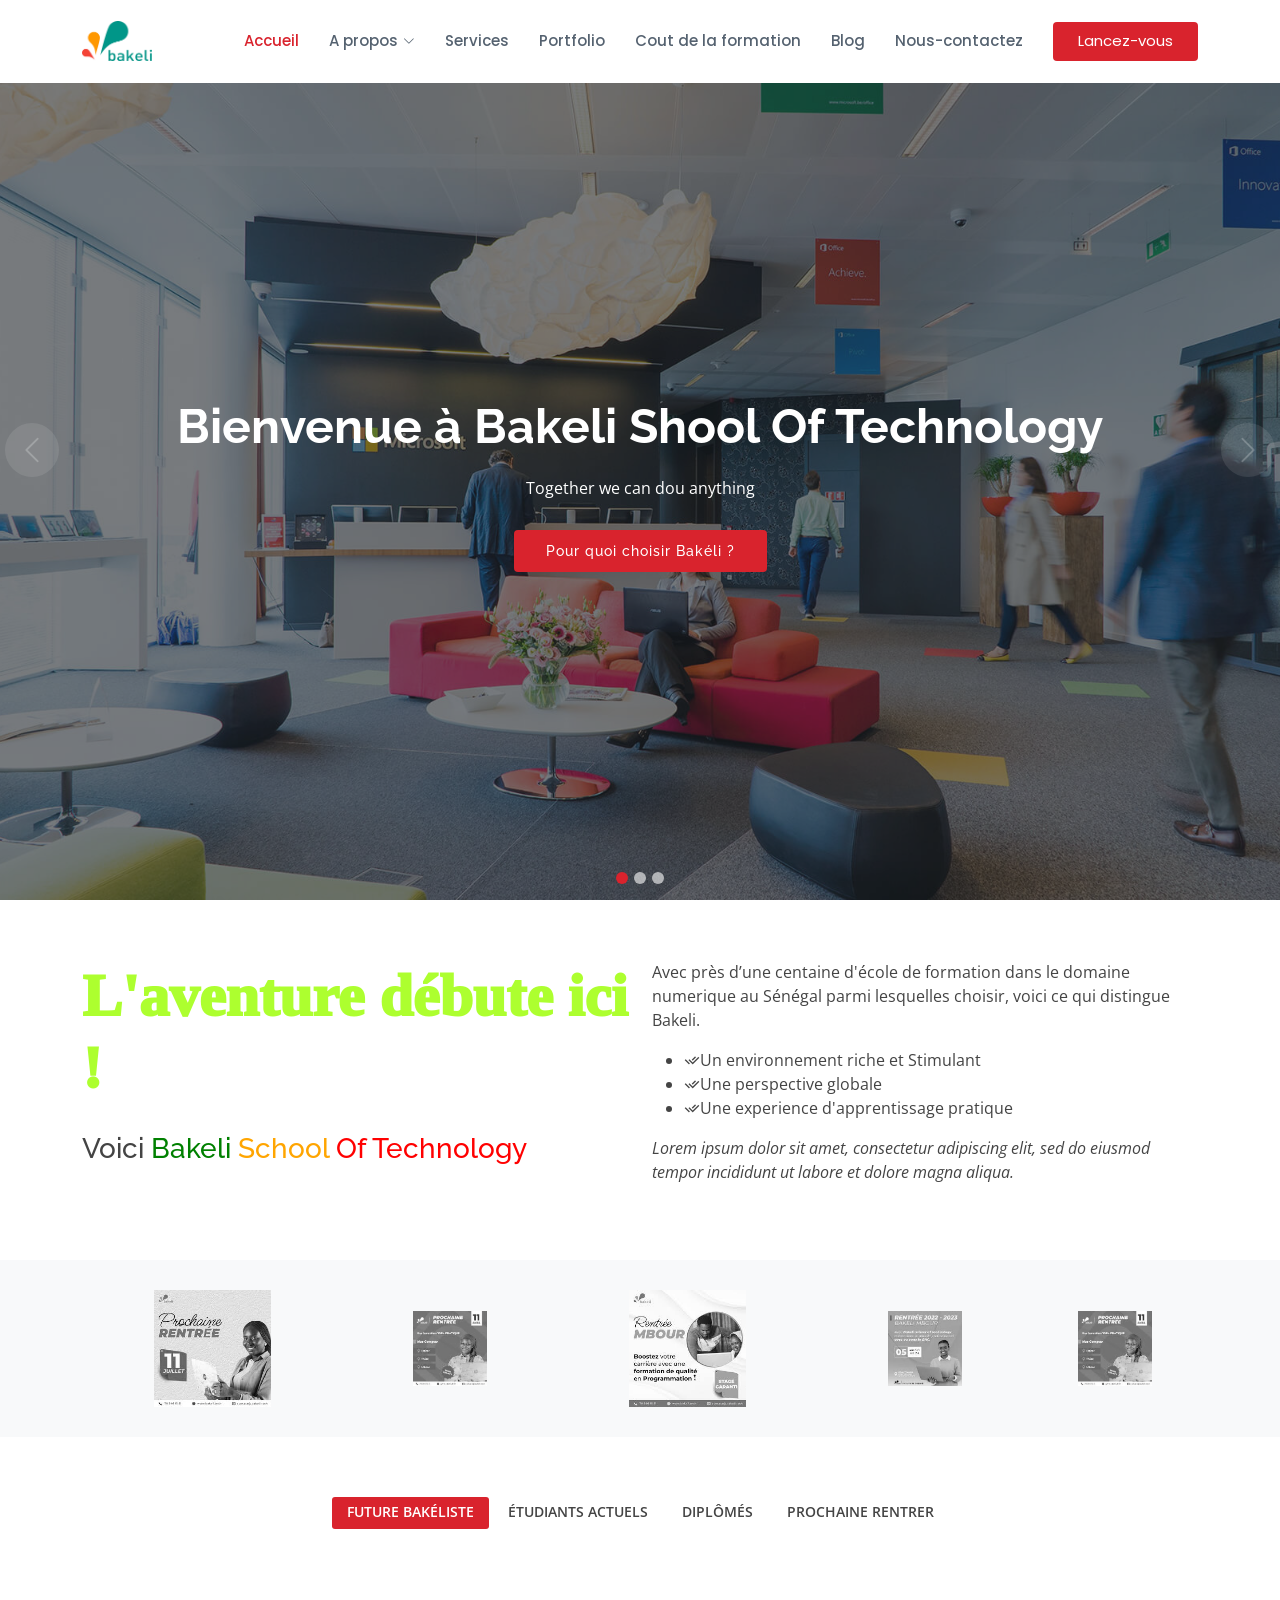
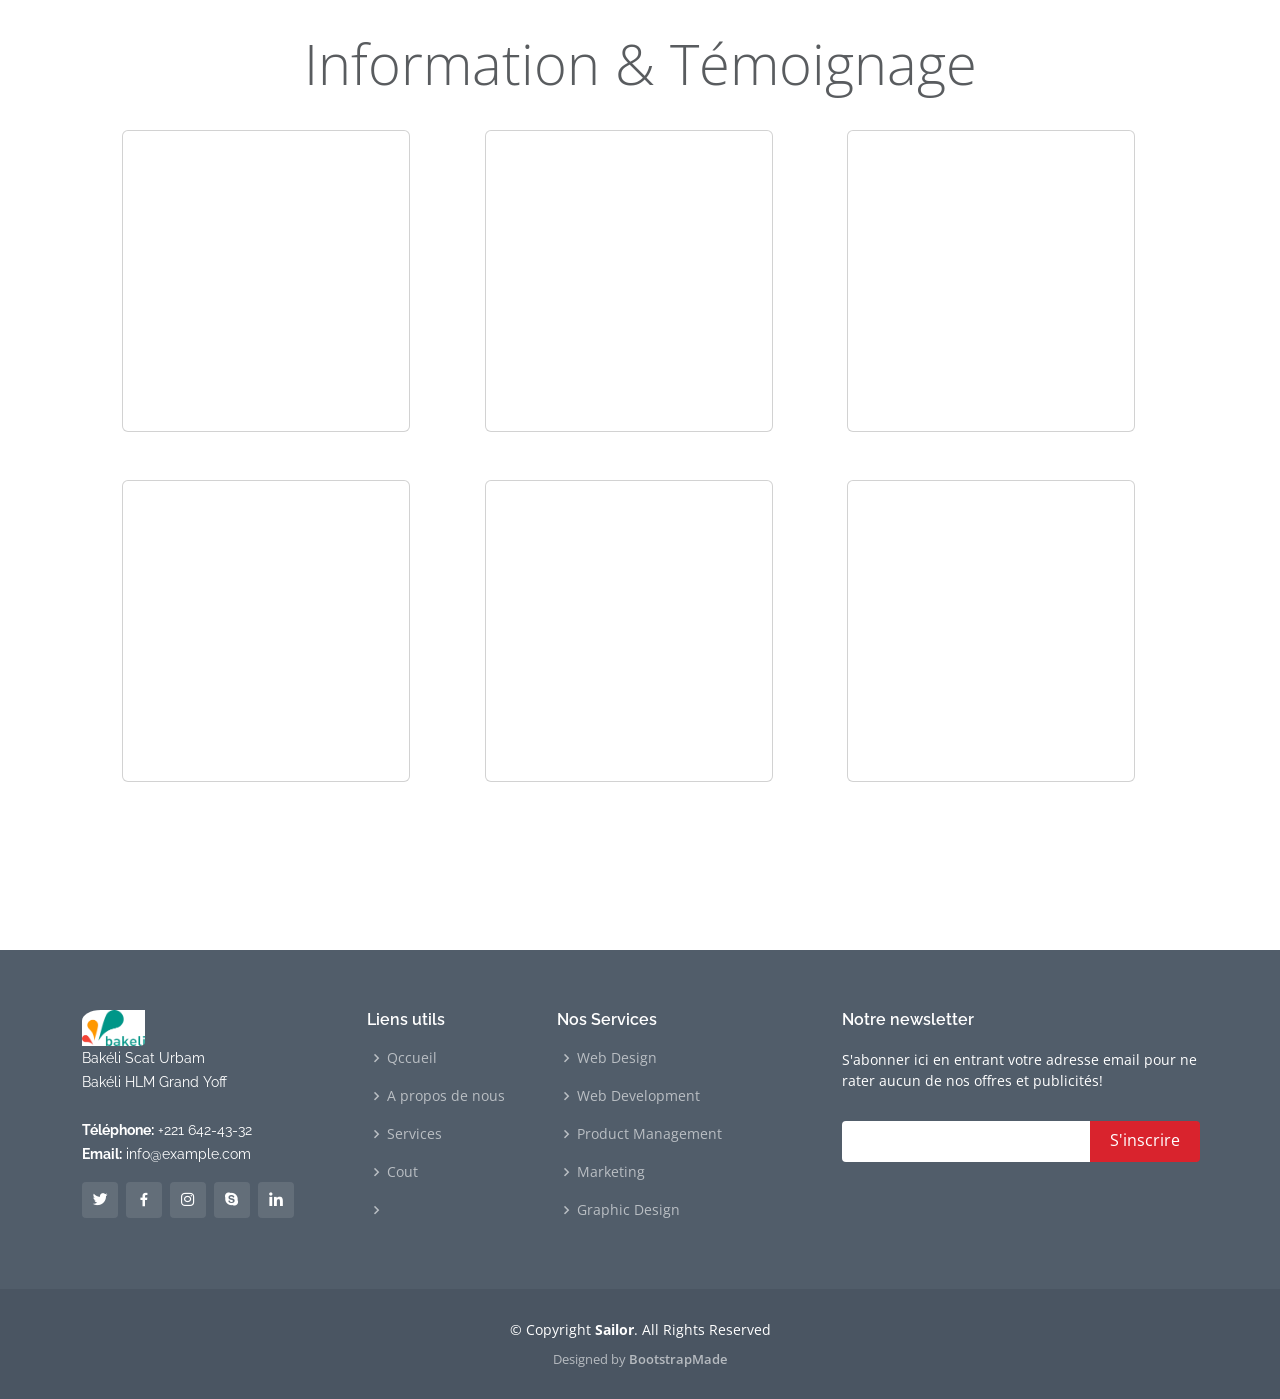
<file: docs/index.html>
<!DOCTYPE html>
<html lang="en">

<head>
  <meta charset="utf-8">
  <meta content="width=device-width, initial-scale=1.0" name="viewport">
  <link rel="stylesheet" href="css/style.css">
  <title>Site Web Bakeli shool of Technology</title>
  <link rel="stylesheet" href="/css/main.min.css">
  <meta content="" name="description">
  <meta content="" name="keywords">

  <!-- Favicons -->
  <link href="assets/img/favicon.png" rel="icon">
  <link href="assets/img/apple-touch-icon.png" rel="apple-touch-icon">

  <!-- Google Fonts -->
  <link href="https://fonts.googleapis.com/css?family=Open+Sans:300,300i,400,400i,600,600i,700,700i|Raleway:300,300i,400,400i,500,500i,600,600i,700,700i|Poppins:300,300i,400,400i,500,500i,600,600i,700,700i" rel="stylesheet">

  <!-- Vendor CSS Files -->
  <link href="assets/vendor/animate.css/animate.min.css" rel="stylesheet">
  <link href="assets/vendor/bootstrap/css/bootstrap.min.css" rel="stylesheet">
  <link href="assets/vendor/bootstrap-icons/bootstrap-icons.css" rel="stylesheet">
  <link href="assets/vendor/boxicons/css/boxicons.min.css" rel="stylesheet">
  <link href="assets/vendor/glightbox/css/glightbox.min.css" rel="stylesheet">
  <link href="assets/vendor/remixicon/remixicon.css" rel="stylesheet">
  <link href="assets/vendor/swiper/swiper-bundle.min.css" rel="stylesheet">

  <!-- Template Main CSS File -->
  <link href="assets/css/style.css" rel="stylesheet">

  <!-- =======================================================
  * Template Name: Sailor
  * Updated: Jul 27 2023 with Bootstrap v5.3.1
  * Template URL: https://bootstrapmade.com/sailor-free-bootstrap-theme/
  * Author: BootstrapMade.com
  * License: https://bootstrapmade.com/license/
  ======================================================== -->
</head>

<body>

  <!-- ======= Header ======= -->
  <header id="header" class="fixed-top d-flex align-items-center">
    <div class="container d-flex align-items-center">

      <!-- <h1 class="logo me-auto"><a href="index.html">Bakeli</a></h1> -->
      <!-- Uncomment below if you prefer to use an image logo -->
      <a href="index.html" class="logo me-auto"><img src="assets/img/bakeli.png" alt="" class="img-fluid"></a>

      <nav id="navbar" class="navbar">
        <ul>
          <li><a href="index.html" class="active">Accueil</a></li>

          <li class="dropdown"><a href="#"><span>A propos</span> <i class="bi bi-chevron-down"></i></a>
            <ul>
              <li><a href="about.html">A propos</a></li>
              <li><a href="team.html">Equipe</a></li>
              <li><a href="testimonials.html">Temoignage</a></li>

              <li class="dropdown"><a href="#"><span>Nos offres </span> <i class="bi bi-chevron-right"></i></a>
                <ul>
                  <li><a href="#">Postuler pour un emploi</a></li>
                  <li><a href="#">Autres</a></li>
                </ul>
              </li>
            </ul>
          </li>
          <li><a href="services.html">Services</a></li>
          <li><a href="portfolio.html">Portfolio</a></li>
          <li><a href="pricing.html">Cout de la formation</a></li>
          <li><a href="blog.html">Blog</a></li>

          <li><a href="contact.html">Nous-contactez</a></li>
          <li><a href="index.html" class="getstarted">Lancez-vous</a></li>
        </ul>
        <i class="bi bi-list mobile-nav-toggle"></i>
      </nav><!-- .navbar -->

    </div>
  </header><!-- End Header -->

  <!-- ======= Hero Section ======= -->
  <section id="hero">
    <div id="heroCarousel" data-bs-interval="5000" class="carousel slide carousel-fade" data-bs-ride="carousel">

      <ol class="carousel-indicators" id="hero-carousel-indicators"></ol>

      <div class="carousel-inner" role="listbox">

        <!-- Slide 1 -->
        <div class="carousel-item active" style="background-image: url(assets/img/slide/slide-1.jpg)">
          <div class="carousel-container">
            <div class="container">
              <h2 class="animate__animated animate__fadeInDown">Bienvenue à <span>Bakeli Shool Of Technology</span></h2>
              <p class="animate__animated animate__fadeInUp">Together we can dou anything </p>
              <a href="#about" class="btn-get-started animate__animated animate__fadeInUp scrollto">Pour quoi choisir Bakéli ?</a>
            </div>
          </div>
        </div>

        <!-- Slide 2 -->
        <div class="carousel-item" style="background-image: url(assets/img/slide/slide-2.jpg)">
          <div class="carousel-container">
            <div class="container">
              <h2 class="animate__animated animate__fadeInDown">Esprit d'équipe</h2>
              <p class="animate__animated animate__fadeInUp">Cultive le talents</p>
              <a href="#about" class="btn-get-started animate__animated animate__fadeInUp scrollto">Collaboration</a>
            </div>
          </div>
        </div>

        <!-- Slide 3 -->
        <div class="carousel-item" style="background-image: url(assets/img/slide/slide-3.jpg)">
          <div class="carousel-container">
            <div class="container">
              <h2 class="animate__animated animate__fadeInDown">Sequi ea ut et est quaerat</h2>
              <p class="animate__animated animate__fadeInUp">Ut velit est quam dolor ad a aliquid qui aliquid. Sequi ea ut et est quaerat sequi nihil ut aliquam. Occaecati alias dolorem mollitia ut. Similique ea voluptatem. Esse doloremque accusamus repellendus deleniti vel. Minus et tempore modi architecto.</p>
              <a href="#about" class="btn-get-started animate__animated animate__fadeInUp scrollto">Read More</a>
            </div>
          </div>
        </div>

      </div>

      <a class="carousel-control-prev" href="#heroCarousel" role="button" data-bs-slide="prev">
        <span class="carousel-control-prev-icon bi bi-chevron-left" aria-hidden="true"></span>
      </a>

      <a class="carousel-control-next" href="#heroCarousel" role="button" data-bs-slide="next">
        <span class="carousel-control-next-icon bi bi-chevron-right" aria-hidden="true"></span>
      </a>

    </div>
  </section><!-- End Hero -->

  <main id="main">

    <!-- ======= About Section ======= -->
    <section id="about" class="about">
      <div class="container">

        <div class="row ">
          <div class="col-lg-6">
            <h1 class="aventure vibrate">L'aventure débute ici !</h1>
            <h3 style="padding-top:20px;" class="float">Voici <span style="color: green;">Bakeli  </span><span style="color: orange;">  School</span><span style="color: red;">  Of Technology</span></h3>
          </div>
          <div class="col-lg-6 pt-4 pt-lg-0">
            <p>
              Avec près d’une centaine d'école de formation dans le domaine numerique au Sénégal  parmi lesquelles choisir, voici ce qui distingue Bakeli.

            </p>
            <ul>
              <li><i class="ri-check-double-line text-blue"></i>Un environnement riche et Stimulant</li>
              <li><i class="ri-check-double-line"></i>Une perspective globale</li>
              <li><i class="ri-check-double-line"></i>Une experience d'apprentissage pratique</li>
            </ul>
            <p class="fst-italic">
              Lorem ipsum dolor sit amet, consectetur adipiscing elit, sed do eiusmod tempor incididunt ut labore et dolore
              magna aliqua.
            </p>
          </div>
        </div>

      </div>
    </section><!-- End About Section -->

    <!-- ======= Clients Section ======= -->
    <section id="clients" class="clients section-bg">
      <div class="container">

        <div class="row">

          <div class="col-lg-3 col-md-4 col-12 d-flex align-items-center justify-content-center">
            <img src="assets/img/clients/slide1.jpeg" class="img-fluid" alt="">
          </div>

          <div class="col-lg-2 col-md-4 col-6 d-flex align-items-center justify-content-center">
            <a href="#"><img src="assets/img/clients/slide0.jpeg" class="img-fluid" alt=""></a>
          </div>

          <div class="col-lg-3 col-md-4 col-6 d-flex align-items-center justify-content-center">
            <img src="assets/img/clients/slide2.jpeg" class="img-fluid" alt="">
          </div>

          <div class="col-lg-2 col-md-4 col-6 d-flex align-items-center justify-content-center">
            <img src="assets/img/clients/slide3.jpeg" class="img-fluid" alt="">
          </div>

          <div class="col-lg-2 col-md-4 col-6 d-flex align-items-center justify-content-center">
            <img src="assets/img/clients/slide0.jpeg" class="img-fluid" alt="">
          </div>

        
        </div>

      </div>
    </section><!-- End Clients Section -->

    <!-- ======= Services Section ======= -->
    <!-- <section id="services" class="services">
      <div class="container">

        <div class="row">
          <div class="col-md-6">
            <div class="icon-box">
              <i class="bi bi-briefcase"></i>
              <h4><a href="#">Lorem Ipsum</a></h4>
              <p>Voluptatum deleniti atque corrupti quos dolores et quas molestias excepturi sint occaecati cupiditate non provident</p>
            </div>
          </div>
          <div class="col-md-6 mt-4 mt-md-0">
            <div class="icon-box">
              <i class="bi bi-card-checklist"></i>
              <h4><a href="#">Dolor Sitema</a></h4>
              <p>Minim veniam, quis nostrud exercitation ullamco laboris nisi ut aliquip ex ea commodo consequat tarad limino ata</p>
            </div>
          </div>
          <div class="col-md-6 mt-4 mt-md-0">
            <div class="icon-box">
              <i class="bi bi-bar-chart"></i>
              <h4><a href="#">Sed ut perspiciatis</a></h4>
              <p>Duis aute irure dolor in reprehenderit in voluptate velit esse cillum dolore eu fugiat nulla pariatur</p>
            </div>
          </div>
          <div class="col-md-6 mt-4 mt-md-0">
            <div class="icon-box">
              <i class="bi bi-binoculars"></i>
              <h4><a href="#">Nemo Enim</a></h4>
              <p>Excepteur sint occaecat cupidatat non proident, sunt in culpa qui officia deserunt mollit anim id est laborum</p>
            </div>
          </div>
          <div class="col-md-6 mt-4 mt-md-0">
            <div class="icon-box">
              <i class="bi bi-brightness-high"></i>
              <h4><a href="#">Magni Dolore</a></h4>
              <p>At vero eos et accusamus et iusto odio dignissimos ducimus qui blanditiis praesentium voluptatum deleniti atque</p>
            </div>
          </div>
          <div class="col-md-6 mt-4 mt-md-0">
            <div class="icon-box">
              <i class="bi bi-calendar4-week"></i>
              <h4><a href="#">Eiusmod Tempor</a></h4>
              <p>Et harum quidem rerum facilis est et expedita distinctio. Nam libero tempore, cum soluta nobis est eligendi</p>
            </div>
          </div>
        </div>

      </div>
    </section>End Services Section -->

    <!-- ======= Portfolio Section ======= -->
    <section id="portfolio" class="portfolio">
      <div class="container">
        <div class="row">
          <div class="col-lg-12 d-flex justify-content-center">
            <ul id="portfolio-flters">
             <li  class="filter-active"><a href="#"> <span style="color: white;"> Future Bakéliste</span> </a></li>
              <li class="filter" >Étudiants actuels</li>
              <li class="filter" >Diplômés</li>
              <li class="filter">Prochaine rentrer</li>
            </ul>
          </div>
        </div>
        <section class="cards">

     <div class="text-center">
      <div class="display-4 lead text-muted py-3 ml-auto mb-3 vibrate">Information & Témoignage</div>
     </div>
          <div class="container ms-auto">
              <div class="row mb-5 ms-3">
                  <div class="col col-md-4 img-hover">
                      <div class="card " style="width: 18rem;">
                        <iframe width="100%" height="300px" src="https://www.youtube.com/embed/8r6M4Dv_47I?si=Ew2y7Jxq1gfke01s" title="YouTube video player" frameborder="0" allow="accelerometer; autoplay; clipboard-write; encrypted-media; gyroscope; picture-in-picture; web-share" allowfullscreen></iframe> 
                        </div>
                  </div>
                  <div class="col col-md-4 img-hover ">
                      <div class="card" style="width: 18rem;">
                        <iframe width="100%" height="300" src="https://www.youtube.com/embed/p3A_KtthmNs?si=jF0kq1pFM96Y2jcA" title="YouTube video player" frameborder="0" allow="accelerometer; autoplay; clipboard-write; encrypted-media; gyroscope; picture-in-picture; web-share" allowfullscreen></iframe>
                        </div>
              </div>
              <div class="col col-md-4 img-hover">
                  <div class="card" style="width: 18rem;">
                    <iframe width="100%" height="300" src="https://www.youtube.com/embed/4lrCMgOWD08?si=rBNof-HrFBwYoWa7" title="YouTube video player" frameborder="0" allow="accelerometer; autoplay; clipboard-write; encrypted-media; gyroscope; picture-in-picture; web-share" allowfullscreen></iframe>
                    </div>
          </div>
            </div>
            </div>
              <!-- *********************************************** -->
              <div class="container ms-auto">
                <div class="row mb-5 ms-3">
                    <div class="col col-md-4 img-hover">
                        <div class="card " style="width: 18rem;">
                          <iframe width="100%" height="300" src="https://www.youtube.com/embed/cKO_T5M5ayM?si=lzVvDS7QyF0SZwsD" title="YouTube video player" frameborder="0" allow="accelerometer; autoplay; clipboard-write; encrypted-media; gyroscope; picture-in-picture; web-share" allowfullscreen></iframe>
                          </div>
                    </div>
                    <div class="col col-md-4 img-hover ">
                        <div class="card" style="width: 18rem;">
                          <iframe width="100%" height="300" src="https://www.youtube.com/embed/CeAD4nWA7xQ?si=nHAgmidnjXFTfH2B" title="YouTube video player" frameborder="0" allow="accelerometer; autoplay; clipboard-write; encrypted-media; gyroscope; picture-in-picture; web-share" allowfullscreen></iframe>
                          </div>
                </div>
                <div class="col col-md-4 img-hover">
                    <div class="card" style="width: 18rem;">
                      <iframe width="100%" height="300" src="https://www.youtube.com/embed/98-D0aXLSlQ?si=3MSenc6cQtmhfX-H" title="YouTube video player" frameborder="0" allow="accelerometer; autoplay; clipboard-write; encrypted-media; gyroscope; picture-in-picture; web-share" allowfullscreen></iframe>
                      
                      </div>
            </div>
              </div>
              </div>
              <!-- ********************************************** -->
              
      </section>

     
        

        </div>

      </div>
    </section><!-- End Portfolio Section -->

  </main><!-- End #main -->

  <!-- ======= Footer ======= -->
  <footer id="footer">
    <div class="footer-top">
      <div class="container">
        <div class="row">

          <div class="col-lg-3 col-md-6">
            <div class="footer-info">
              <a href="index.html" class="logo me-auto"><img src="assets/img/bakeli.png" alt="" width="24%" class="img-fluid" style="border-top-left-radius: 30%;border-bottom-right-radius: 10%;"></a>
              <p>
                Bakéli Scat Urbam <br>
                Bakéli HLM Grand Yoff<br><br>
                <strong>Téléphone:</strong> +221 642-43-32<br>
                <strong>Email:</strong> info@example.com<br>
              </p>
              <div class="social-links mt-3">
                <a href="#" class="twitter"><i class="bx bxl-twitter"></i></a>
                <a href="#" class="facebook"><i class="bx bxl-facebook"></i></a>
                <a href="#" class="instagram"><i class="bx bxl-instagram"></i></a>
                <a href="#" class="google-plus"><i class="bx bxl-skype"></i></a>
                <a href="#" class="linkedin"><i class="bx bxl-linkedin"></i></a>
              </div>
            </div>
          </div>

          <div class="col-lg-2 col-md-6 footer-links">
            <h4>Liens utils</h4>
            <ul>
              <li><i class="bx bx-chevron-right"></i> <a href="#">Qccueil</a></li>
              <li><i class="bx bx-chevron-right"></i> <a href="#">A propos de nous</a></li>
              <li><i class="bx bx-chevron-right"></i> <a href="#">Services</a></li>
              <li><i class="bx bx-chevron-right"></i> <a href="#">Cout</a></li>
              <li><i class="bx bx-chevron-right"></i> <a href="#"></a></li>
            </ul>
          </div>

          <div class="col-lg-3 col-md-6 footer-links">
            <h4>Nos Services</h4>
            <ul>
              <li><i class="bx bx-chevron-right"></i> <a href="#">Web Design</a></li>
              <li><i class="bx bx-chevron-right"></i> <a href="#">Web Development</a></li>
              <li><i class="bx bx-chevron-right"></i> <a href="#">Product Management</a></li>
              <li><i class="bx bx-chevron-right"></i> <a href="#">Marketing</a></li>
              <li><i class="bx bx-chevron-right"></i> <a href="#">Graphic Design</a></li>
            </ul>
          </div>

          <div class="col-lg-4 col-md-6 footer-newsletter">
            <h4>Notre newsletter</h4>
            <p>S'abonner ici en entrant votre adresse email pour ne rater aucun de nos offres et publicités!</p>
            <form action="" method="post">
              <input type="email" name="email"><input type="submit" value="S'inscrire">
            </form>

          </div>

        </div>
      </div>
    </div>

    <div class="container">
      <div class="copyright">
        &copy; Copyright <strong><span>Sailor</span></strong>. All Rights Reserved
      </div>
      <div class="credits">
        <!-- All the links in the footer should remain intact. -->
        <!-- You can delete the links only if you purchased the pro version. -->
        <!-- Licensing information: https://bootstrapmade.com/license/ -->
        <!-- Purchase the pro version with working PHP/AJAX contact form: https://bootstrapmade.com/sailor-free-bootstrap-theme/ -->
        Designed by <a href="https://bootstrapmade.com/">BootstrapMade</a>
      </div>
    </div>
  </footer><!-- End Footer -->

  <a href="#" class="back-to-top d-flex align-items-center justify-content-center"><i class="bi bi-arrow-up-short"></i></a>

  <!-- Vendor JS Files -->
  <script src="assets/vendor/bootstrap/js/bootstrap.bundle.min.js"></script>
  <script src="assets/vendor/glightbox/js/glightbox.min.js"></script>
  <script src="assets/vendor/isotope-layout/isotope.pkgd.min.js"></script>
  <script src="assets/vendor/swiper/swiper-bundle.min.js"></script>
  <script src="assets/vendor/waypoints/noframework.waypoints.js"></script>
  <script src="assets/vendor/php-email-form/validate.js"></script>

  <!-- Template Main JS File -->
  <script src="assets/js/main.js"></script>

</body>

</html>
</file>
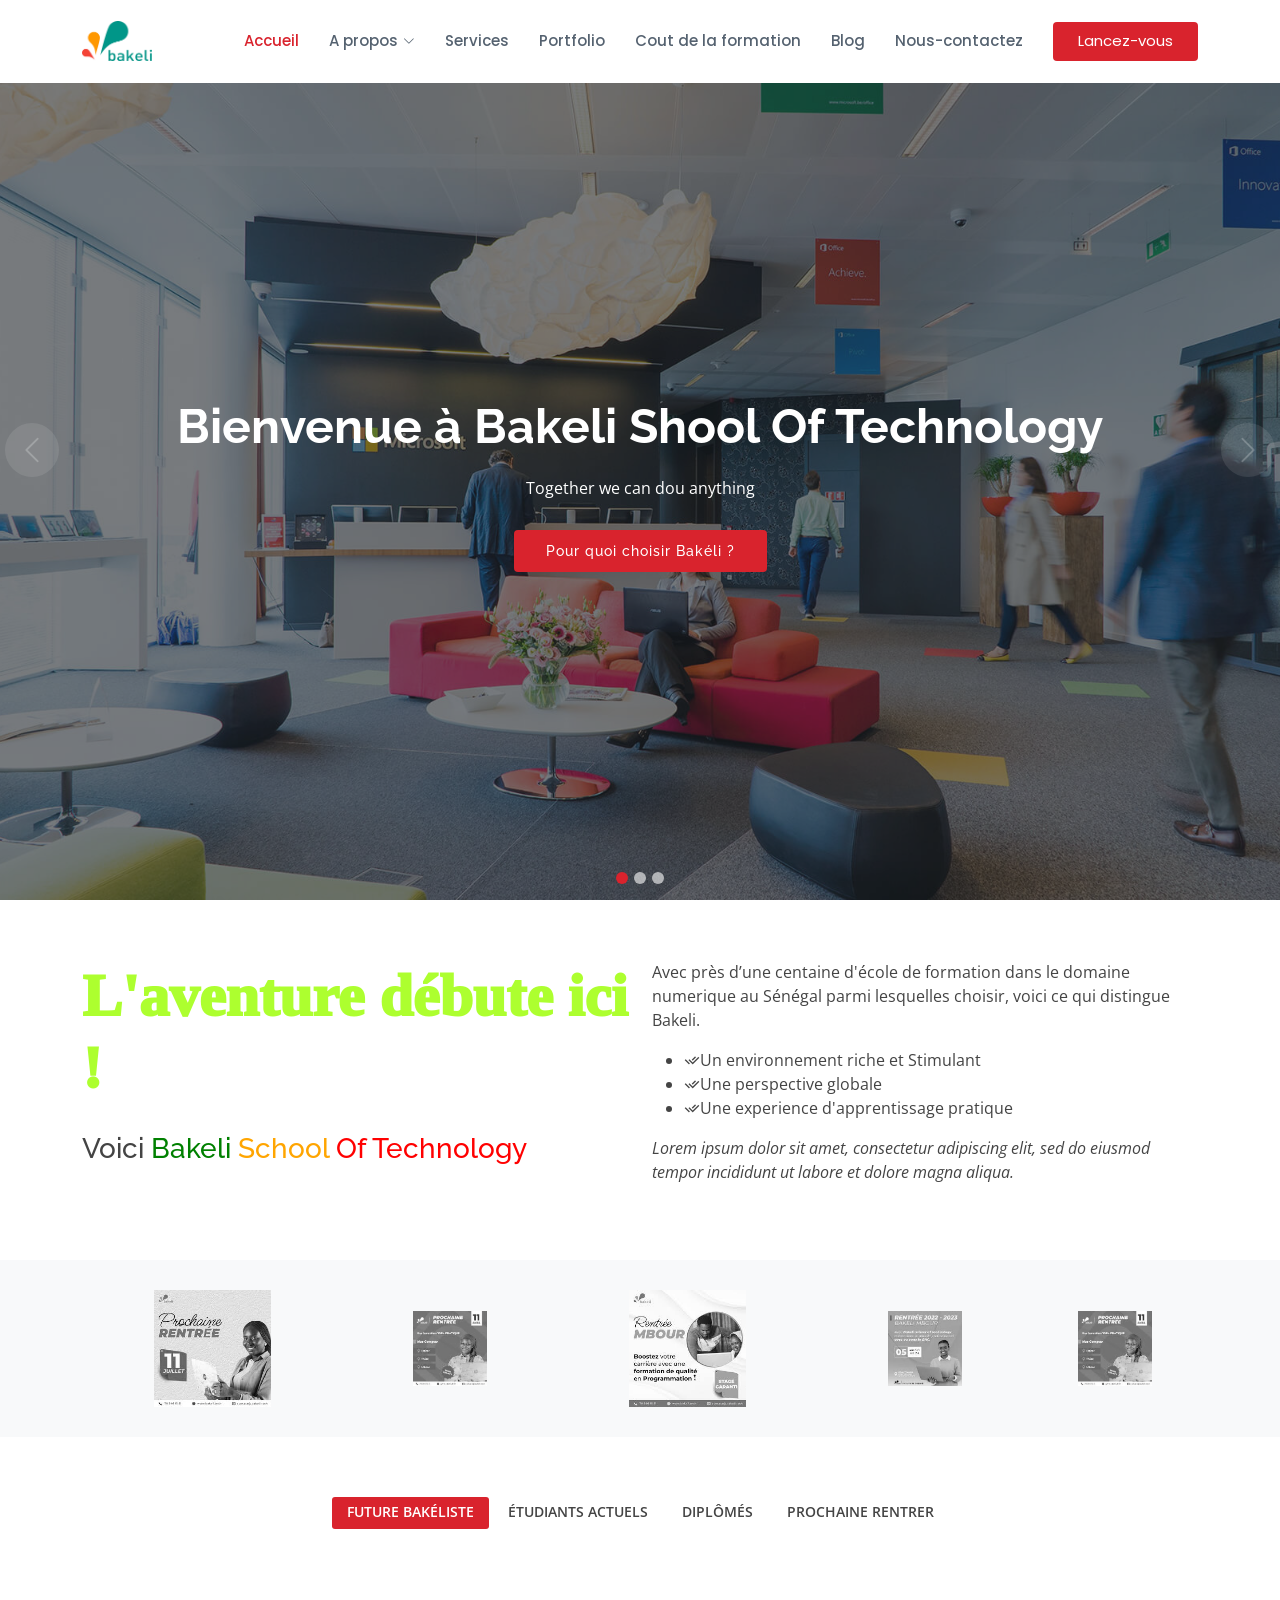
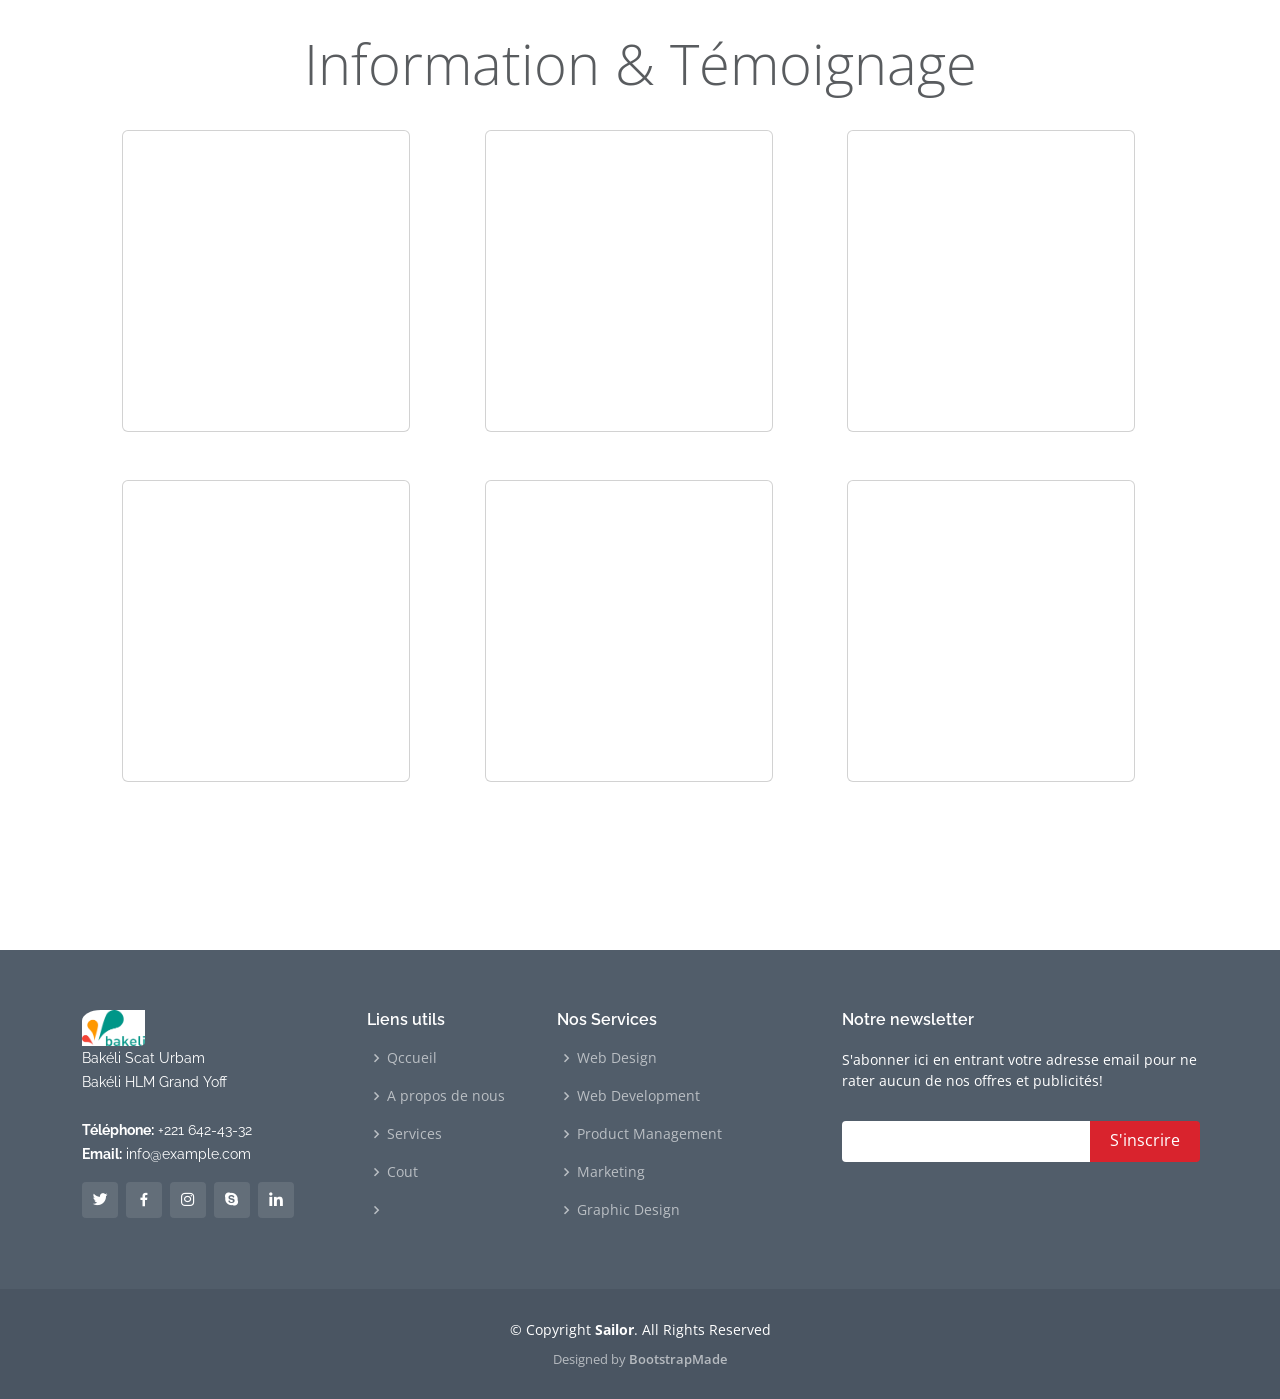
<file: Sailor/index.html>
<!DOCTYPE html>
<html lang="en">

<head>
  <meta charset="utf-8">
  <meta content="width=device-width, initial-scale=1.0" name="viewport">
  <link rel="stylesheet" href="css/style.css">
  <title>Site Web Bakeli shool of Technology</title>
  <link rel="stylesheet" href="/css/main.min.css">
  <meta content="" name="description">
  <meta content="" name="keywords">

  <!-- Favicons -->
  <link href="assets/img/favicon.png" rel="icon">
  <link href="assets/img/apple-touch-icon.png" rel="apple-touch-icon">

  <!-- Google Fonts -->
  <link href="https://fonts.googleapis.com/css?family=Open+Sans:300,300i,400,400i,600,600i,700,700i|Raleway:300,300i,400,400i,500,500i,600,600i,700,700i|Poppins:300,300i,400,400i,500,500i,600,600i,700,700i" rel="stylesheet">

  <!-- Vendor CSS Files -->
  <link href="assets/vendor/animate.css/animate.min.css" rel="stylesheet">
  <link href="assets/vendor/bootstrap/css/bootstrap.min.css" rel="stylesheet">
  <link href="assets/vendor/bootstrap-icons/bootstrap-icons.css" rel="stylesheet">
  <link href="assets/vendor/boxicons/css/boxicons.min.css" rel="stylesheet">
  <link href="assets/vendor/glightbox/css/glightbox.min.css" rel="stylesheet">
  <link href="assets/vendor/remixicon/remixicon.css" rel="stylesheet">
  <link href="assets/vendor/swiper/swiper-bundle.min.css" rel="stylesheet">

  <!-- Template Main CSS File -->
  <link href="assets/css/style.css" rel="stylesheet">

  <!-- =======================================================
  * Template Name: Sailor
  * Updated: Jul 27 2023 with Bootstrap v5.3.1
  * Template URL: https://bootstrapmade.com/sailor-free-bootstrap-theme/
  * Author: BootstrapMade.com
  * License: https://bootstrapmade.com/license/
  ======================================================== -->
</head>

<body>

  <!-- ======= Header ======= -->
  <header id="header" class="fixed-top d-flex align-items-center">
    <div class="container d-flex align-items-center">

      <!-- <h1 class="logo me-auto"><a href="index.html">Bakeli</a></h1> -->
      <!-- Uncomment below if you prefer to use an image logo -->
      <a href="index.html" class="logo me-auto"><img src="assets/img/bakeli.png" alt="" class="img-fluid"></a>

      <nav id="navbar" class="navbar">
        <ul>
          <li><a href="index.html" class="active">Accueil</a></li>

          <li class="dropdown"><a href="#"><span>A propos</span> <i class="bi bi-chevron-down"></i></a>
            <ul>
              <li><a href="./about.html">A propos</a></li>
              <li><a href="./team.html">Equipe</a></li>
              <li><a href="./testimonials.html">Temoignage</a></li>

              <li class="dropdown"><a href="#"><span>Nos offres </span> <i class="bi bi-chevron-right"></i></a>
                <ul>
                  <li><a href="#">Postuler pour un emploi</a></li>
                  <li><a href="#">Autres</a></li>
                </ul>
              </li>
            </ul>
          </li>
          <li><a href="services.html">Services</a></li>
          <li><a href="portfolio.html">Portfolio</a></li>
          <li><a href="pricing.html">Cout de la formation</a></li>
          <li><a href="blog.html">Blog</a></li>

          <li><a href="contact.html">Nous-contactez</a></li>
          <li><a href="index.html" class="getstarted">Lancez-vous</a></li>
        </ul>
        <i class="bi bi-list mobile-nav-toggle"></i>
      </nav><!-- .navbar -->

    </div>
  </header><!-- End Header -->

  <!-- ======= Hero Section ======= -->
  <section id="hero">
    <div id="heroCarousel" data-bs-interval="5000" class="carousel slide carousel-fade" data-bs-ride="carousel">

      <ol class="carousel-indicators" id="hero-carousel-indicators"></ol>

      <div class="carousel-inner" role="listbox">

        <!-- Slide 1 -->
        <div class="carousel-item active" style="background-image: url(assets/img/slide/slide-1.jpg)">
          <div class="carousel-container">
            <div class="container">
              <h2 class="animate__animated animate__fadeInDown">Bienvenue à <span>Bakeli Shool Of Technology</span></h2>
              <p class="animate__animated animate__fadeInUp">Together we can dou anything </p>
              <a href="#about" class="btn-get-started animate__animated animate__fadeInUp scrollto">Pour quoi choisir Bakéli ?</a>
            </div>
          </div>
        </div>

        <!-- Slide 2 -->
        <div class="carousel-item" style="background-image: url(assets/img/slide/slide-2.jpg)">
          <div class="carousel-container">
            <div class="container">
              <h2 class="animate__animated animate__fadeInDown">Esprit d'équipe</h2>
              <p class="animate__animated animate__fadeInUp">Cultive le talents</p>
              <a href="#about" class="btn-get-started animate__animated animate__fadeInUp scrollto">Collaboration</a>
            </div>
          </div>
        </div>

        <!-- Slide 3 -->
        <div class="carousel-item" style="background-image: url(assets/img/slide/slide-3.jpg)">
          <div class="carousel-container">
            <div class="container">
              <h2 class="animate__animated animate__fadeInDown">Sequi ea ut et est quaerat</h2>
              <p class="animate__animated animate__fadeInUp">Ut velit est quam dolor ad a aliquid qui aliquid. Sequi ea ut et est quaerat sequi nihil ut aliquam. Occaecati alias dolorem mollitia ut. Similique ea voluptatem. Esse doloremque accusamus repellendus deleniti vel. Minus et tempore modi architecto.</p>
              <a href="#about" class="btn-get-started animate__animated animate__fadeInUp scrollto">Read More</a>
            </div>
          </div>
        </div>

      </div>

      <a class="carousel-control-prev" href="#heroCarousel" role="button" data-bs-slide="prev">
        <span class="carousel-control-prev-icon bi bi-chevron-left" aria-hidden="true"></span>
      </a>

      <a class="carousel-control-next" href="#heroCarousel" role="button" data-bs-slide="next">
        <span class="carousel-control-next-icon bi bi-chevron-right" aria-hidden="true"></span>
      </a>

    </div>
  </section><!-- End Hero -->

  <main id="main">

    <!-- ======= About Section ======= -->
    <section id="about" class="about">
      <div class="container">

        <div class="row ">
          <div class="col-lg-6">
            <h1 class="aventure vibrate">L'aventure débute ici !</h1>
            <h3 style="padding-top:20px;" class="float">Voici <span style="color: green;">Bakeli  </span><span style="color: orange;">  School</span><span style="color: red;">  Of Technology</span></h3>
          </div>
          <div class="col-lg-6 pt-4 pt-lg-0">
            <p>
              Avec près d’une centaine d'école de formation dans le domaine numerique au Sénégal  parmi lesquelles choisir, voici ce qui distingue Bakeli.

            </p>
            <ul>
              <li><i class="ri-check-double-line text-blue"></i>Un environnement riche et Stimulant</li>
              <li><i class="ri-check-double-line"></i>Une perspective globale</li>
              <li><i class="ri-check-double-line"></i>Une experience d'apprentissage pratique</li>
            </ul>
            <p class="fst-italic">
              Lorem ipsum dolor sit amet, consectetur adipiscing elit, sed do eiusmod tempor incididunt ut labore et dolore
              magna aliqua.
            </p>
          </div>
        </div>

      </div>
    </section><!-- End About Section -->

    <!-- ======= Clients Section ======= -->
    <section id="clients" class="clients section-bg">
      <div class="container">

        <div class="row">

          <div class="col-lg-3 col-md-4 col-12 d-flex align-items-center justify-content-center">
            <img src="assets/img/clients/slide1.jpeg" class="img-fluid" alt="">
          </div>

          <div class="col-lg-2 col-md-4 col-6 d-flex align-items-center justify-content-center">
            <a href="#"><img src="assets/img/clients/slide0.jpeg" class="img-fluid" alt=""></a>
          </div>

          <div class="col-lg-3 col-md-4 col-6 d-flex align-items-center justify-content-center">
            <img src="assets/img/clients/slide2.jpeg" class="img-fluid" alt="">
          </div>

          <div class="col-lg-2 col-md-4 col-6 d-flex align-items-center justify-content-center">
            <img src="assets/img/clients/slide3.jpeg" class="img-fluid" alt="">
          </div>

          <div class="col-lg-2 col-md-4 col-6 d-flex align-items-center justify-content-center">
            <img src="assets/img/clients/slide0.jpeg" class="img-fluid" alt="">
          </div>

        
        </div>

      </div>
    </section><!-- End Clients Section -->

    <!-- ======= Services Section ======= -->
    <!-- <section id="services" class="services">
      <div class="container">

        <div class="row">
          <div class="col-md-6">
            <div class="icon-box">
              <i class="bi bi-briefcase"></i>
              <h4><a href="#">Lorem Ipsum</a></h4>
              <p>Voluptatum deleniti atque corrupti quos dolores et quas molestias excepturi sint occaecati cupiditate non provident</p>
            </div>
          </div>
          <div class="col-md-6 mt-4 mt-md-0">
            <div class="icon-box">
              <i class="bi bi-card-checklist"></i>
              <h4><a href="#">Dolor Sitema</a></h4>
              <p>Minim veniam, quis nostrud exercitation ullamco laboris nisi ut aliquip ex ea commodo consequat tarad limino ata</p>
            </div>
          </div>
          <div class="col-md-6 mt-4 mt-md-0">
            <div class="icon-box">
              <i class="bi bi-bar-chart"></i>
              <h4><a href="#">Sed ut perspiciatis</a></h4>
              <p>Duis aute irure dolor in reprehenderit in voluptate velit esse cillum dolore eu fugiat nulla pariatur</p>
            </div>
          </div>
          <div class="col-md-6 mt-4 mt-md-0">
            <div class="icon-box">
              <i class="bi bi-binoculars"></i>
              <h4><a href="#">Nemo Enim</a></h4>
              <p>Excepteur sint occaecat cupidatat non proident, sunt in culpa qui officia deserunt mollit anim id est laborum</p>
            </div>
          </div>
          <div class="col-md-6 mt-4 mt-md-0">
            <div class="icon-box">
              <i class="bi bi-brightness-high"></i>
              <h4><a href="#">Magni Dolore</a></h4>
              <p>At vero eos et accusamus et iusto odio dignissimos ducimus qui blanditiis praesentium voluptatum deleniti atque</p>
            </div>
          </div>
          <div class="col-md-6 mt-4 mt-md-0">
            <div class="icon-box">
              <i class="bi bi-calendar4-week"></i>
              <h4><a href="#">Eiusmod Tempor</a></h4>
              <p>Et harum quidem rerum facilis est et expedita distinctio. Nam libero tempore, cum soluta nobis est eligendi</p>
            </div>
          </div>
        </div>

      </div>
    </section>End Services Section -->

    <!-- ======= Portfolio Section ======= -->
    <section id="portfolio" class="portfolio">
      <div class="container">
        <div class="row">
          <div class="col-lg-12 d-flex justify-content-center">
            <ul id="portfolio-flters">
             <li  class="filter-active"><a href="#"> <span style="color: white;"> Future Bakéliste</span> </a></li>
              <li class="filter" >Étudiants actuels</li>
              <li class="filter" >Diplômés</li>
              <li class="filter">Prochaine rentrer</li>
            </ul>
          </div>
        </div>
        <section class="cards">

     <div class="text-center">
      <div class="display-4 lead text-muted py-3 ml-auto mb-3 vibrate">Information & Témoignage</div>
     </div>
          <div class="container ms-auto">
              <div class="row mb-5 ms-3">
                  <div class="col col-md-4 img-hover">
                      <div class="card " style="width: 18rem;">
                        <iframe width="100%" height="300px" src="https://www.youtube.com/embed/8r6M4Dv_47I?si=Ew2y7Jxq1gfke01s" title="YouTube video player" frameborder="0" allow="accelerometer; autoplay; clipboard-write; encrypted-media; gyroscope; picture-in-picture; web-share" allowfullscreen></iframe> 
                        </div>
                  </div>
                  <div class="col col-md-4 img-hover ">
                      <div class="card" style="width: 18rem;">
                        <iframe width="100%" height="300" src="https://www.youtube.com/embed/p3A_KtthmNs?si=jF0kq1pFM96Y2jcA" title="YouTube video player" frameborder="0" allow="accelerometer; autoplay; clipboard-write; encrypted-media; gyroscope; picture-in-picture; web-share" allowfullscreen></iframe>
                        </div>
              </div>
              <div class="col col-md-4 img-hover">
                  <div class="card" style="width: 18rem;">
                    <iframe width="100%" height="300" src="https://www.youtube.com/embed/4lrCMgOWD08?si=rBNof-HrFBwYoWa7" title="YouTube video player" frameborder="0" allow="accelerometer; autoplay; clipboard-write; encrypted-media; gyroscope; picture-in-picture; web-share" allowfullscreen></iframe>
                    </div>
          </div>
            </div>
            </div>
              <!-- *********************************************** -->
              <div class="container ms-auto">
                <div class="row mb-5 ms-3">
                    <div class="col col-md-4 img-hover">
                        <div class="card " style="width: 18rem;">
                          <iframe width="100%" height="300" src="https://www.youtube.com/embed/cKO_T5M5ayM?si=lzVvDS7QyF0SZwsD" title="YouTube video player" frameborder="0" allow="accelerometer; autoplay; clipboard-write; encrypted-media; gyroscope; picture-in-picture; web-share" allowfullscreen></iframe>
                          </div>
                    </div>
                    <div class="col col-md-4 img-hover ">
                        <div class="card" style="width: 18rem;">
                          <iframe width="100%" height="300" src="https://www.youtube.com/embed/CeAD4nWA7xQ?si=nHAgmidnjXFTfH2B" title="YouTube video player" frameborder="0" allow="accelerometer; autoplay; clipboard-write; encrypted-media; gyroscope; picture-in-picture; web-share" allowfullscreen></iframe>
                          </div>
                </div>
                <div class="col col-md-4 img-hover">
                    <div class="card" style="width: 18rem;">
                      <iframe width="100%" height="300" src="https://www.youtube.com/embed/98-D0aXLSlQ?si=3MSenc6cQtmhfX-H" title="YouTube video player" frameborder="0" allow="accelerometer; autoplay; clipboard-write; encrypted-media; gyroscope; picture-in-picture; web-share" allowfullscreen></iframe>
                      
                      </div>
            </div>
              </div>
              </div>
              <!-- ********************************************** -->
              
      </section>

     
        

        </div>

      </div>
    </section><!-- End Portfolio Section -->

  </main><!-- End #main -->

  <!-- ======= Footer ======= -->
  <footer id="footer">
    <div class="footer-top">
      <div class="container">
        <div class="row">

          <div class="col-lg-3 col-md-6">
            <div class="footer-info">
              <a href="index.html" class="logo me-auto"><img src="assets/img/bakeli.png" alt="" width="24%" class="img-fluid" style="border-top-left-radius: 30%;border-bottom-right-radius: 10%;"></a>
              <p>
                Bakéli Scat Urbam <br>
                Bakéli HLM Grand Yoff<br><br>
                <strong>Téléphone:</strong> +221 642-43-32<br>
                <strong>Email:</strong> info@example.com<br>
              </p>
              <div class="social-links mt-3">
                <a href="#" class="twitter"><i class="bx bxl-twitter"></i></a>
                <a href="#" class="facebook"><i class="bx bxl-facebook"></i></a>
                <a href="#" class="instagram"><i class="bx bxl-instagram"></i></a>
                <a href="#" class="google-plus"><i class="bx bxl-skype"></i></a>
                <a href="#" class="linkedin"><i class="bx bxl-linkedin"></i></a>
              </div>
            </div>
          </div>

          <div class="col-lg-2 col-md-6 footer-links">
            <h4>Liens utils</h4>
            <ul>
              <li><i class="bx bx-chevron-right"></i> <a href="#">Qccueil</a></li>
              <li><i class="bx bx-chevron-right"></i> <a href="#">A propos de nous</a></li>
              <li><i class="bx bx-chevron-right"></i> <a href="#">Services</a></li>
              <li><i class="bx bx-chevron-right"></i> <a href="#">Cout</a></li>
              <li><i class="bx bx-chevron-right"></i> <a href="#"></a></li>
            </ul>
          </div>

          <div class="col-lg-3 col-md-6 footer-links">
            <h4>Nos Services</h4>
            <ul>
              <li><i class="bx bx-chevron-right"></i> <a href="#">Web Design</a></li>
              <li><i class="bx bx-chevron-right"></i> <a href="#">Web Development</a></li>
              <li><i class="bx bx-chevron-right"></i> <a href="#">Product Management</a></li>
              <li><i class="bx bx-chevron-right"></i> <a href="#">Marketing</a></li>
              <li><i class="bx bx-chevron-right"></i> <a href="#">Graphic Design</a></li>
            </ul>
          </div>

          <div class="col-lg-4 col-md-6 footer-newsletter">
            <h4>Notre newsletter</h4>
            <p>S'abonner ici en entrant votre adresse email pour ne rater aucun de nos offres et publicités!</p>
            <form action="" method="post">
              <input type="email" name="email"><input type="submit" value="S'inscrire">
            </form>

          </div>

        </div>
      </div>
    </div>

    <div class="container">
      <div class="copyright">
        &copy; Copyright <strong><span>Sailor</span></strong>. All Rights Reserved
      </div>
      <div class="credits">
        <!-- All the links in the footer should remain intact. -->
        <!-- You can delete the links only if you purchased the pro version. -->
        <!-- Licensing information: https://bootstrapmade.com/license/ -->
        <!-- Purchase the pro version with working PHP/AJAX contact form: https://bootstrapmade.com/sailor-free-bootstrap-theme/ -->
        Designed by <a href="https://bootstrapmade.com/">BootstrapMade</a>
      </div>
    </div>
  </footer><!-- End Footer -->

  <a href="#" class="back-to-top d-flex align-items-center justify-content-center"><i class="bi bi-arrow-up-short"></i></a>

  <!-- Vendor JS Files -->
  <script src="assets/vendor/bootstrap/js/bootstrap.bundle.min.js"></script>
  <script src="assets/vendor/glightbox/js/glightbox.min.js"></script>
  <script src="assets/vendor/isotope-layout/isotope.pkgd.min.js"></script>
  <script src="assets/vendor/swiper/swiper-bundle.min.js"></script>
  <script src="assets/vendor/waypoints/noframework.waypoints.js"></script>
  <script src="assets/vendor/php-email-form/validate.js"></script>

  <!-- Template Main JS File -->
  <script src="assets/js/main.js"></script>

</body>

</html>
</file>
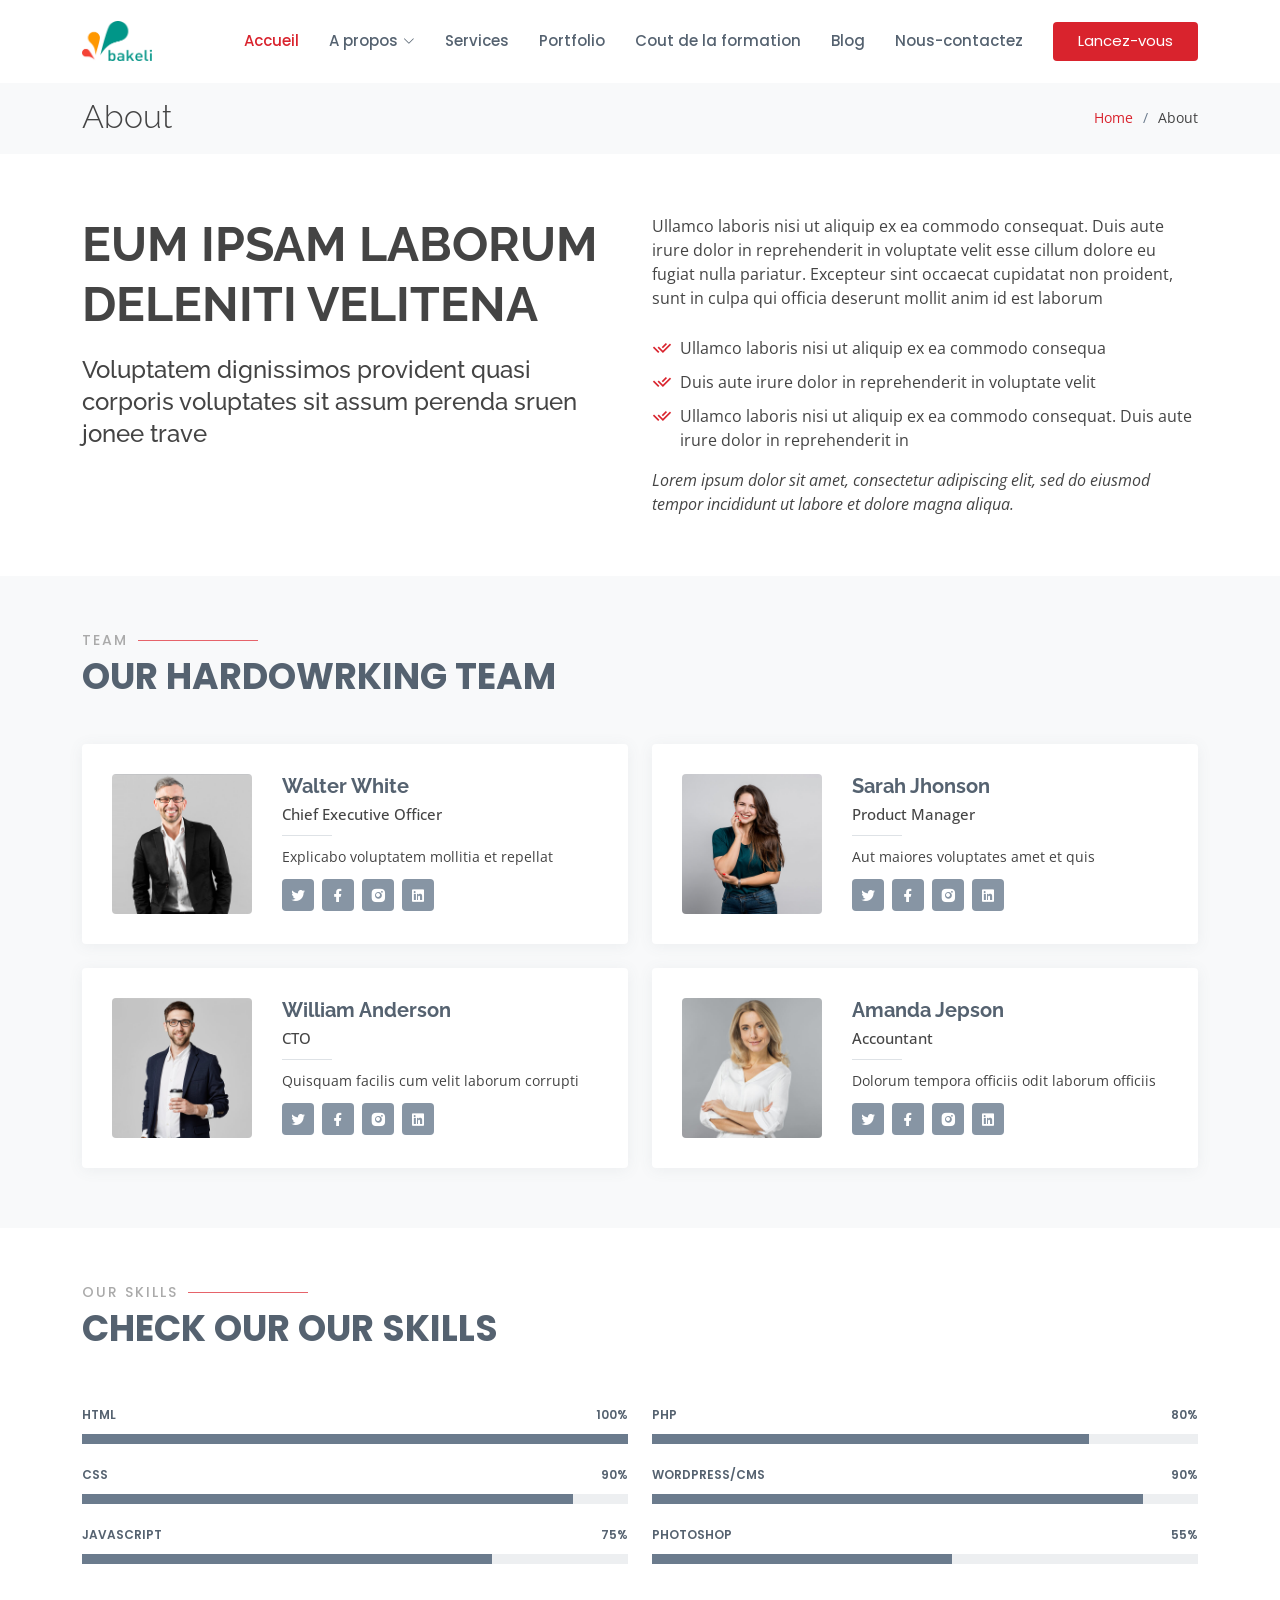
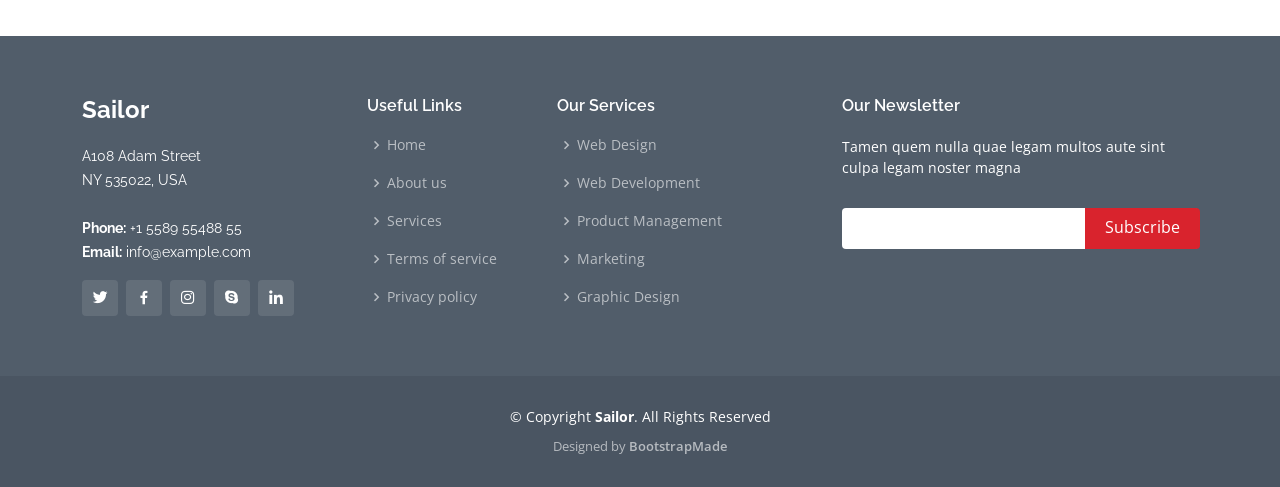
<file: docs/about.html>
<!DOCTYPE html>
<html lang="en">

<head>
  <meta charset="utf-8">
  <meta content="width=device-width, initial-scale=1.0" name="viewport">

  <title>About - Sailor Bootstrap Template</title>
  <meta content="" name="description">
  <meta content="" name="keywords">

  <!-- Favicons -->
  <link href="assets/img/favicon.png" rel="icon">
  <link href="assets/img/apple-touch-icon.png" rel="apple-touch-icon">

  <!-- Google Fonts -->
  <link href="https://fonts.googleapis.com/css?family=Open+Sans:300,300i,400,400i,600,600i,700,700i|Raleway:300,300i,400,400i,500,500i,600,600i,700,700i|Poppins:300,300i,400,400i,500,500i,600,600i,700,700i" rel="stylesheet">

  <!-- Vendor CSS Files -->
  <link href="assets/vendor/animate.css/animate.min.css" rel="stylesheet">
  <link href="assets/vendor/bootstrap/css/bootstrap.min.css" rel="stylesheet">
  <link href="assets/vendor/bootstrap-icons/bootstrap-icons.css" rel="stylesheet">
  <link href="assets/vendor/boxicons/css/boxicons.min.css" rel="stylesheet">
  <link href="assets/vendor/glightbox/css/glightbox.min.css" rel="stylesheet">
  <link href="assets/vendor/remixicon/remixicon.css" rel="stylesheet">
  <link href="assets/vendor/swiper/swiper-bundle.min.css" rel="stylesheet">

  <!-- Template Main CSS File -->
  <link href="assets/css/style.css" rel="stylesheet">

  <!-- =======================================================
  * Template Name: Sailor
  * Updated: Jul 27 2023 with Bootstrap v5.3.1
  * Template URL: https://bootstrapmade.com/sailor-free-bootstrap-theme/
  * Author: BootstrapMade.com
  * License: https://bootstrapmade.com/license/
  ======================================================== -->
</head>

<body>

  <!-- ======= Header ======= -->
  <header id="header" class="fixed-top d-flex align-items-center">
    <div class="container d-flex align-items-center">

      <!-- <h1 class="logo me-auto"><a href="index.html">Bakeli</a></h1> -->
      <!-- Uncomment below if you prefer to use an image logo -->
      <a href="index.html" class="logo me-auto"><img src="assets/img/bakeli.png" alt="" class="img-fluid"></a>

      <nav id="navbar" class="navbar">
        <ul>
          <li><a href="index.html" class="active">Accueil</a></li>

          <li class="dropdown"><a href="#"><span>A propos</span> <i class="bi bi-chevron-down"></i></a>
            <ul>
              <li><a href="about.html">A propos</a></li>
              <li><a href="team.html">Equipe</a></li>
              <li><a href="testimonials.html">Temoignage</a></li>

              <li class="dropdown"><a href="#"><span>Nos offres </span> <i class="bi bi-chevron-right"></i></a>
                <ul>
                  <li><a href="#">Postuler pour un emploi</a></li>
                  <li><a href="#">Autres</a></li>
                </ul>
              </li>
            </ul>
          </li>
          <li><a href="services.html">Services</a></li>
          <li><a href="portfolio.html">Portfolio</a></li>
          <li><a href="pricing.html">Cout de la formation</a></li>
          <li><a href="blog.html">Blog</a></li>

          <li><a href="contact.html">Nous-contactez</a></li>
          <li><a href="index.html" class="getstarted">Lancez-vous</a></li>
        </ul>
        <i class="bi bi-list mobile-nav-toggle"></i>
      </nav><!-- .navbar -->

    </div>
  </header><!-- End Header -->

  <main id="main">

    <!-- ======= Breadcrumbs ======= -->
    <section id="breadcrumbs" class="breadcrumbs">
      <div class="container">

        <div class="d-flex justify-content-between align-items-center">
          <h2>About</h2>
          <ol>
            <li><a href="index.html">Home</a></li>
            <li>About</li>
          </ol>
        </div>

      </div>
    </section><!-- End Breadcrumbs -->

    <!-- ======= About Section ======= -->
    <section id="about" class="about">
      <div class="container">

        <div class="row content">
          <div class="col-lg-6">
            <h2>Eum ipsam laborum deleniti velitena</h2>
            <h3>Voluptatem dignissimos provident quasi corporis voluptates sit assum perenda sruen jonee trave</h3>
          </div>
          <div class="col-lg-6 pt-4 pt-lg-0">
            <p>
              Ullamco laboris nisi ut aliquip ex ea commodo consequat. Duis aute irure dolor in reprehenderit in voluptate
              velit esse cillum dolore eu fugiat nulla pariatur. Excepteur sint occaecat cupidatat non proident, sunt in
              culpa qui officia deserunt mollit anim id est laborum
            </p>
            <ul>
              <li><i class="ri-check-double-line"></i> Ullamco laboris nisi ut aliquip ex ea commodo consequa</li>
              <li><i class="ri-check-double-line"></i> Duis aute irure dolor in reprehenderit in voluptate velit</li>
              <li><i class="ri-check-double-line"></i> Ullamco laboris nisi ut aliquip ex ea commodo consequat. Duis aute irure dolor in reprehenderit in</li>
            </ul>
            <p class="fst-italic">
              Lorem ipsum dolor sit amet, consectetur adipiscing elit, sed do eiusmod tempor incididunt ut labore et dolore
              magna aliqua.
            </p>
          </div>
        </div>

      </div>
    </section><!-- End About Section -->

    <!-- ======= Team Section ======= -->
    <section id="team" class="team section-bg">
      <div class="container">

        <div class="section-title">
          <h2>Team</h2>
          <p>Our Hardowrking Team</p>
        </div>

        <div class="row">

          <div class="col-lg-6">
            <div class="member d-flex align-items-start">
              <div class="pic"><img src="assets/img/team/team-1.jpg" class="img-fluid" alt=""></div>
              <div class="member-info">
                <h4>Walter White</h4>
                <span>Chief Executive Officer</span>
                <p>Explicabo voluptatem mollitia et repellat</p>
                <div class="social">
                  <a href=""><i class="ri-twitter-fill"></i></a>
                  <a href=""><i class="ri-facebook-fill"></i></a>
                  <a href=""><i class="ri-instagram-fill"></i></a>
                  <a href=""> <i class="ri-linkedin-box-fill"></i> </a>
                </div>
              </div>
            </div>
          </div>

          <div class="col-lg-6 mt-4 mt-lg-0">
            <div class="member d-flex align-items-start">
              <div class="pic"><img src="assets/img/team/team-2.jpg" class="img-fluid" alt=""></div>
              <div class="member-info">
                <h4>Sarah Jhonson</h4>
                <span>Product Manager</span>
                <p>Aut maiores voluptates amet et quis</p>
                <div class="social">
                  <a href=""><i class="ri-twitter-fill"></i></a>
                  <a href=""><i class="ri-facebook-fill"></i></a>
                  <a href=""><i class="ri-instagram-fill"></i></a>
                  <a href=""> <i class="ri-linkedin-box-fill"></i> </a>
                </div>
              </div>
            </div>
          </div>

          <div class="col-lg-6 mt-4">
            <div class="member d-flex align-items-start">
              <div class="pic"><img src="assets/img/team/team-3.jpg" class="img-fluid" alt=""></div>
              <div class="member-info">
                <h4>William Anderson</h4>
                <span>CTO</span>
                <p>Quisquam facilis cum velit laborum corrupti</p>
                <div class="social">
                  <a href=""><i class="ri-twitter-fill"></i></a>
                  <a href=""><i class="ri-facebook-fill"></i></a>
                  <a href=""><i class="ri-instagram-fill"></i></a>
                  <a href=""> <i class="ri-linkedin-box-fill"></i> </a>
                </div>
              </div>
            </div>
          </div>

          <div class="col-lg-6 mt-4">
            <div class="member d-flex align-items-start">
              <div class="pic"><img src="assets/img/team/team-4.jpg" class="img-fluid" alt=""></div>
              <div class="member-info">
                <h4>Amanda Jepson</h4>
                <span>Accountant</span>
                <p>Dolorum tempora officiis odit laborum officiis</p>
                <div class="social">
                  <a href=""><i class="ri-twitter-fill"></i></a>
                  <a href=""><i class="ri-facebook-fill"></i></a>
                  <a href=""><i class="ri-instagram-fill"></i></a>
                  <a href=""> <i class="ri-linkedin-box-fill"></i> </a>
                </div>
              </div>
            </div>
          </div>

        </div>

      </div>
    </section><!-- End Team Section -->

    <!-- ======= Our Skills Section ======= -->
    <section id="skills" class="skills">
      <div class="container">

        <div class="section-title">
          <h2>Our Skills</h2>
          <p>Check our Our Skills</p>
        </div>

        <div class="row skills-content">

          <div class="col-lg-6">

            <div class="progress">
              <span class="skill">HTML <i class="val">100%</i></span>
              <div class="progress-bar-wrap">
                <div class="progress-bar" role="progressbar" aria-valuenow="100" aria-valuemin="0" aria-valuemax="100"></div>
              </div>
            </div>

            <div class="progress">
              <span class="skill">CSS <i class="val">90%</i></span>
              <div class="progress-bar-wrap">
                <div class="progress-bar" role="progressbar" aria-valuenow="90" aria-valuemin="0" aria-valuemax="100"></div>
              </div>
            </div>

            <div class="progress">
              <span class="skill">JavaScript <i class="val">75%</i></span>
              <div class="progress-bar-wrap">
                <div class="progress-bar" role="progressbar" aria-valuenow="75" aria-valuemin="0" aria-valuemax="100"></div>
              </div>
            </div>

          </div>

          <div class="col-lg-6">

            <div class="progress">
              <span class="skill">PHP <i class="val">80%</i></span>
              <div class="progress-bar-wrap">
                <div class="progress-bar" role="progressbar" aria-valuenow="80" aria-valuemin="0" aria-valuemax="100"></div>
              </div>
            </div>

            <div class="progress">
              <span class="skill">WordPress/CMS <i class="val">90%</i></span>
              <div class="progress-bar-wrap">
                <div class="progress-bar" role="progressbar" aria-valuenow="90" aria-valuemin="0" aria-valuemax="100"></div>
              </div>
            </div>

            <div class="progress">
              <span class="skill">Photoshop <i class="val">55%</i></span>
              <div class="progress-bar-wrap">
                <div class="progress-bar" role="progressbar" aria-valuenow="55" aria-valuemin="0" aria-valuemax="100"></div>
              </div>
            </div>

          </div>

        </div>

      </div>
    </section><!-- End Our Skills Section -->

  </main><!-- End #main -->

  <!-- ======= Footer ======= -->
  <footer id="footer">
    <div class="footer-top">
      <div class="container">
        <div class="row">

          <div class="col-lg-3 col-md-6">
            <div class="footer-info">
              <h3>Sailor</h3>
              <p>
                A108 Adam Street <br>
                NY 535022, USA<br><br>
                <strong>Phone:</strong> +1 5589 55488 55<br>
                <strong>Email:</strong> info@example.com<br>
              </p>
              <div class="social-links mt-3">
                <a href="#" class="twitter"><i class="bx bxl-twitter"></i></a>
                <a href="#" class="facebook"><i class="bx bxl-facebook"></i></a>
                <a href="#" class="instagram"><i class="bx bxl-instagram"></i></a>
                <a href="#" class="google-plus"><i class="bx bxl-skype"></i></a>
                <a href="#" class="linkedin"><i class="bx bxl-linkedin"></i></a>
              </div>
            </div>
          </div>

          <div class="col-lg-2 col-md-6 footer-links">
            <h4>Useful Links</h4>
            <ul>
              <li><i class="bx bx-chevron-right"></i> <a href="#">Home</a></li>
              <li><i class="bx bx-chevron-right"></i> <a href="#">About us</a></li>
              <li><i class="bx bx-chevron-right"></i> <a href="#">Services</a></li>
              <li><i class="bx bx-chevron-right"></i> <a href="#">Terms of service</a></li>
              <li><i class="bx bx-chevron-right"></i> <a href="#">Privacy policy</a></li>
            </ul>
          </div>

          <div class="col-lg-3 col-md-6 footer-links">
            <h4>Our Services</h4>
            <ul>
              <li><i class="bx bx-chevron-right"></i> <a href="#">Web Design</a></li>
              <li><i class="bx bx-chevron-right"></i> <a href="#">Web Development</a></li>
              <li><i class="bx bx-chevron-right"></i> <a href="#">Product Management</a></li>
              <li><i class="bx bx-chevron-right"></i> <a href="#">Marketing</a></li>
              <li><i class="bx bx-chevron-right"></i> <a href="#">Graphic Design</a></li>
            </ul>
          </div>

          <div class="col-lg-4 col-md-6 footer-newsletter">
            <h4>Our Newsletter</h4>
            <p>Tamen quem nulla quae legam multos aute sint culpa legam noster magna</p>
            <form action="" method="post">
              <input type="email" name="email"><input type="submit" value="Subscribe">
            </form>

          </div>

        </div>
      </div>
    </div>

    <div class="container">
      <div class="copyright">
        &copy; Copyright <strong><span>Sailor</span></strong>. All Rights Reserved
      </div>
      <div class="credits">
        <!-- All the links in the footer should remain intact. -->
        <!-- You can delete the links only if you purchased the pro version. -->
        <!-- Licensing information: https://bootstrapmade.com/license/ -->
        <!-- Purchase the pro version with working PHP/AJAX contact form: https://bootstrapmade.com/sailor-free-bootstrap-theme/ -->
        Designed by <a href="https://bootstrapmade.com/">BootstrapMade</a>
      </div>
    </div>
  </footer><!-- End Footer -->

  <a href="#" class="back-to-top d-flex align-items-center justify-content-center"><i class="bi bi-arrow-up-short"></i></a>

  <!-- Vendor JS Files -->
  <script src="assets/vendor/bootstrap/js/bootstrap.bundle.min.js"></script>
  <script src="assets/vendor/glightbox/js/glightbox.min.js"></script>
  <script src="assets/vendor/isotope-layout/isotope.pkgd.min.js"></script>
  <script src="assets/vendor/swiper/swiper-bundle.min.js"></script>
  <script src="assets/vendor/waypoints/noframework.waypoints.js"></script>
  <script src="assets/vendor/php-email-form/validate.js"></script>

  <!-- Template Main JS File -->
  <script src="assets/js/main.js"></script>

</body>

</html>
</file>
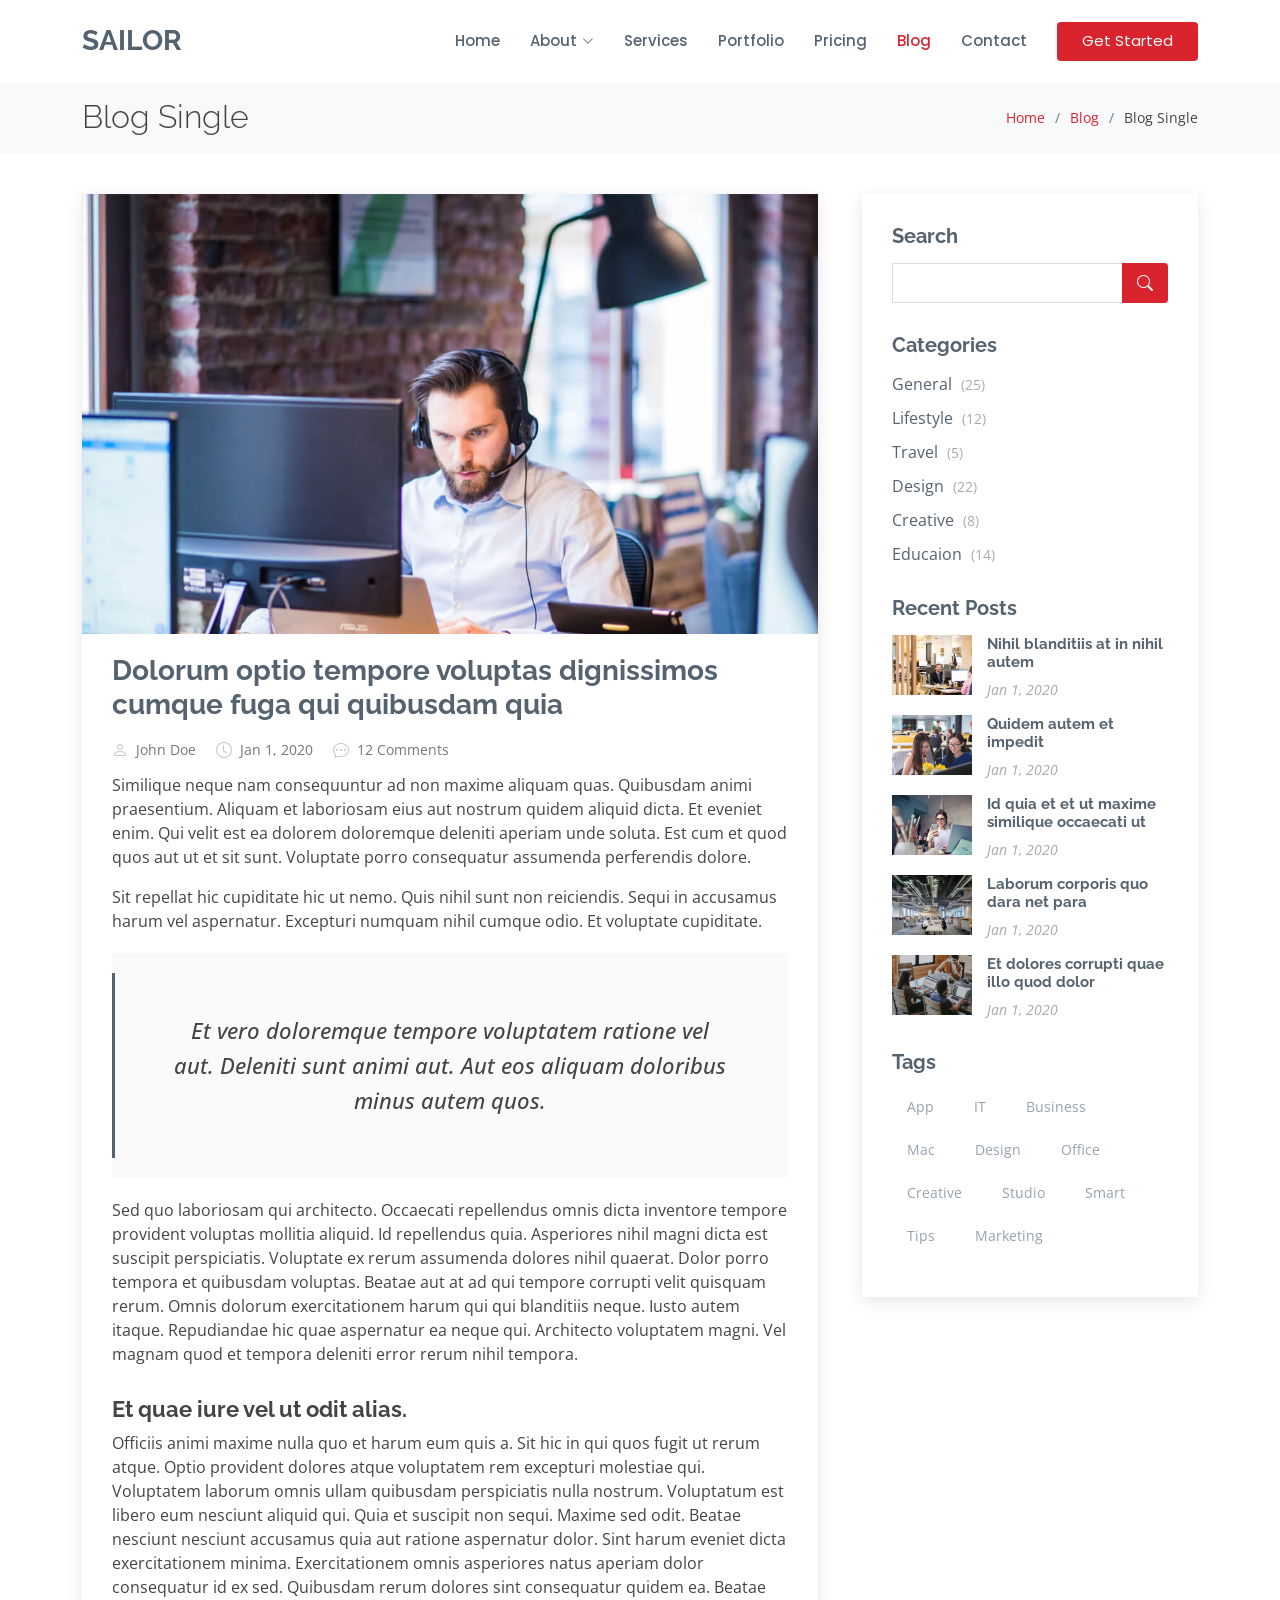
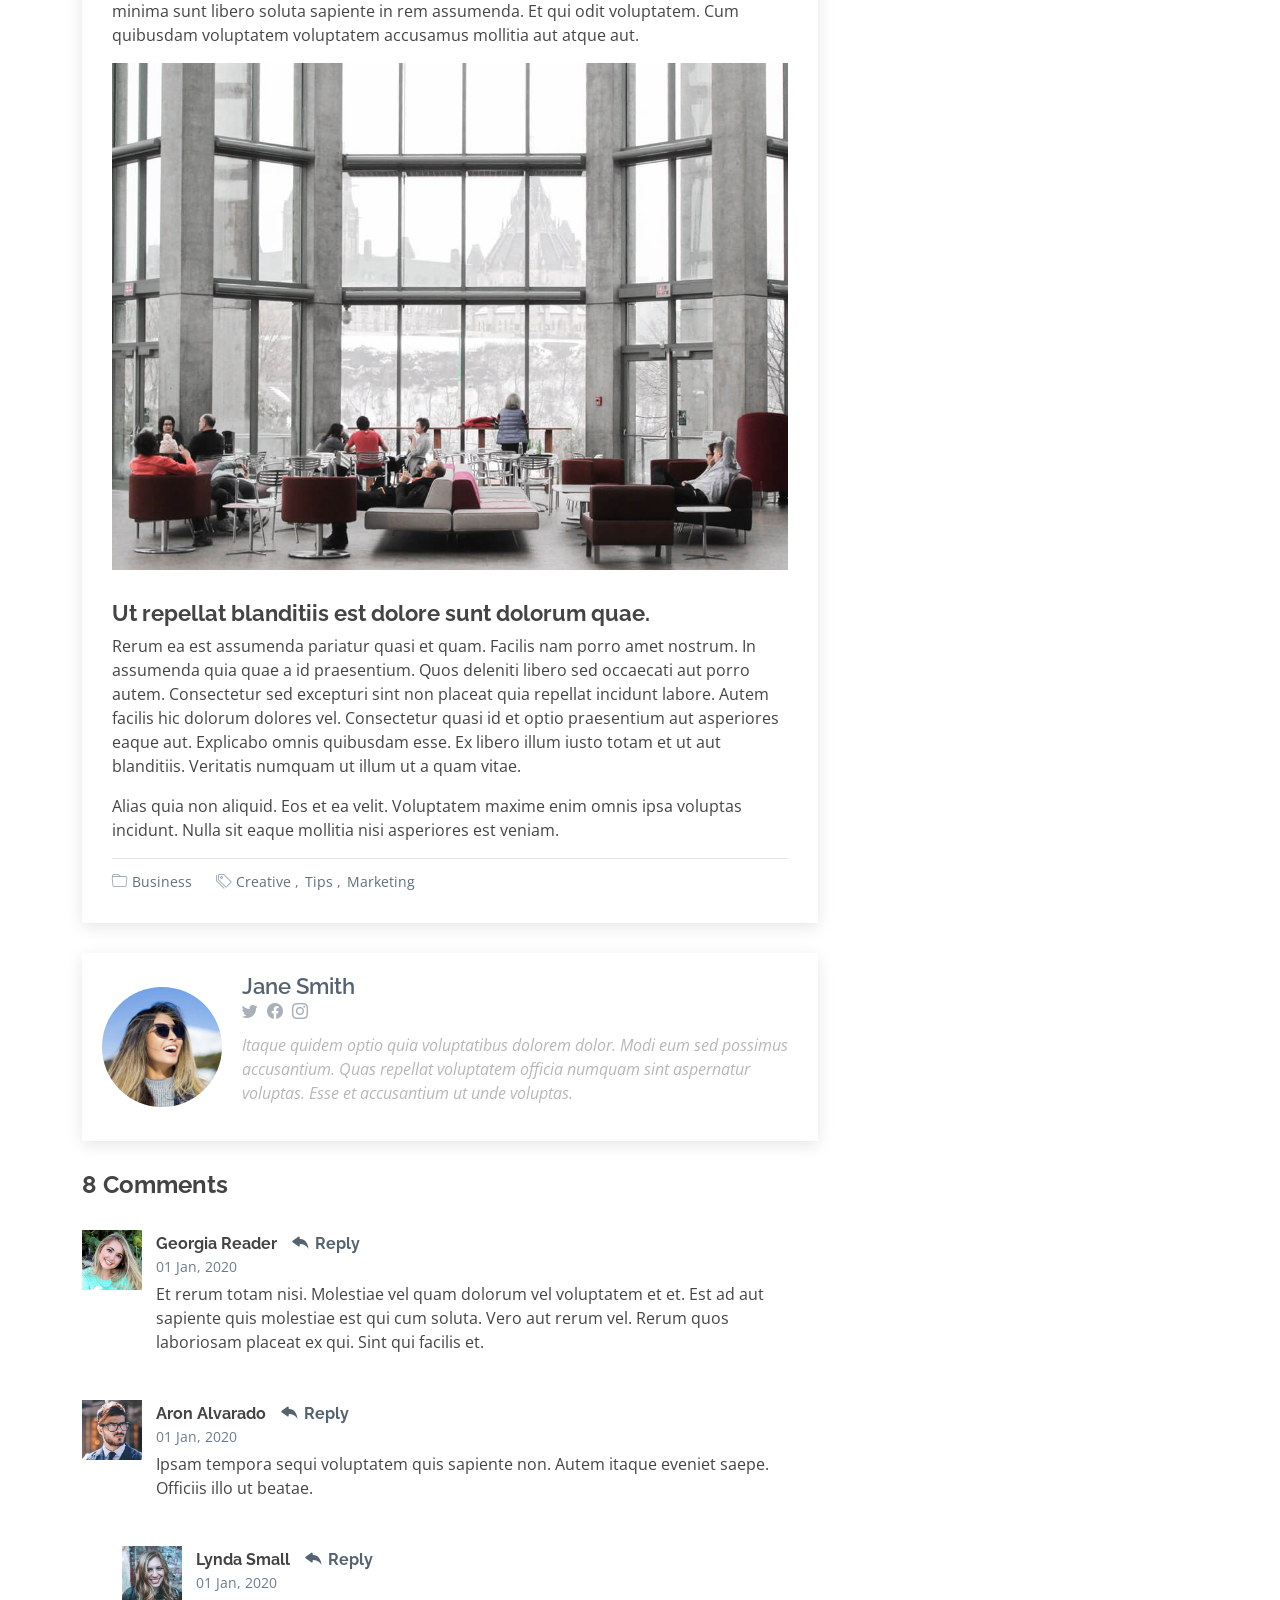
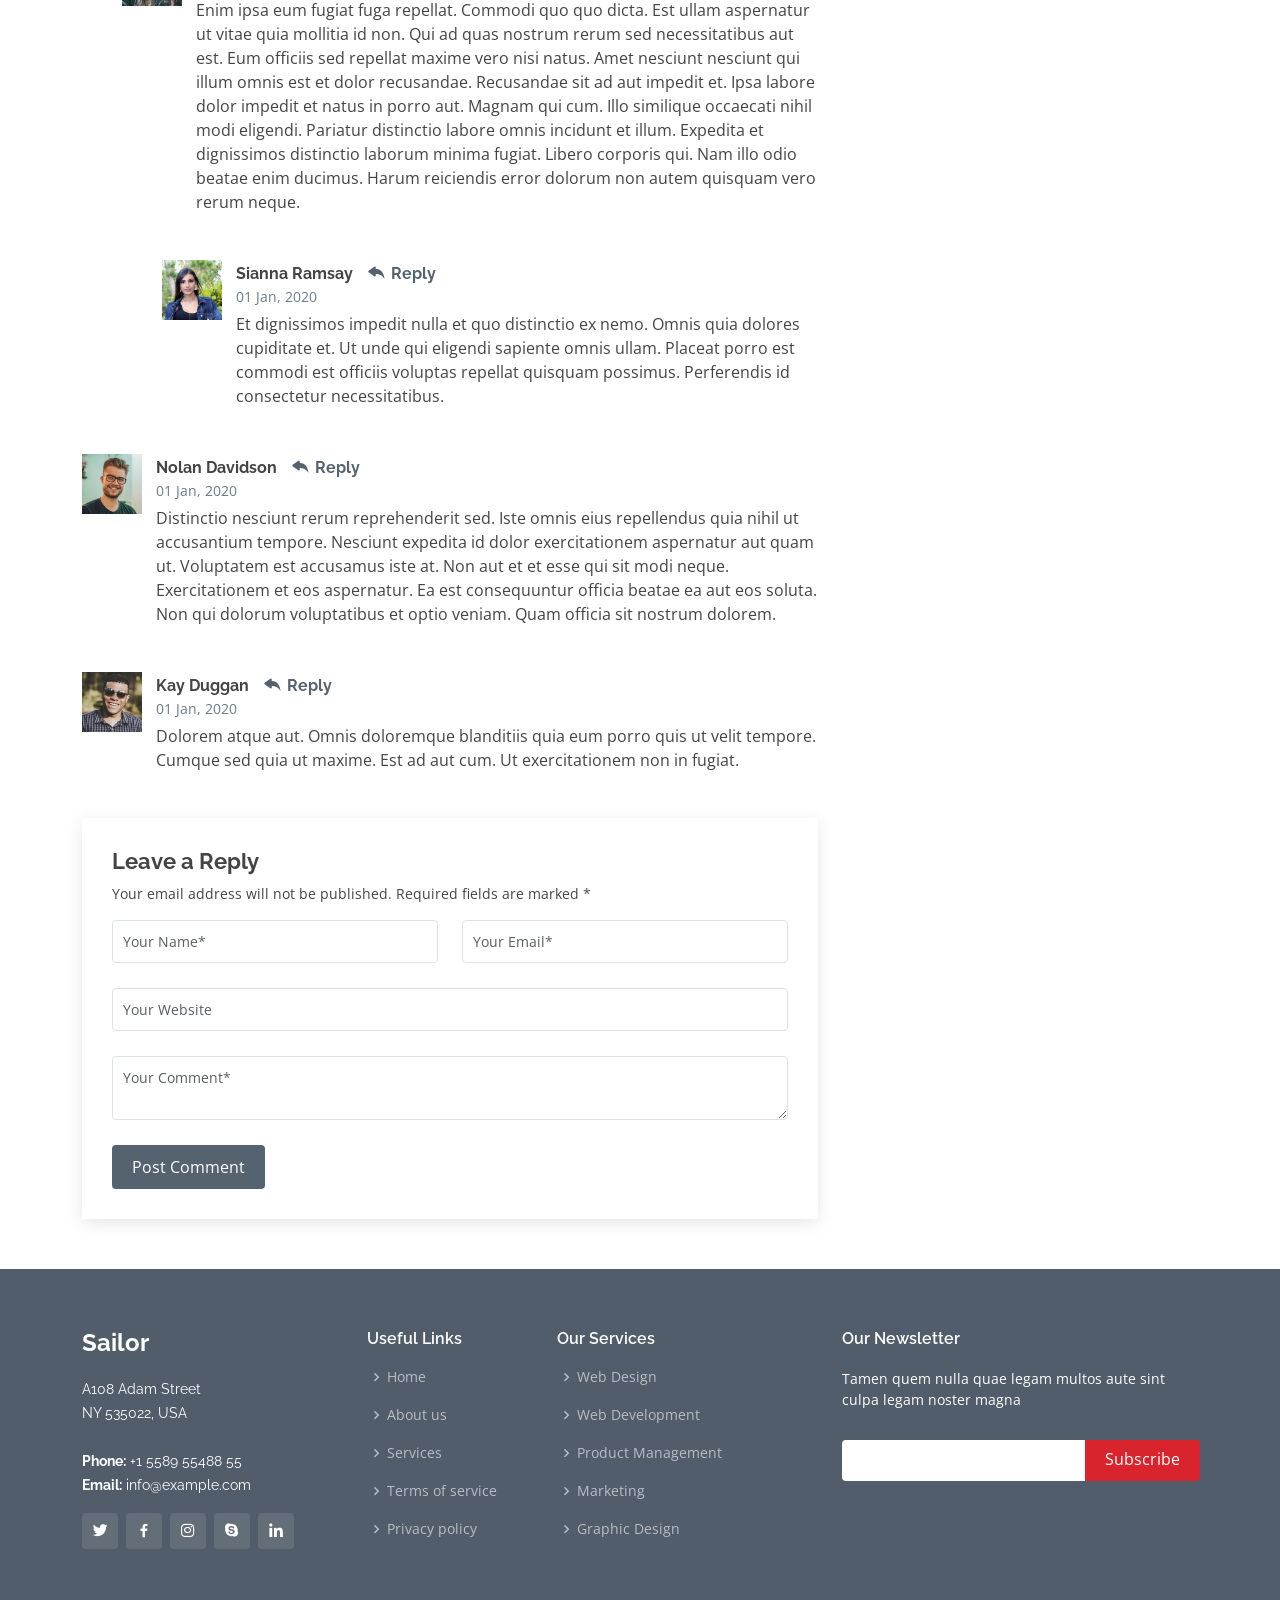
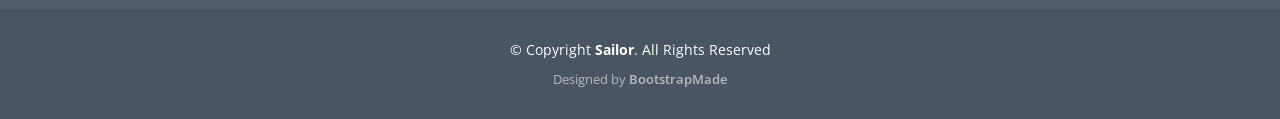
<file: docs/blog-single.html>
<!DOCTYPE html>
<html lang="en">

<head>
  <meta charset="utf-8">
  <meta content="width=device-width, initial-scale=1.0" name="viewport">

  <title>Blog Single - Sailor Bootstrap Template</title>
  <meta content="" name="description">
  <meta content="" name="keywords">

  <!-- Favicons -->
  <link href="assets/img/favicon.png" rel="icon">
  <link href="assets/img/apple-touch-icon.png" rel="apple-touch-icon">

  <!-- Google Fonts -->
  <link href="https://fonts.googleapis.com/css?family=Open+Sans:300,300i,400,400i,600,600i,700,700i|Raleway:300,300i,400,400i,500,500i,600,600i,700,700i|Poppins:300,300i,400,400i,500,500i,600,600i,700,700i" rel="stylesheet">

  <!-- Vendor CSS Files -->
  <link href="assets/vendor/animate.css/animate.min.css" rel="stylesheet">
  <link href="assets/vendor/bootstrap/css/bootstrap.min.css" rel="stylesheet">
  <link href="assets/vendor/bootstrap-icons/bootstrap-icons.css" rel="stylesheet">
  <link href="assets/vendor/boxicons/css/boxicons.min.css" rel="stylesheet">
  <link href="assets/vendor/glightbox/css/glightbox.min.css" rel="stylesheet">
  <link href="assets/vendor/remixicon/remixicon.css" rel="stylesheet">
  <link href="assets/vendor/swiper/swiper-bundle.min.css" rel="stylesheet">

  <!-- Template Main CSS File -->
  <link href="assets/css/style.css" rel="stylesheet">

  <!-- =======================================================
  * Template Name: Sailor
  * Updated: Jul 27 2023 with Bootstrap v5.3.1
  * Template URL: https://bootstrapmade.com/sailor-free-bootstrap-theme/
  * Author: BootstrapMade.com
  * License: https://bootstrapmade.com/license/
  ======================================================== -->
</head>

<body>

  <!-- ======= Header ======= -->
  <header id="header" class="fixed-top d-flex align-items-center">
    <div class="container d-flex align-items-center">

      <h1 class="logo me-auto"><a href="index.html">Sailor</a></h1>
      <!-- Uncomment below if you prefer to use an image logo -->
      <!-- <a href="index.html" class="logo me-auto"><img src="assets/img/logo.png" alt="" class="img-fluid"></a>-->

      <nav id="navbar" class="navbar">
        <ul>
          <li><a href="index.html">Home</a></li>

          <li class="dropdown"><a href="#"><span>About</span> <i class="bi bi-chevron-down"></i></a>
            <ul>
              <li><a href="about.html">About</a></li>
              <li><a href="team.html">Team</a></li>
              <li><a href="testimonials.html">Testimonials</a></li>

              <li class="dropdown"><a href="#"><span>Deep Drop Down</span> <i class="bi bi-chevron-right"></i></a>
                <ul>
                  <li><a href="#">Deep Drop Down 1</a></li>
                  <li><a href="#">Deep Drop Down 2</a></li>
                  <li><a href="#">Deep Drop Down 3</a></li>
                  <li><a href="#">Deep Drop Down 4</a></li>
                  <li><a href="#">Deep Drop Down 5</a></li>
                </ul>
              </li>
            </ul>
          </li>
          <li><a href="services.html">Services</a></li>
          <li><a href="portfolio.html">Portfolio</a></li>
          <li><a href="pricing.html">Pricing</a></li>
          <li><a href="blog.html" class="active">Blog</a></li>

          <li><a href="contact.html">Contact</a></li>
          <li><a href="index.html" class="getstarted">Get Started</a></li>
        </ul>
        <i class="bi bi-list mobile-nav-toggle"></i>
      </nav><!-- .navbar -->

    </div>
  </header><!-- End Header -->

  <main id="main">

    <!-- ======= Breadcrumbs ======= -->
    <section id="breadcrumbs" class="breadcrumbs">
      <div class="container">

        <div class="d-flex justify-content-between align-items-center">
          <h2>Blog Single</h2>
          <ol>
            <li><a href="index.html">Home</a></li>
            <li><a href="blog.html">Blog</a></li>
            <li>Blog Single</li>
          </ol>
        </div>

      </div>
    </section><!-- End Breadcrumbs -->

    <!-- ======= Blog Single Section ======= -->
    <section id="blog" class="blog">
      <div class="container" data-aos="fade-up">

        <div class="row">

          <div class="col-lg-8 entries">

            <article class="entry entry-single">

              <div class="entry-img">
                <img src="assets/img/blog/blog-1.jpg" alt="" class="img-fluid">
              </div>

              <h2 class="entry-title">
                <a href="blog-single.html">Dolorum optio tempore voluptas dignissimos cumque fuga qui quibusdam quia</a>
              </h2>

              <div class="entry-meta">
                <ul>
                  <li class="d-flex align-items-center"><i class="bi bi-person"></i> <a href="blog-single.html">John Doe</a></li>
                  <li class="d-flex align-items-center"><i class="bi bi-clock"></i> <a href="blog-single.html"><time datetime="2020-01-01">Jan 1, 2020</time></a></li>
                  <li class="d-flex align-items-center"><i class="bi bi-chat-dots"></i> <a href="blog-single.html">12 Comments</a></li>
                </ul>
              </div>

              <div class="entry-content">
                <p>
                  Similique neque nam consequuntur ad non maxime aliquam quas. Quibusdam animi praesentium. Aliquam et laboriosam eius aut nostrum quidem aliquid dicta.
                  Et eveniet enim. Qui velit est ea dolorem doloremque deleniti aperiam unde soluta. Est cum et quod quos aut ut et sit sunt. Voluptate porro consequatur assumenda perferendis dolore.
                </p>

                <p>
                  Sit repellat hic cupiditate hic ut nemo. Quis nihil sunt non reiciendis. Sequi in accusamus harum vel aspernatur. Excepturi numquam nihil cumque odio. Et voluptate cupiditate.
                </p>

                <blockquote>
                  <p>
                    Et vero doloremque tempore voluptatem ratione vel aut. Deleniti sunt animi aut. Aut eos aliquam doloribus minus autem quos.
                  </p>
                </blockquote>

                <p>
                  Sed quo laboriosam qui architecto. Occaecati repellendus omnis dicta inventore tempore provident voluptas mollitia aliquid. Id repellendus quia. Asperiores nihil magni dicta est suscipit perspiciatis. Voluptate ex rerum assumenda dolores nihil quaerat.
                  Dolor porro tempora et quibusdam voluptas. Beatae aut at ad qui tempore corrupti velit quisquam rerum. Omnis dolorum exercitationem harum qui qui blanditiis neque.
                  Iusto autem itaque. Repudiandae hic quae aspernatur ea neque qui. Architecto voluptatem magni. Vel magnam quod et tempora deleniti error rerum nihil tempora.
                </p>

                <h3>Et quae iure vel ut odit alias.</h3>
                <p>
                  Officiis animi maxime nulla quo et harum eum quis a. Sit hic in qui quos fugit ut rerum atque. Optio provident dolores atque voluptatem rem excepturi molestiae qui. Voluptatem laborum omnis ullam quibusdam perspiciatis nulla nostrum. Voluptatum est libero eum nesciunt aliquid qui.
                  Quia et suscipit non sequi. Maxime sed odit. Beatae nesciunt nesciunt accusamus quia aut ratione aspernatur dolor. Sint harum eveniet dicta exercitationem minima. Exercitationem omnis asperiores natus aperiam dolor consequatur id ex sed. Quibusdam rerum dolores sint consequatur quidem ea.
                  Beatae minima sunt libero soluta sapiente in rem assumenda. Et qui odit voluptatem. Cum quibusdam voluptatem voluptatem accusamus mollitia aut atque aut.
                </p>
                <img src="assets/img/blog/blog-inside-post.jpg" class="img-fluid" alt="">

                <h3>Ut repellat blanditiis est dolore sunt dolorum quae.</h3>
                <p>
                  Rerum ea est assumenda pariatur quasi et quam. Facilis nam porro amet nostrum. In assumenda quia quae a id praesentium. Quos deleniti libero sed occaecati aut porro autem. Consectetur sed excepturi sint non placeat quia repellat incidunt labore. Autem facilis hic dolorum dolores vel.
                  Consectetur quasi id et optio praesentium aut asperiores eaque aut. Explicabo omnis quibusdam esse. Ex libero illum iusto totam et ut aut blanditiis. Veritatis numquam ut illum ut a quam vitae.
                </p>
                <p>
                  Alias quia non aliquid. Eos et ea velit. Voluptatem maxime enim omnis ipsa voluptas incidunt. Nulla sit eaque mollitia nisi asperiores est veniam.
                </p>

              </div>

              <div class="entry-footer">
                <i class="bi bi-folder"></i>
                <ul class="cats">
                  <li><a href="#">Business</a></li>
                </ul>

                <i class="bi bi-tags"></i>
                <ul class="tags">
                  <li><a href="#">Creative</a></li>
                  <li><a href="#">Tips</a></li>
                  <li><a href="#">Marketing</a></li>
                </ul>
              </div>

            </article><!-- End blog entry -->

            <div class="blog-author d-flex align-items-center">
              <img src="assets/img/blog/blog-author.jpg" class="rounded-circle float-left" alt="">
              <div>
                <h4>Jane Smith</h4>
                <div class="social-links">
                  <a href="https://twitters.com/#"><i class="bi bi-twitter"></i></a>
                  <a href="https://facebook.com/#"><i class="bi bi-facebook"></i></a>
                  <a href="https://instagram.com/#"><i class="biu bi-instagram"></i></a>
                </div>
                <p>
                  Itaque quidem optio quia voluptatibus dolorem dolor. Modi eum sed possimus accusantium. Quas repellat voluptatem officia numquam sint aspernatur voluptas. Esse et accusantium ut unde voluptas.
                </p>
              </div>
            </div><!-- End blog author bio -->

            <div class="blog-comments">

              <h4 class="comments-count">8 Comments</h4>

              <div id="comment-1" class="comment">
                <div class="d-flex">
                  <div class="comment-img"><img src="assets/img/blog/comments-1.jpg" alt=""></div>
                  <div>
                    <h5><a href="">Georgia Reader</a> <a href="#" class="reply"><i class="bi bi-reply-fill"></i> Reply</a></h5>
                    <time datetime="2020-01-01">01 Jan, 2020</time>
                    <p>
                      Et rerum totam nisi. Molestiae vel quam dolorum vel voluptatem et et. Est ad aut sapiente quis molestiae est qui cum soluta.
                      Vero aut rerum vel. Rerum quos laboriosam placeat ex qui. Sint qui facilis et.
                    </p>
                  </div>
                </div>
              </div><!-- End comment #1 -->

              <div id="comment-2" class="comment">
                <div class="d-flex">
                  <div class="comment-img"><img src="assets/img/blog/comments-2.jpg" alt=""></div>
                  <div>
                    <h5><a href="">Aron Alvarado</a> <a href="#" class="reply"><i class="bi bi-reply-fill"></i> Reply</a></h5>
                    <time datetime="2020-01-01">01 Jan, 2020</time>
                    <p>
                      Ipsam tempora sequi voluptatem quis sapiente non. Autem itaque eveniet saepe. Officiis illo ut beatae.
                    </p>
                  </div>
                </div>

                <div id="comment-reply-1" class="comment comment-reply">
                  <div class="d-flex">
                    <div class="comment-img"><img src="assets/img/blog/comments-3.jpg" alt=""></div>
                    <div>
                      <h5><a href="">Lynda Small</a> <a href="#" class="reply"><i class="bi bi-reply-fill"></i> Reply</a></h5>
                      <time datetime="2020-01-01">01 Jan, 2020</time>
                      <p>
                        Enim ipsa eum fugiat fuga repellat. Commodi quo quo dicta. Est ullam aspernatur ut vitae quia mollitia id non. Qui ad quas nostrum rerum sed necessitatibus aut est. Eum officiis sed repellat maxime vero nisi natus. Amet nesciunt nesciunt qui illum omnis est et dolor recusandae.

                        Recusandae sit ad aut impedit et. Ipsa labore dolor impedit et natus in porro aut. Magnam qui cum. Illo similique occaecati nihil modi eligendi. Pariatur distinctio labore omnis incidunt et illum. Expedita et dignissimos distinctio laborum minima fugiat.

                        Libero corporis qui. Nam illo odio beatae enim ducimus. Harum reiciendis error dolorum non autem quisquam vero rerum neque.
                      </p>
                    </div>
                  </div>

                  <div id="comment-reply-2" class="comment comment-reply">
                    <div class="d-flex">
                      <div class="comment-img"><img src="assets/img/blog/comments-4.jpg" alt=""></div>
                      <div>
                        <h5><a href="">Sianna Ramsay</a> <a href="#" class="reply"><i class="bi bi-reply-fill"></i> Reply</a></h5>
                        <time datetime="2020-01-01">01 Jan, 2020</time>
                        <p>
                          Et dignissimos impedit nulla et quo distinctio ex nemo. Omnis quia dolores cupiditate et. Ut unde qui eligendi sapiente omnis ullam. Placeat porro est commodi est officiis voluptas repellat quisquam possimus. Perferendis id consectetur necessitatibus.
                        </p>
                      </div>
                    </div>

                  </div><!-- End comment reply #2-->

                </div><!-- End comment reply #1-->

              </div><!-- End comment #2-->

              <div id="comment-3" class="comment">
                <div class="d-flex">
                  <div class="comment-img"><img src="assets/img/blog/comments-5.jpg" alt=""></div>
                  <div>
                    <h5><a href="">Nolan Davidson</a> <a href="#" class="reply"><i class="bi bi-reply-fill"></i> Reply</a></h5>
                    <time datetime="2020-01-01">01 Jan, 2020</time>
                    <p>
                      Distinctio nesciunt rerum reprehenderit sed. Iste omnis eius repellendus quia nihil ut accusantium tempore. Nesciunt expedita id dolor exercitationem aspernatur aut quam ut. Voluptatem est accusamus iste at.
                      Non aut et et esse qui sit modi neque. Exercitationem et eos aspernatur. Ea est consequuntur officia beatae ea aut eos soluta. Non qui dolorum voluptatibus et optio veniam. Quam officia sit nostrum dolorem.
                    </p>
                  </div>
                </div>

              </div><!-- End comment #3 -->

              <div id="comment-4" class="comment">
                <div class="d-flex">
                  <div class="comment-img"><img src="assets/img/blog/comments-6.jpg" alt=""></div>
                  <div>
                    <h5><a href="">Kay Duggan</a> <a href="#" class="reply"><i class="bi bi-reply-fill"></i> Reply</a></h5>
                    <time datetime="2020-01-01">01 Jan, 2020</time>
                    <p>
                      Dolorem atque aut. Omnis doloremque blanditiis quia eum porro quis ut velit tempore. Cumque sed quia ut maxime. Est ad aut cum. Ut exercitationem non in fugiat.
                    </p>
                  </div>
                </div>

              </div><!-- End comment #4 -->

              <div class="reply-form">
                <h4>Leave a Reply</h4>
                <p>Your email address will not be published. Required fields are marked * </p>
                <form action="">
                  <div class="row">
                    <div class="col-md-6 form-group">
                      <input name="name" type="text" class="form-control" placeholder="Your Name*">
                    </div>
                    <div class="col-md-6 form-group">
                      <input name="email" type="text" class="form-control" placeholder="Your Email*">
                    </div>
                  </div>
                  <div class="row">
                    <div class="col form-group">
                      <input name="website" type="text" class="form-control" placeholder="Your Website">
                    </div>
                  </div>
                  <div class="row">
                    <div class="col form-group">
                      <textarea name="comment" class="form-control" placeholder="Your Comment*"></textarea>
                    </div>
                  </div>
                  <button type="submit" class="btn btn-primary">Post Comment</button>

                </form>

              </div>

            </div><!-- End blog comments -->

          </div><!-- End blog entries list -->

          <div class="col-lg-4">

            <div class="sidebar">

              <h3 class="sidebar-title">Search</h3>
              <div class="sidebar-item search-form">
                <form action="">
                  <input type="text">
                  <button type="submit"><i class="bi bi-search"></i></button>
                </form>
              </div><!-- End sidebar search formn-->

              <h3 class="sidebar-title">Categories</h3>
              <div class="sidebar-item categories">
                <ul>
                  <li><a href="#">General <span>(25)</span></a></li>
                  <li><a href="#">Lifestyle <span>(12)</span></a></li>
                  <li><a href="#">Travel <span>(5)</span></a></li>
                  <li><a href="#">Design <span>(22)</span></a></li>
                  <li><a href="#">Creative <span>(8)</span></a></li>
                  <li><a href="#">Educaion <span>(14)</span></a></li>
                </ul>
              </div><!-- End sidebar categories-->

              <h3 class="sidebar-title">Recent Posts</h3>
              <div class="sidebar-item recent-posts">
                <div class="post-item clearfix">
                  <img src="assets/img/blog/blog-recent-1.jpg" alt="">
                  <h4><a href="blog-single.html">Nihil blanditiis at in nihil autem</a></h4>
                  <time datetime="2020-01-01">Jan 1, 2020</time>
                </div>

                <div class="post-item clearfix">
                  <img src="assets/img/blog/blog-recent-2.jpg" alt="">
                  <h4><a href="blog-single.html">Quidem autem et impedit</a></h4>
                  <time datetime="2020-01-01">Jan 1, 2020</time>
                </div>

                <div class="post-item clearfix">
                  <img src="assets/img/blog/blog-recent-3.jpg" alt="">
                  <h4><a href="blog-single.html">Id quia et et ut maxime similique occaecati ut</a></h4>
                  <time datetime="2020-01-01">Jan 1, 2020</time>
                </div>

                <div class="post-item clearfix">
                  <img src="assets/img/blog/blog-recent-4.jpg" alt="">
                  <h4><a href="blog-single.html">Laborum corporis quo dara net para</a></h4>
                  <time datetime="2020-01-01">Jan 1, 2020</time>
                </div>

                <div class="post-item clearfix">
                  <img src="assets/img/blog/blog-recent-5.jpg" alt="">
                  <h4><a href="blog-single.html">Et dolores corrupti quae illo quod dolor</a></h4>
                  <time datetime="2020-01-01">Jan 1, 2020</time>
                </div>

              </div><!-- End sidebar recent posts-->

              <h3 class="sidebar-title">Tags</h3>
              <div class="sidebar-item tags">
                <ul>
                  <li><a href="#">App</a></li>
                  <li><a href="#">IT</a></li>
                  <li><a href="#">Business</a></li>
                  <li><a href="#">Mac</a></li>
                  <li><a href="#">Design</a></li>
                  <li><a href="#">Office</a></li>
                  <li><a href="#">Creative</a></li>
                  <li><a href="#">Studio</a></li>
                  <li><a href="#">Smart</a></li>
                  <li><a href="#">Tips</a></li>
                  <li><a href="#">Marketing</a></li>
                </ul>
              </div><!-- End sidebar tags-->

            </div><!-- End sidebar -->

          </div><!-- End blog sidebar -->

        </div>

      </div>
    </section><!-- End Blog Single Section -->

  </main><!-- End #main -->

  <!-- ======= Footer ======= -->
  <footer id="footer">
    <div class="footer-top">
      <div class="container">
        <div class="row">

          <div class="col-lg-3 col-md-6">
            <div class="footer-info">
              <h3>Sailor</h3>
              <p>
                A108 Adam Street <br>
                NY 535022, USA<br><br>
                <strong>Phone:</strong> +1 5589 55488 55<br>
                <strong>Email:</strong> info@example.com<br>
              </p>
              <div class="social-links mt-3">
                <a href="#" class="twitter"><i class="bx bxl-twitter"></i></a>
                <a href="#" class="facebook"><i class="bx bxl-facebook"></i></a>
                <a href="#" class="instagram"><i class="bx bxl-instagram"></i></a>
                <a href="#" class="google-plus"><i class="bx bxl-skype"></i></a>
                <a href="#" class="linkedin"><i class="bx bxl-linkedin"></i></a>
              </div>
            </div>
          </div>

          <div class="col-lg-2 col-md-6 footer-links">
            <h4>Useful Links</h4>
            <ul>
              <li><i class="bx bx-chevron-right"></i> <a href="#">Home</a></li>
              <li><i class="bx bx-chevron-right"></i> <a href="#">About us</a></li>
              <li><i class="bx bx-chevron-right"></i> <a href="#">Services</a></li>
              <li><i class="bx bx-chevron-right"></i> <a href="#">Terms of service</a></li>
              <li><i class="bx bx-chevron-right"></i> <a href="#">Privacy policy</a></li>
            </ul>
          </div>

          <div class="col-lg-3 col-md-6 footer-links">
            <h4>Our Services</h4>
            <ul>
              <li><i class="bx bx-chevron-right"></i> <a href="#">Web Design</a></li>
              <li><i class="bx bx-chevron-right"></i> <a href="#">Web Development</a></li>
              <li><i class="bx bx-chevron-right"></i> <a href="#">Product Management</a></li>
              <li><i class="bx bx-chevron-right"></i> <a href="#">Marketing</a></li>
              <li><i class="bx bx-chevron-right"></i> <a href="#">Graphic Design</a></li>
            </ul>
          </div>

          <div class="col-lg-4 col-md-6 footer-newsletter">
            <h4>Our Newsletter</h4>
            <p>Tamen quem nulla quae legam multos aute sint culpa legam noster magna</p>
            <form action="" method="post">
              <input type="email" name="email"><input type="submit" value="Subscribe">
            </form>

          </div>

        </div>
      </div>
    </div>

    <div class="container">
      <div class="copyright">
        &copy; Copyright <strong><span>Sailor</span></strong>. All Rights Reserved
      </div>
      <div class="credits">
        <!-- All the links in the footer should remain intact. -->
        <!-- You can delete the links only if you purchased the pro version. -->
        <!-- Licensing information: https://bootstrapmade.com/license/ -->
        <!-- Purchase the pro version with working PHP/AJAX contact form: https://bootstrapmade.com/sailor-free-bootstrap-theme/ -->
        Designed by <a href="https://bootstrapmade.com/">BootstrapMade</a>
      </div>
    </div>
  </footer><!-- End Footer -->

  <a href="#" class="back-to-top d-flex align-items-center justify-content-center"><i class="bi bi-arrow-up-short"></i></a>

  <!-- Vendor JS Files -->
  <script src="assets/vendor/bootstrap/js/bootstrap.bundle.min.js"></script>
  <script src="assets/vendor/glightbox/js/glightbox.min.js"></script>
  <script src="assets/vendor/isotope-layout/isotope.pkgd.min.js"></script>
  <script src="assets/vendor/swiper/swiper-bundle.min.js"></script>
  <script src="assets/vendor/waypoints/noframework.waypoints.js"></script>
  <script src="assets/vendor/php-email-form/validate.js"></script>

  <!-- Template Main JS File -->
  <script src="assets/js/main.js"></script>

</body>

</html>
</file>
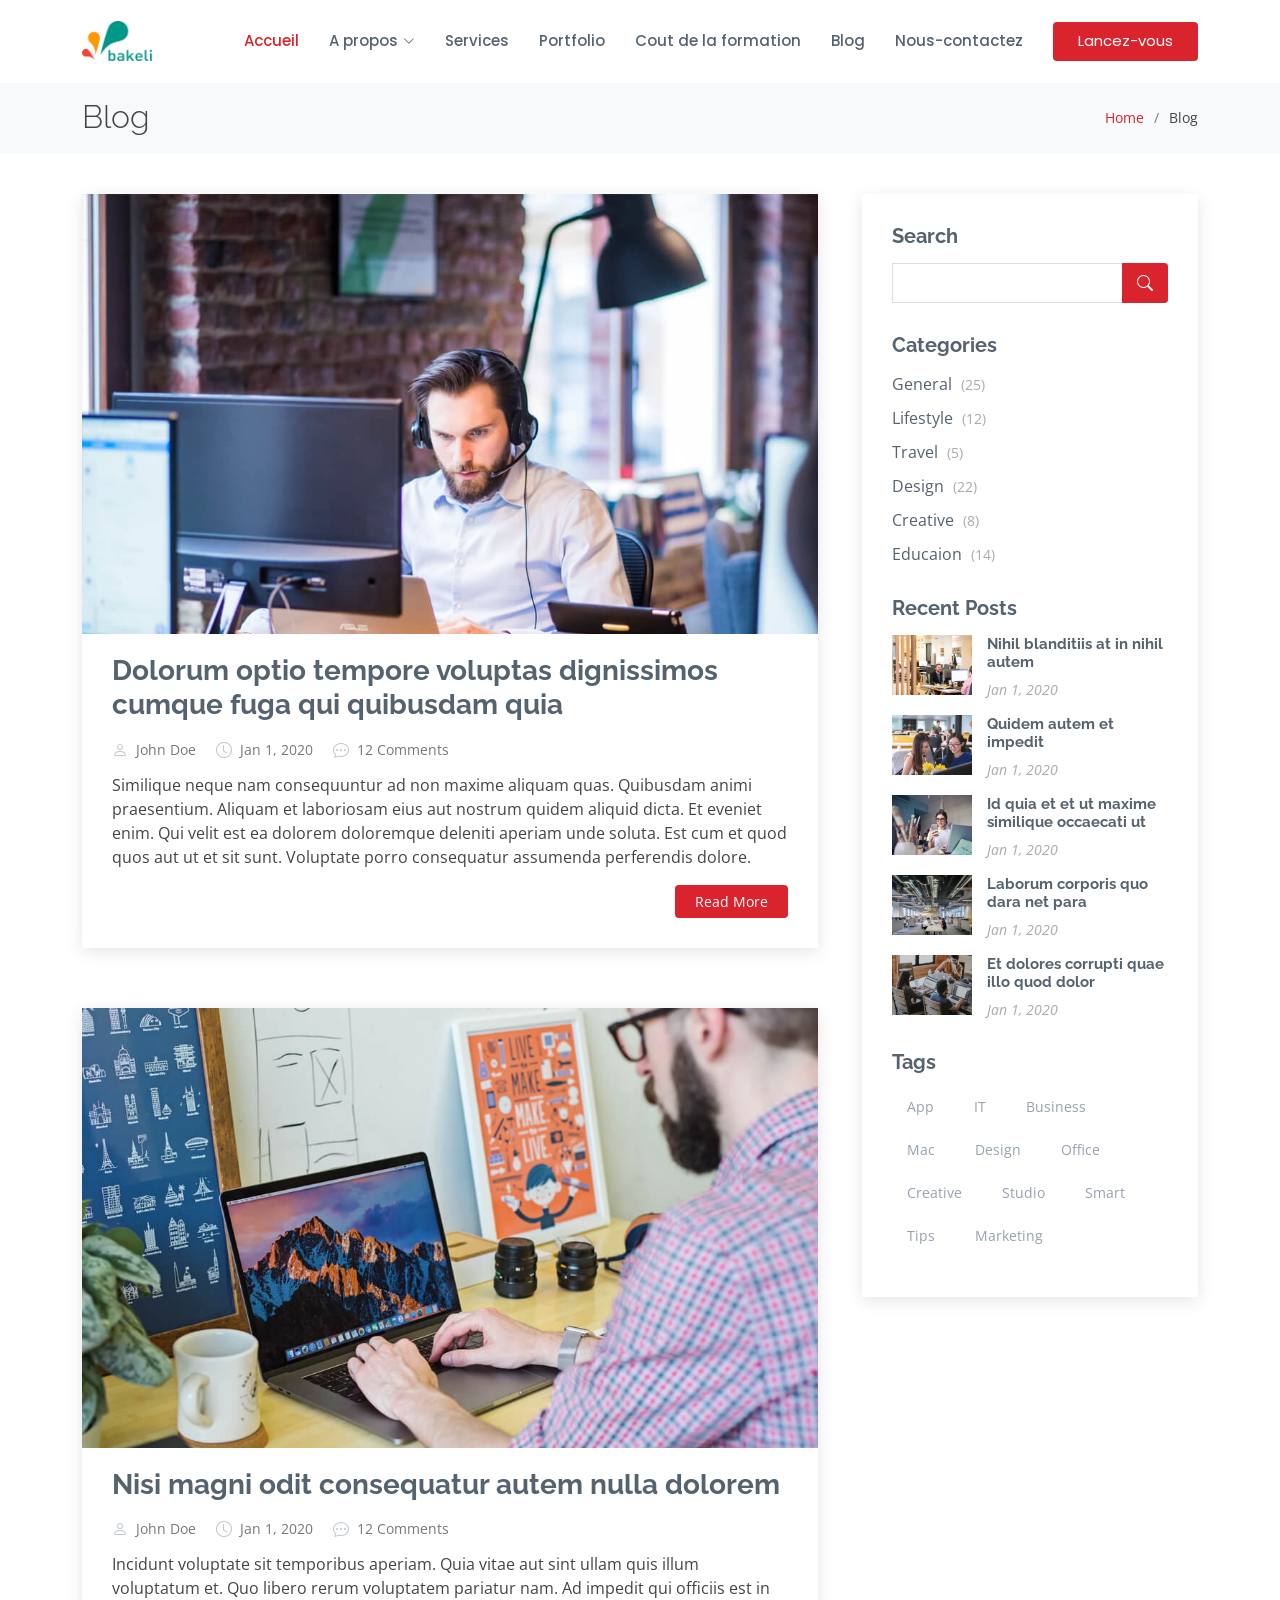
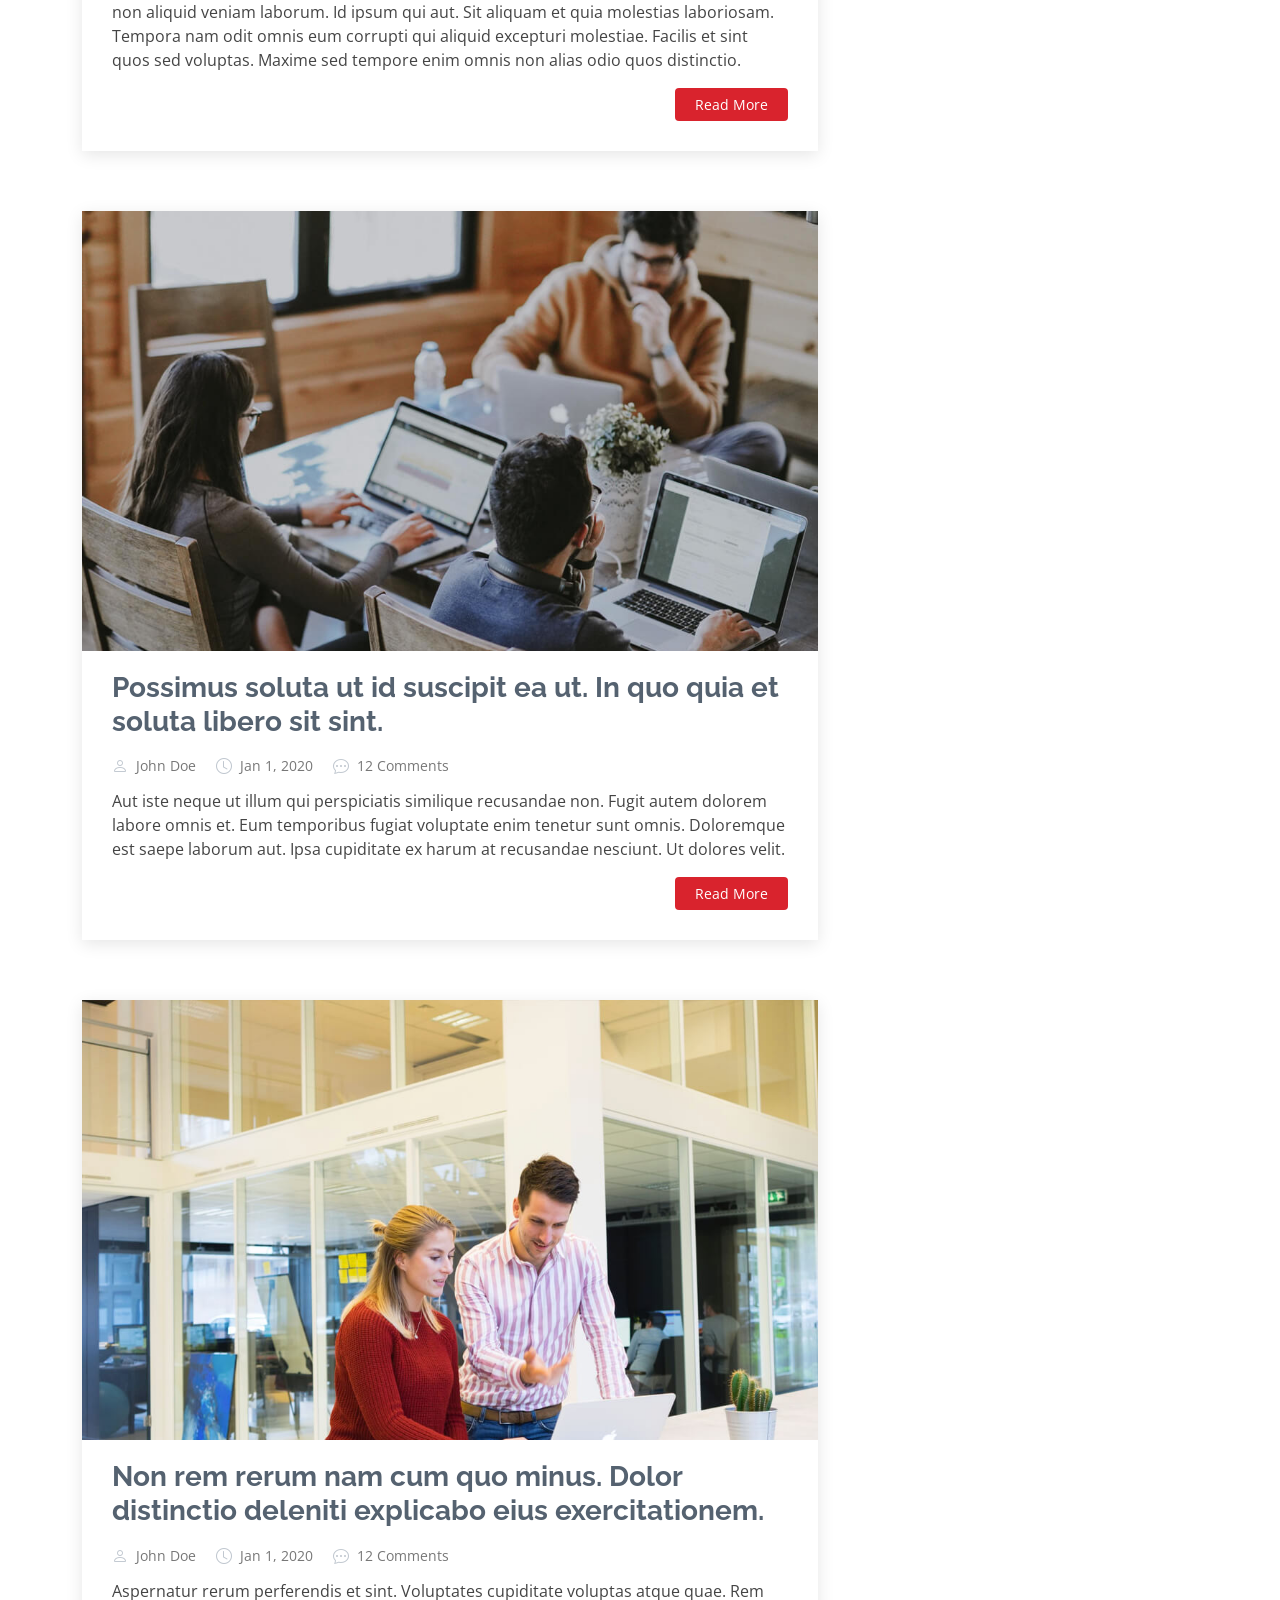
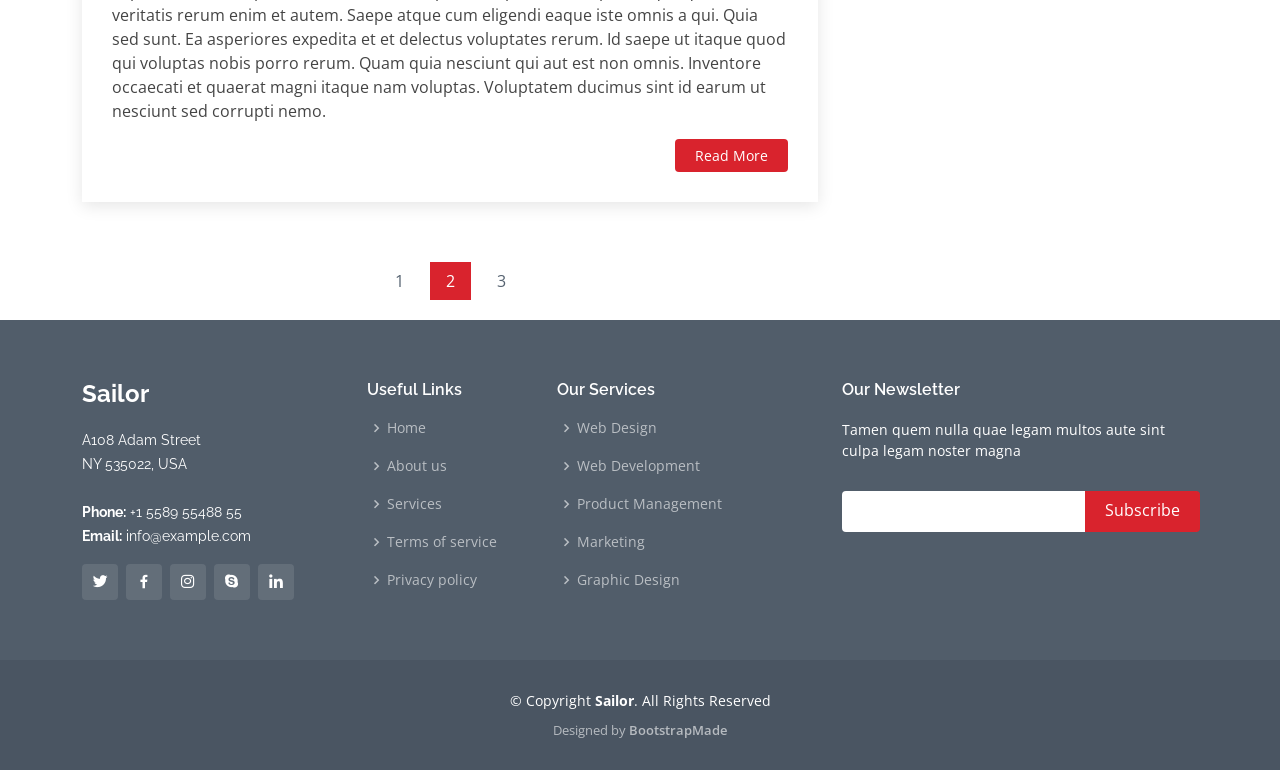
<file: docs/blog.html>
<!DOCTYPE html>
<html lang="en">

<head>
  <meta charset="utf-8">
  <meta content="width=device-width, initial-scale=1.0" name="viewport">

  <title>Blog - Sailor Bootstrap Template</title>
  <meta content="" name="description">
  <meta content="" name="keywords">

  <!-- Favicons -->
  <link href="assets/img/favicon.png" rel="icon">
  <link href="assets/img/apple-touch-icon.png" rel="apple-touch-icon">

  <!-- Google Fonts -->
  <link href="https://fonts.googleapis.com/css?family=Open+Sans:300,300i,400,400i,600,600i,700,700i|Raleway:300,300i,400,400i,500,500i,600,600i,700,700i|Poppins:300,300i,400,400i,500,500i,600,600i,700,700i" rel="stylesheet">

  <!-- Vendor CSS Files -->
  <link href="assets/vendor/animate.css/animate.min.css" rel="stylesheet">
  <link href="assets/vendor/bootstrap/css/bootstrap.min.css" rel="stylesheet">
  <link href="assets/vendor/bootstrap-icons/bootstrap-icons.css" rel="stylesheet">
  <link href="assets/vendor/boxicons/css/boxicons.min.css" rel="stylesheet">
  <link href="assets/vendor/glightbox/css/glightbox.min.css" rel="stylesheet">
  <link href="assets/vendor/remixicon/remixicon.css" rel="stylesheet">
  <link href="assets/vendor/swiper/swiper-bundle.min.css" rel="stylesheet">

  <!-- Template Main CSS File -->
  <link href="assets/css/style.css" rel="stylesheet">

  <!-- =======================================================
  * Template Name: Sailor
  * Updated: Jul 27 2023 with Bootstrap v5.3.1
  * Template URL: https://bootstrapmade.com/sailor-free-bootstrap-theme/
  * Author: BootstrapMade.com
  * License: https://bootstrapmade.com/license/
  ======================================================== -->
</head>

<body>

  <!-- ======= Header ======= -->
  <header id="header" class="fixed-top d-flex align-items-center">
    <div class="container d-flex align-items-center">

      <!-- <h1 class="logo me-auto"><a href="index.html">Bakeli</a></h1> -->
      <!-- Uncomment below if you prefer to use an image logo -->
      <a href="index.html" class="logo me-auto"><img src="assets/img/bakeli.png" alt="" class="img-fluid"></a>

      <nav id="navbar" class="navbar">
        <ul>
          <li><a href="index.html" class="active">Accueil</a></li>

          <li class="dropdown"><a href="#"><span>A propos</span> <i class="bi bi-chevron-down"></i></a>
            <ul>
              <li><a href="about.html">A propos</a></li>
              <li><a href="team.html">Equipe</a></li>
              <li><a href="testimonials.html">Temoignage</a></li>

              <li class="dropdown"><a href="#"><span>Nos offres </span> <i class="bi bi-chevron-right"></i></a>
                <ul>
                  <li><a href="#">Postuler pour un emploi</a></li>
                  <li><a href="#">Autres</a></li>
                </ul>
              </li>
            </ul>
          </li>
          <li><a href="services.html">Services</a></li>
          <li><a href="portfolio.html">Portfolio</a></li>
          <li><a href="pricing.html">Cout de la formation</a></li>
          <li><a href="blog.html">Blog</a></li>

          <li><a href="contact.html">Nous-contactez</a></li>
          <li><a href="index.html" class="getstarted">Lancez-vous</a></li>
        </ul>
        <i class="bi bi-list mobile-nav-toggle"></i>
      </nav><!-- .navbar -->

    </div>
  </header><!-- End Header -->

  <main id="main">

    <!-- ======= Breadcrumbs ======= -->
    <section id="breadcrumbs" class="breadcrumbs">
      <div class="container">

        <div class="d-flex justify-content-between align-items-center">
          <h2>Blog</h2>
          <ol>
            <li><a href="index.html">Home</a></li>
            <li>Blog</li>
          </ol>
        </div>

      </div>
    </section><!-- End Breadcrumbs -->

    <!-- ======= Blog Section ======= -->
    <section id="blog" class="blog">
      <div class="container" data-aos="fade-up">

        <div class="row">

          <div class="col-lg-8 entries">

            <article class="entry">

              <div class="entry-img">
                <img src="assets/img/blog/blog-1.jpg" alt="" class="img-fluid">
              </div>

              <h2 class="entry-title">
                <a href="blog-single.html">Dolorum optio tempore voluptas dignissimos cumque fuga qui quibusdam quia</a>
              </h2>

              <div class="entry-meta">
                <ul>
                  <li class="d-flex align-items-center"><i class="bi bi-person"></i> <a href="blog-single.html">John Doe</a></li>
                  <li class="d-flex align-items-center"><i class="bi bi-clock"></i> <a href="blog-single.html"><time datetime="2020-01-01">Jan 1, 2020</time></a></li>
                  <li class="d-flex align-items-center"><i class="bi bi-chat-dots"></i> <a href="blog-single.html">12 Comments</a></li>
                </ul>
              </div>

              <div class="entry-content">
                <p>
                  Similique neque nam consequuntur ad non maxime aliquam quas. Quibusdam animi praesentium. Aliquam et laboriosam eius aut nostrum quidem aliquid dicta.
                  Et eveniet enim. Qui velit est ea dolorem doloremque deleniti aperiam unde soluta. Est cum et quod quos aut ut et sit sunt. Voluptate porro consequatur assumenda perferendis dolore.
                </p>
                <div class="read-more">
                  <a href="blog-single.html">Read More</a>
                </div>
              </div>

            </article><!-- End blog entry -->

            <article class="entry">

              <div class="entry-img">
                <img src="assets/img/blog/blog-2.jpg" alt="" class="img-fluid">
              </div>

              <h2 class="entry-title">
                <a href="blog-single.html">Nisi magni odit consequatur autem nulla dolorem</a>
              </h2>

              <div class="entry-meta">
                <ul>
                  <li class="d-flex align-items-center"><i class="bi bi-person"></i> <a href="blog-single.html">John Doe</a></li>
                  <li class="d-flex align-items-center"><i class="bi bi-clock"></i> <a href="blog-single.html"><time datetime="2020-01-01">Jan 1, 2020</time></a></li>
                  <li class="d-flex align-items-center"><i class="bi bi-chat-dots"></i> <a href="blog-single.html">12 Comments</a></li>
                </ul>
              </div>

              <div class="entry-content">
                <p>
                  Incidunt voluptate sit temporibus aperiam. Quia vitae aut sint ullam quis illum voluptatum et. Quo libero rerum voluptatem pariatur nam.
                  Ad impedit qui officiis est in non aliquid veniam laborum. Id ipsum qui aut. Sit aliquam et quia molestias laboriosam. Tempora nam odit omnis eum corrupti qui aliquid excepturi molestiae. Facilis et sint quos sed voluptas. Maxime sed tempore enim omnis non alias odio quos distinctio.
                </p>
                <div class="read-more">
                  <a href="blog-single.html">Read More</a>
                </div>
              </div>

            </article><!-- End blog entry -->

            <article class="entry">

              <div class="entry-img">
                <img src="assets/img/blog/blog-3.jpg" alt="" class="img-fluid">
              </div>

              <h2 class="entry-title">
                <a href="blog-single.html">Possimus soluta ut id suscipit ea ut. In quo quia et soluta libero sit sint.</a>
              </h2>

              <div class="entry-meta">
                <ul>
                  <li class="d-flex align-items-center"><i class="bi bi-person"></i> <a href="blog-single.html">John Doe</a></li>
                  <li class="d-flex align-items-center"><i class="bi bi-clock"></i> <a href="blog-single.html"><time datetime="2020-01-01">Jan 1, 2020</time></a></li>
                  <li class="d-flex align-items-center"><i class="bi bi-chat-dots"></i> <a href="blog-single.html">12 Comments</a></li>
                </ul>
              </div>

              <div class="entry-content">
                <p>
                  Aut iste neque ut illum qui perspiciatis similique recusandae non. Fugit autem dolorem labore omnis et. Eum temporibus fugiat voluptate enim tenetur sunt omnis.
                  Doloremque est saepe laborum aut. Ipsa cupiditate ex harum at recusandae nesciunt. Ut dolores velit.
                </p>
                <div class="read-more">
                  <a href="blog-single.html">Read More</a>
                </div>
              </div>

            </article><!-- End blog entry -->

            <article class="entry">

              <div class="entry-img">
                <img src="assets/img/blog/blog-4.jpg" alt="" class="img-fluid">
              </div>

              <h2 class="entry-title">
                <a href="blog-single.html">Non rem rerum nam cum quo minus. Dolor distinctio deleniti explicabo eius exercitationem.</a>
              </h2>

              <div class="entry-meta">
                <ul>
                  <li class="d-flex align-items-center"><i class="bi bi-person"></i> <a href="blog-single.html">John Doe</a></li>
                  <li class="d-flex align-items-center"><i class="bi bi-clock"></i> <a href="blog-single.html"><time datetime="2020-01-01">Jan 1, 2020</time></a></li>
                  <li class="d-flex align-items-center"><i class="bi bi-chat-dots"></i> <a href="blog-single.html">12 Comments</a></li>
                </ul>
              </div>

              <div class="entry-content">
                <p>
                  Aspernatur rerum perferendis et sint. Voluptates cupiditate voluptas atque quae. Rem veritatis rerum enim et autem. Saepe atque cum eligendi eaque iste omnis a qui.
                  Quia sed sunt. Ea asperiores expedita et et delectus voluptates rerum. Id saepe ut itaque quod qui voluptas nobis porro rerum. Quam quia nesciunt qui aut est non omnis. Inventore occaecati et quaerat magni itaque nam voluptas. Voluptatem ducimus sint id earum ut nesciunt sed corrupti nemo.
                </p>
                <div class="read-more">
                  <a href="blog-single.html">Read More</a>
                </div>
              </div>

            </article><!-- End blog entry -->

            <div class="blog-pagination">
              <ul class="justify-content-center">
                <li><a href="#">1</a></li>
                <li class="active"><a href="#">2</a></li>
                <li><a href="#">3</a></li>
              </ul>
            </div>

          </div><!-- End blog entries list -->

          <div class="col-lg-4">

            <div class="sidebar">

              <h3 class="sidebar-title">Search</h3>
              <div class="sidebar-item search-form">
                <form action="">
                  <input type="text">
                  <button type="submit"><i class="bi bi-search"></i></button>
                </form>
              </div><!-- End sidebar search formn-->

              <h3 class="sidebar-title">Categories</h3>
              <div class="sidebar-item categories">
                <ul>
                  <li><a href="#">General <span>(25)</span></a></li>
                  <li><a href="#">Lifestyle <span>(12)</span></a></li>
                  <li><a href="#">Travel <span>(5)</span></a></li>
                  <li><a href="#">Design <span>(22)</span></a></li>
                  <li><a href="#">Creative <span>(8)</span></a></li>
                  <li><a href="#">Educaion <span>(14)</span></a></li>
                </ul>
              </div><!-- End sidebar categories-->

              <h3 class="sidebar-title">Recent Posts</h3>
              <div class="sidebar-item recent-posts">
                <div class="post-item clearfix">
                  <img src="assets/img/blog/blog-recent-1.jpg" alt="">
                  <h4><a href="blog-single.html">Nihil blanditiis at in nihil autem</a></h4>
                  <time datetime="2020-01-01">Jan 1, 2020</time>
                </div>

                <div class="post-item clearfix">
                  <img src="assets/img/blog/blog-recent-2.jpg" alt="">
                  <h4><a href="blog-single.html">Quidem autem et impedit</a></h4>
                  <time datetime="2020-01-01">Jan 1, 2020</time>
                </div>

                <div class="post-item clearfix">
                  <img src="assets/img/blog/blog-recent-3.jpg" alt="">
                  <h4><a href="blog-single.html">Id quia et et ut maxime similique occaecati ut</a></h4>
                  <time datetime="2020-01-01">Jan 1, 2020</time>
                </div>

                <div class="post-item clearfix">
                  <img src="assets/img/blog/blog-recent-4.jpg" alt="">
                  <h4><a href="blog-single.html">Laborum corporis quo dara net para</a></h4>
                  <time datetime="2020-01-01">Jan 1, 2020</time>
                </div>

                <div class="post-item clearfix">
                  <img src="assets/img/blog/blog-recent-5.jpg" alt="">
                  <h4><a href="blog-single.html">Et dolores corrupti quae illo quod dolor</a></h4>
                  <time datetime="2020-01-01">Jan 1, 2020</time>
                </div>

              </div><!-- End sidebar recent posts-->

              <h3 class="sidebar-title">Tags</h3>
              <div class="sidebar-item tags">
                <ul>
                  <li><a href="#">App</a></li>
                  <li><a href="#">IT</a></li>
                  <li><a href="#">Business</a></li>
                  <li><a href="#">Mac</a></li>
                  <li><a href="#">Design</a></li>
                  <li><a href="#">Office</a></li>
                  <li><a href="#">Creative</a></li>
                  <li><a href="#">Studio</a></li>
                  <li><a href="#">Smart</a></li>
                  <li><a href="#">Tips</a></li>
                  <li><a href="#">Marketing</a></li>
                </ul>
              </div><!-- End sidebar tags-->

            </div><!-- End sidebar -->

          </div><!-- End blog sidebar -->

        </div>

      </div>
    </section><!-- End Blog Section -->

  </main><!-- End #main -->

  <!-- ======= Footer ======= -->
  <footer id="footer">
    <div class="footer-top">
      <div class="container">
        <div class="row">

          <div class="col-lg-3 col-md-6">
            <div class="footer-info">
              <h3>Sailor</h3>
              <p>
                A108 Adam Street <br>
                NY 535022, USA<br><br>
                <strong>Phone:</strong> +1 5589 55488 55<br>
                <strong>Email:</strong> info@example.com<br>
              </p>
              <div class="social-links mt-3">
                <a href="#" class="twitter"><i class="bx bxl-twitter"></i></a>
                <a href="#" class="facebook"><i class="bx bxl-facebook"></i></a>
                <a href="#" class="instagram"><i class="bx bxl-instagram"></i></a>
                <a href="#" class="google-plus"><i class="bx bxl-skype"></i></a>
                <a href="#" class="linkedin"><i class="bx bxl-linkedin"></i></a>
              </div>
            </div>
          </div>

          <div class="col-lg-2 col-md-6 footer-links">
            <h4>Useful Links</h4>
            <ul>
              <li><i class="bx bx-chevron-right"></i> <a href="#">Home</a></li>
              <li><i class="bx bx-chevron-right"></i> <a href="#">About us</a></li>
              <li><i class="bx bx-chevron-right"></i> <a href="#">Services</a></li>
              <li><i class="bx bx-chevron-right"></i> <a href="#">Terms of service</a></li>
              <li><i class="bx bx-chevron-right"></i> <a href="#">Privacy policy</a></li>
            </ul>
          </div>

          <div class="col-lg-3 col-md-6 footer-links">
            <h4>Our Services</h4>
            <ul>
              <li><i class="bx bx-chevron-right"></i> <a href="#">Web Design</a></li>
              <li><i class="bx bx-chevron-right"></i> <a href="#">Web Development</a></li>
              <li><i class="bx bx-chevron-right"></i> <a href="#">Product Management</a></li>
              <li><i class="bx bx-chevron-right"></i> <a href="#">Marketing</a></li>
              <li><i class="bx bx-chevron-right"></i> <a href="#">Graphic Design</a></li>
            </ul>
          </div>

          <div class="col-lg-4 col-md-6 footer-newsletter">
            <h4>Our Newsletter</h4>
            <p>Tamen quem nulla quae legam multos aute sint culpa legam noster magna</p>
            <form action="" method="post">
              <input type="email" name="email"><input type="submit" value="Subscribe">
            </form>

          </div>

        </div>
      </div>
    </div>

    <div class="container">
      <div class="copyright">
        &copy; Copyright <strong><span>Sailor</span></strong>. All Rights Reserved
      </div>
      <div class="credits">
        <!-- All the links in the footer should remain intact. -->
        <!-- You can delete the links only if you purchased the pro version. -->
        <!-- Licensing information: https://bootstrapmade.com/license/ -->
        <!-- Purchase the pro version with working PHP/AJAX contact form: https://bootstrapmade.com/sailor-free-bootstrap-theme/ -->
        Designed by <a href="https://bootstrapmade.com/">BootstrapMade</a>
      </div>
    </div>
  </footer><!-- End Footer -->

  <a href="#" class="back-to-top d-flex align-items-center justify-content-center"><i class="bi bi-arrow-up-short"></i></a>

  <!-- Vendor JS Files -->
  <script src="assets/vendor/bootstrap/js/bootstrap.bundle.min.js"></script>
  <script src="assets/vendor/glightbox/js/glightbox.min.js"></script>
  <script src="assets/vendor/isotope-layout/isotope.pkgd.min.js"></script>
  <script src="assets/vendor/swiper/swiper-bundle.min.js"></script>
  <script src="assets/vendor/waypoints/noframework.waypoints.js"></script>
  <script src="assets/vendor/php-email-form/validate.js"></script>

  <!-- Template Main JS File -->
  <script src="assets/js/main.js"></script>

</body>

</html>
</file>
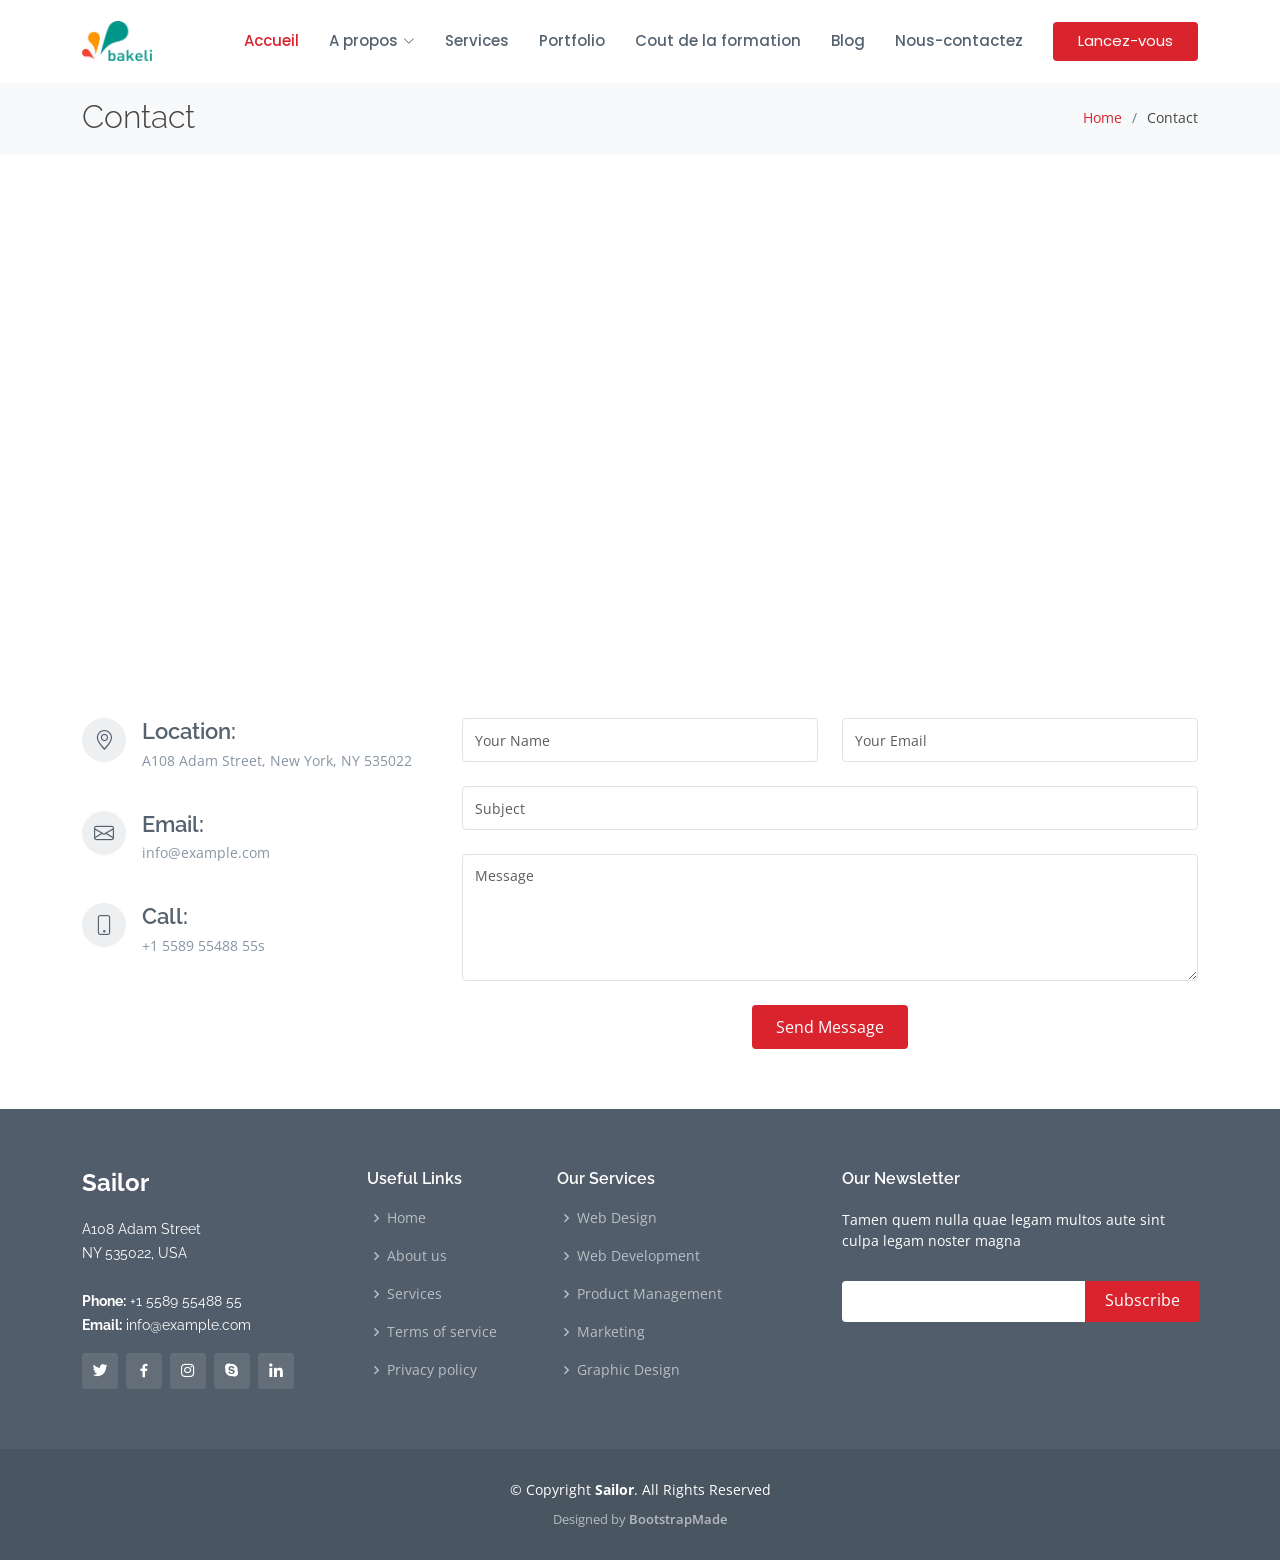
<file: docs/contact.html>
<!DOCTYPE html>
<html lang="en">

<head>
  <meta charset="utf-8">
  <meta content="width=device-width, initial-scale=1.0" name="viewport">

  <title>Contact - Sailor Bootstrap Template</title>
  <meta content="" name="description">
  <meta content="" name="keywords">

  <!-- Favicons -->
  <link href="assets/img/favicon.png" rel="icon">
  <link href="assets/img/apple-touch-icon.png" rel="apple-touch-icon">

  <!-- Google Fonts -->
  <link href="https://fonts.googleapis.com/css?family=Open+Sans:300,300i,400,400i,600,600i,700,700i|Raleway:300,300i,400,400i,500,500i,600,600i,700,700i|Poppins:300,300i,400,400i,500,500i,600,600i,700,700i" rel="stylesheet">

  <!-- Vendor CSS Files -->
  <link href="assets/vendor/animate.css/animate.min.css" rel="stylesheet">
  <link href="assets/vendor/bootstrap/css/bootstrap.min.css" rel="stylesheet">
  <link href="assets/vendor/bootstrap-icons/bootstrap-icons.css" rel="stylesheet">
  <link href="assets/vendor/boxicons/css/boxicons.min.css" rel="stylesheet">
  <link href="assets/vendor/glightbox/css/glightbox.min.css" rel="stylesheet">
  <link href="assets/vendor/remixicon/remixicon.css" rel="stylesheet">
  <link href="assets/vendor/swiper/swiper-bundle.min.css" rel="stylesheet">

  <!-- Template Main CSS File -->
  <link href="assets/css/style.css" rel="stylesheet">

  <!-- =======================================================
  * Template Name: Sailor
  * Updated: Jul 27 2023 with Bootstrap v5.3.1
  * Template URL: https://bootstrapmade.com/sailor-free-bootstrap-theme/
  * Author: BootstrapMade.com
  * License: https://bootstrapmade.com/license/
  ======================================================== -->
</head>

<body>

  <!-- ======= Header ======= -->
  <header id="header" class="fixed-top d-flex align-items-center">
    <div class="container d-flex align-items-center">

      <!-- <h1 class="logo me-auto"><a href="index.html">Bakeli</a></h1> -->
      <!-- Uncomment below if you prefer to use an image logo -->
      <a href="index.html" class="logo me-auto"><img src="assets/img/bakeli.png" alt="" class="img-fluid"></a>

      <nav id="navbar" class="navbar">
        <ul>
          <li><a href="index.html" class="active">Accueil</a></li>

          <li class="dropdown"><a href="#"><span>A propos</span> <i class="bi bi-chevron-down"></i></a>
            <ul>
              <li><a href="about.html">A propos</a></li>
              <li><a href="team.html">Equipe</a></li>
              <li><a href="testimonials.html">Temoignage</a></li>

              <li class="dropdown"><a href="#"><span>Nos offres </span> <i class="bi bi-chevron-right"></i></a>
                <ul>
                  <li><a href="#">Postuler pour un emploi</a></li>
                  <li><a href="#">Autres</a></li>
                </ul>
              </li>
            </ul>
          </li>
          <li><a href="services.html">Services</a></li>
          <li><a href="portfolio.html">Portfolio</a></li>
          <li><a href="pricing.html">Cout de la formation</a></li>
          <li><a href="blog.html">Blog</a></li>

          <li><a href="contact.html">Nous-contactez</a></li>
          <li><a href="index.html" class="getstarted">Lancez-vous</a></li>
        </ul>
        <i class="bi bi-list mobile-nav-toggle"></i>
      </nav><!-- .navbar -->

    </div>
  </header><!-- End Header -->

  <main id="main">

    <!-- ======= Breadcrumbs ======= -->
    <section id="breadcrumbs" class="breadcrumbs">
      <div class="container">

        <div class="d-flex justify-content-between align-items-center">
          <h2>Contact</h2>
          <ol>
            <li><a href="index.html">Home</a></li>
            <li>Contact</li>
          </ol>
        </div>

      </div>
    </section><!-- End Breadcrumbs -->

    <!-- ======= Contact Section ======= -->
    <section id="contact" class="contact">
      <div class="container">

        <div>
          <iframe src="https://www.google.com/maps/embed?pb=!1m18!1m12!1m3!1d3858.448259649749!2d-17.453144699999996!3d14.7437573!2m3!1f0!2f0!3f0!3m2!1i1024!2i768!4f13.1!3m3!1m2!1s0xec10dd476fedbb1%3A0x4b7c559a6d1a192b!2sBakeli%20School%20of%20Technology!5e0!3m2!1sfr!2ssn!4v1693136411560!5m2!1sfr!2ssn" width="600" height="450" style="border:0;" allowfullscreen="" loading="lazy" referrerpolicy="no-referrer-when-downgrade"></iframe>
        </div>

        <div class="row mt-5">

          <div class="col-lg-4">
            <div class="info">
              <div class="address">
                <i class="bi bi-geo-alt"></i>
                <h4>Location:</h4>
                <p>A108 Adam Street, New York, NY 535022</p>
              </div>

              <div class="email">
                <i class="bi bi-envelope"></i>
                <h4>Email:</h4>
                <p>info@example.com</p>
              </div>

              <div class="phone">
                <i class="bi bi-phone"></i>
                <h4>Call:</h4>
                <p>+1 5589 55488 55s</p>
              </div>

            </div>

          </div>

          <div class="col-lg-8 mt-5 mt-lg-0">

            <form action="forms/contact.php" method="post" role="form" class="php-email-form">
              <div class="row">
                <div class="col-md-6 form-group">
                  <input type="text" name="name" class="form-control" id="name" placeholder="Your Name" required>
                </div>
                <div class="col-md-6 form-group mt-3 mt-md-0">
                  <input type="email" class="form-control" name="email" id="email" placeholder="Your Email" required>
                </div>
              </div>
              <div class="form-group mt-3">
                <input type="text" class="form-control" name="subject" id="subject" placeholder="Subject" required>
              </div>
              <div class="form-group mt-3">
                <textarea class="form-control" name="message" rows="5" placeholder="Message" required></textarea>
              </div>
              <div class="my-3">
                <div class="loading">Loading</div>
                <div class="error-message"></div>
                <div class="sent-message">Your message has been sent. Thank you!</div>
              </div>
              <div class="text-center"><button type="submit">Send Message</button></div>
            </form>

          </div>

        </div>

      </div>
    </section><!-- End Contact Section -->

  </main><!-- End #main -->

  <!-- ======= Footer ======= -->
  <footer id="footer">
    <div class="footer-top">
      <div class="container">
        <div class="row">

          <div class="col-lg-3 col-md-6">
            <div class="footer-info">
              <h3>Sailor</h3>
              <p>
                A108 Adam Street <br>
                NY 535022, USA<br><br>
                <strong>Phone:</strong> +1 5589 55488 55<br>
                <strong>Email:</strong> info@example.com<br>
              </p>
              <div class="social-links mt-3">
                <a href="#" class="twitter"><i class="bx bxl-twitter"></i></a>
                <a href="#" class="facebook"><i class="bx bxl-facebook"></i></a>
                <a href="#" class="instagram"><i class="bx bxl-instagram"></i></a>
                <a href="#" class="google-plus"><i class="bx bxl-skype"></i></a>
                <a href="#" class="linkedin"><i class="bx bxl-linkedin"></i></a>
              </div>
            </div>
          </div>

          <div class="col-lg-2 col-md-6 footer-links">
            <h4>Useful Links</h4>
            <ul>
              <li><i class="bx bx-chevron-right"></i> <a href="#">Home</a></li>
              <li><i class="bx bx-chevron-right"></i> <a href="#">About us</a></li>
              <li><i class="bx bx-chevron-right"></i> <a href="#">Services</a></li>
              <li><i class="bx bx-chevron-right"></i> <a href="#">Terms of service</a></li>
              <li><i class="bx bx-chevron-right"></i> <a href="#">Privacy policy</a></li>
            </ul>
          </div>

          <div class="col-lg-3 col-md-6 footer-links">
            <h4>Our Services</h4>
            <ul>
              <li><i class="bx bx-chevron-right"></i> <a href="#">Web Design</a></li>
              <li><i class="bx bx-chevron-right"></i> <a href="#">Web Development</a></li>
              <li><i class="bx bx-chevron-right"></i> <a href="#">Product Management</a></li>
              <li><i class="bx bx-chevron-right"></i> <a href="#">Marketing</a></li>
              <li><i class="bx bx-chevron-right"></i> <a href="#">Graphic Design</a></li>
            </ul>
          </div>

          <div class="col-lg-4 col-md-6 footer-newsletter">
            <h4>Our Newsletter</h4>
            <p>Tamen quem nulla quae legam multos aute sint culpa legam noster magna</p>
            <form action="" method="post">
              <input type="email" name="email"><input type="submit" value="Subscribe">
            </form>

          </div>

        </div>
      </div>
    </div>

    <div class="container">
      <div class="copyright">
        &copy; Copyright <strong><span>Sailor</span></strong>. All Rights Reserved
      </div>
      <div class="credits">
        <!-- All the links in the footer should remain intact. -->
        <!-- You can delete the links only if you purchased the pro version. -->
        <!-- Licensing information: https://bootstrapmade.com/license/ -->
        <!-- Purchase the pro version with working PHP/AJAX contact form: https://bootstrapmade.com/sailor-free-bootstrap-theme/ -->
        Designed by <a href="https://bootstrapmade.com/">BootstrapMade</a>
      </div>
    </div>
  </footer><!-- End Footer -->

  <a href="#" class="back-to-top d-flex align-items-center justify-content-center"><i class="bi bi-arrow-up-short"></i></a>

  <!-- Vendor JS Files -->
  <script src="assets/vendor/bootstrap/js/bootstrap.bundle.min.js"></script>
  <script src="assets/vendor/glightbox/js/glightbox.min.js"></script>
  <script src="assets/vendor/isotope-layout/isotope.pkgd.min.js"></script>
  <script src="assets/vendor/swiper/swiper-bundle.min.js"></script>
  <script src="assets/vendor/waypoints/noframework.waypoints.js"></script>
  <script src="assets/vendor/php-email-form/validate.js"></script>

  <!-- Template Main JS File -->
  <script src="assets/js/main.js"></script>

</body>

</html>
</file>
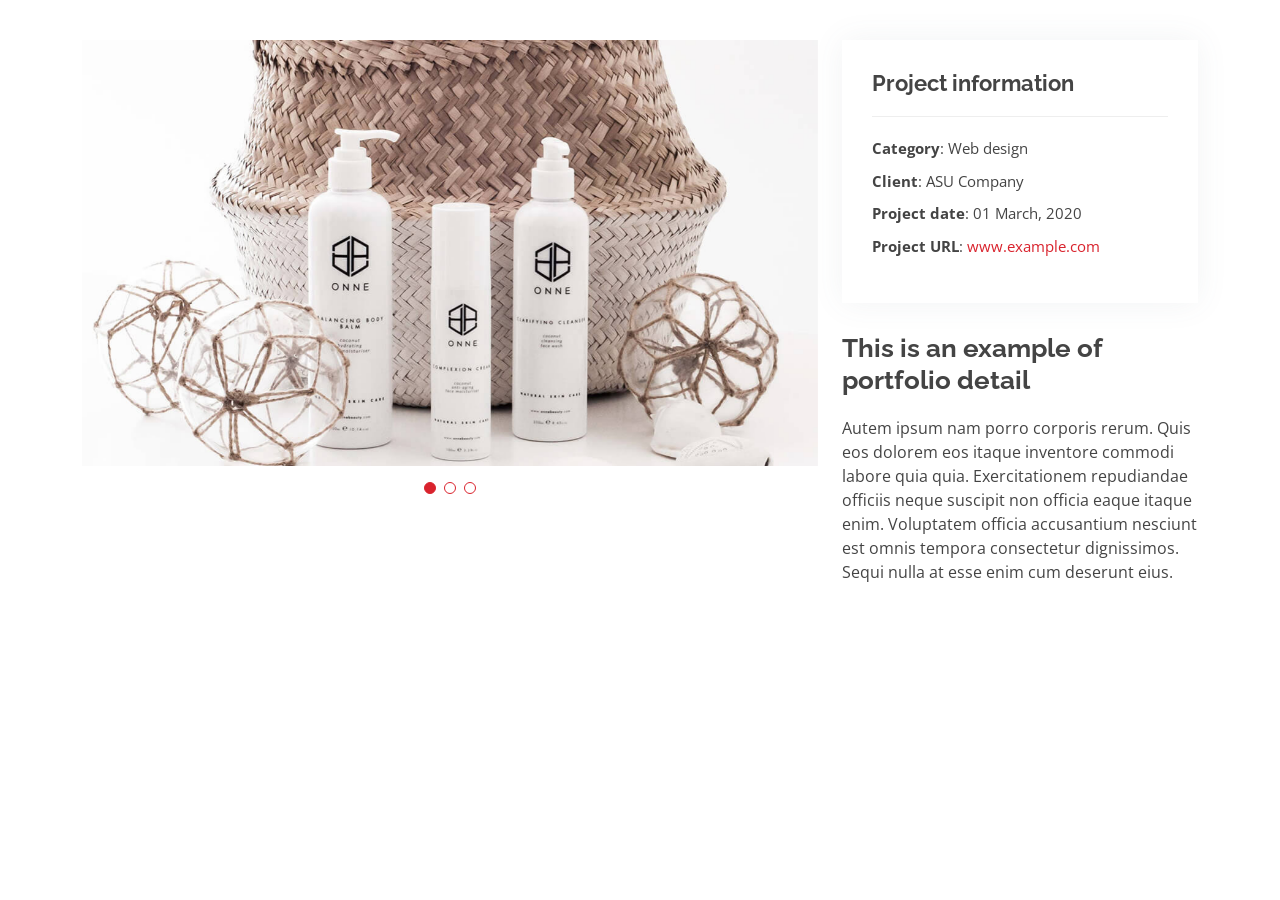
<file: docs/portfolio-details.html>
<!DOCTYPE html>
<html lang="en">

<head>
  <meta charset="utf-8">
  <meta content="width=device-width, initial-scale=1.0" name="viewport">

  <title>Portfolio Details - Sailor Bootstrap Template</title>
  <meta content="" name="description">
  <meta content="" name="keywords">

  <!-- Favicons -->
  <link href="assets/img/favicon.png" rel="icon">
  <link href="assets/img/apple-touch-icon.png" rel="apple-touch-icon">

  <!-- Google Fonts -->
  <link href="https://fonts.googleapis.com/css?family=Open+Sans:300,300i,400,400i,600,600i,700,700i|Raleway:300,300i,400,400i,500,500i,600,600i,700,700i|Poppins:300,300i,400,400i,500,500i,600,600i,700,700i" rel="stylesheet">

  <!-- Vendor CSS Files -->
  <link href="assets/vendor/animate.css/animate.min.css" rel="stylesheet">
  <link href="assets/vendor/bootstrap/css/bootstrap.min.css" rel="stylesheet">
  <link href="assets/vendor/bootstrap-icons/bootstrap-icons.css" rel="stylesheet">
  <link href="assets/vendor/boxicons/css/boxicons.min.css" rel="stylesheet">
  <link href="assets/vendor/glightbox/css/glightbox.min.css" rel="stylesheet">
  <link href="assets/vendor/remixicon/remixicon.css" rel="stylesheet">
  <link href="assets/vendor/swiper/swiper-bundle.min.css" rel="stylesheet">

  <!-- Template Main CSS File -->
  <link href="assets/css/style.css" rel="stylesheet">

  <!-- =======================================================
  * Template Name: Sailor
  * Updated: Jul 27 2023 with Bootstrap v5.3.1
  * Template URL: https://bootstrapmade.com/sailor-free-bootstrap-theme/
  * Author: BootstrapMade.com
  * License: https://bootstrapmade.com/license/
  ======================================================== -->
</head>

<body>

  <main id="main">

    <!-- ======= Portfolio Details Section ======= -->
    <section id="portfolio-details" class="portfolio-details">
      <div class="container">

        <div class="row gy-4">

          <div class="col-lg-8">
            <div class="portfolio-details-slider swiper">
              <div class="swiper-wrapper align-items-center">

                <div class="swiper-slide">
                  <img src="assets/img/portfolio/portfolio-details-1.jpg" alt="">
                </div>

                <div class="swiper-slide">
                  <img src="assets/img/portfolio/portfolio-details-2.jpg" alt="">
                </div>

                <div class="swiper-slide">
                  <img src="assets/img/portfolio/portfolio-details-3.jpg" alt="">
                </div>

              </div>
              <div class="swiper-pagination"></div>
            </div>
          </div>

          <div class="col-lg-4">
            <div class="portfolio-info">
              <h3>Project information</h3>
              <ul>
                <li><strong>Category</strong>: Web design</li>
                <li><strong>Client</strong>: ASU Company</li>
                <li><strong>Project date</strong>: 01 March, 2020</li>
                <li><strong>Project URL</strong>: <a href="#">www.example.com</a></li>
              </ul>
            </div>
            <div class="portfolio-description">
              <h2>This is an example of portfolio detail</h2>
              <p>
                Autem ipsum nam porro corporis rerum. Quis eos dolorem eos itaque inventore commodi labore quia quia. Exercitationem repudiandae officiis neque suscipit non officia eaque itaque enim. Voluptatem officia accusantium nesciunt est omnis tempora consectetur dignissimos. Sequi nulla at esse enim cum deserunt eius.
              </p>
            </div>
          </div>

        </div>

      </div>
    </section><!-- End Portfolio Details Section -->

  </main><!-- End #main -->

  <a href="#" class="back-to-top d-flex align-items-center justify-content-center"><i class="bi bi-arrow-up-short"></i></a>

  <!-- Vendor JS Files -->
  <script src="assets/vendor/bootstrap/js/bootstrap.bundle.min.js"></script>
  <script src="assets/vendor/glightbox/js/glightbox.min.js"></script>
  <script src="assets/vendor/isotope-layout/isotope.pkgd.min.js"></script>
  <script src="assets/vendor/swiper/swiper-bundle.min.js"></script>
  <script src="assets/vendor/waypoints/noframework.waypoints.js"></script>
  <script src="assets/vendor/php-email-form/validate.js"></script>

  <!-- Template Main JS File -->
  <script src="assets/js/main.js"></script>

</body>

</html>
</file>
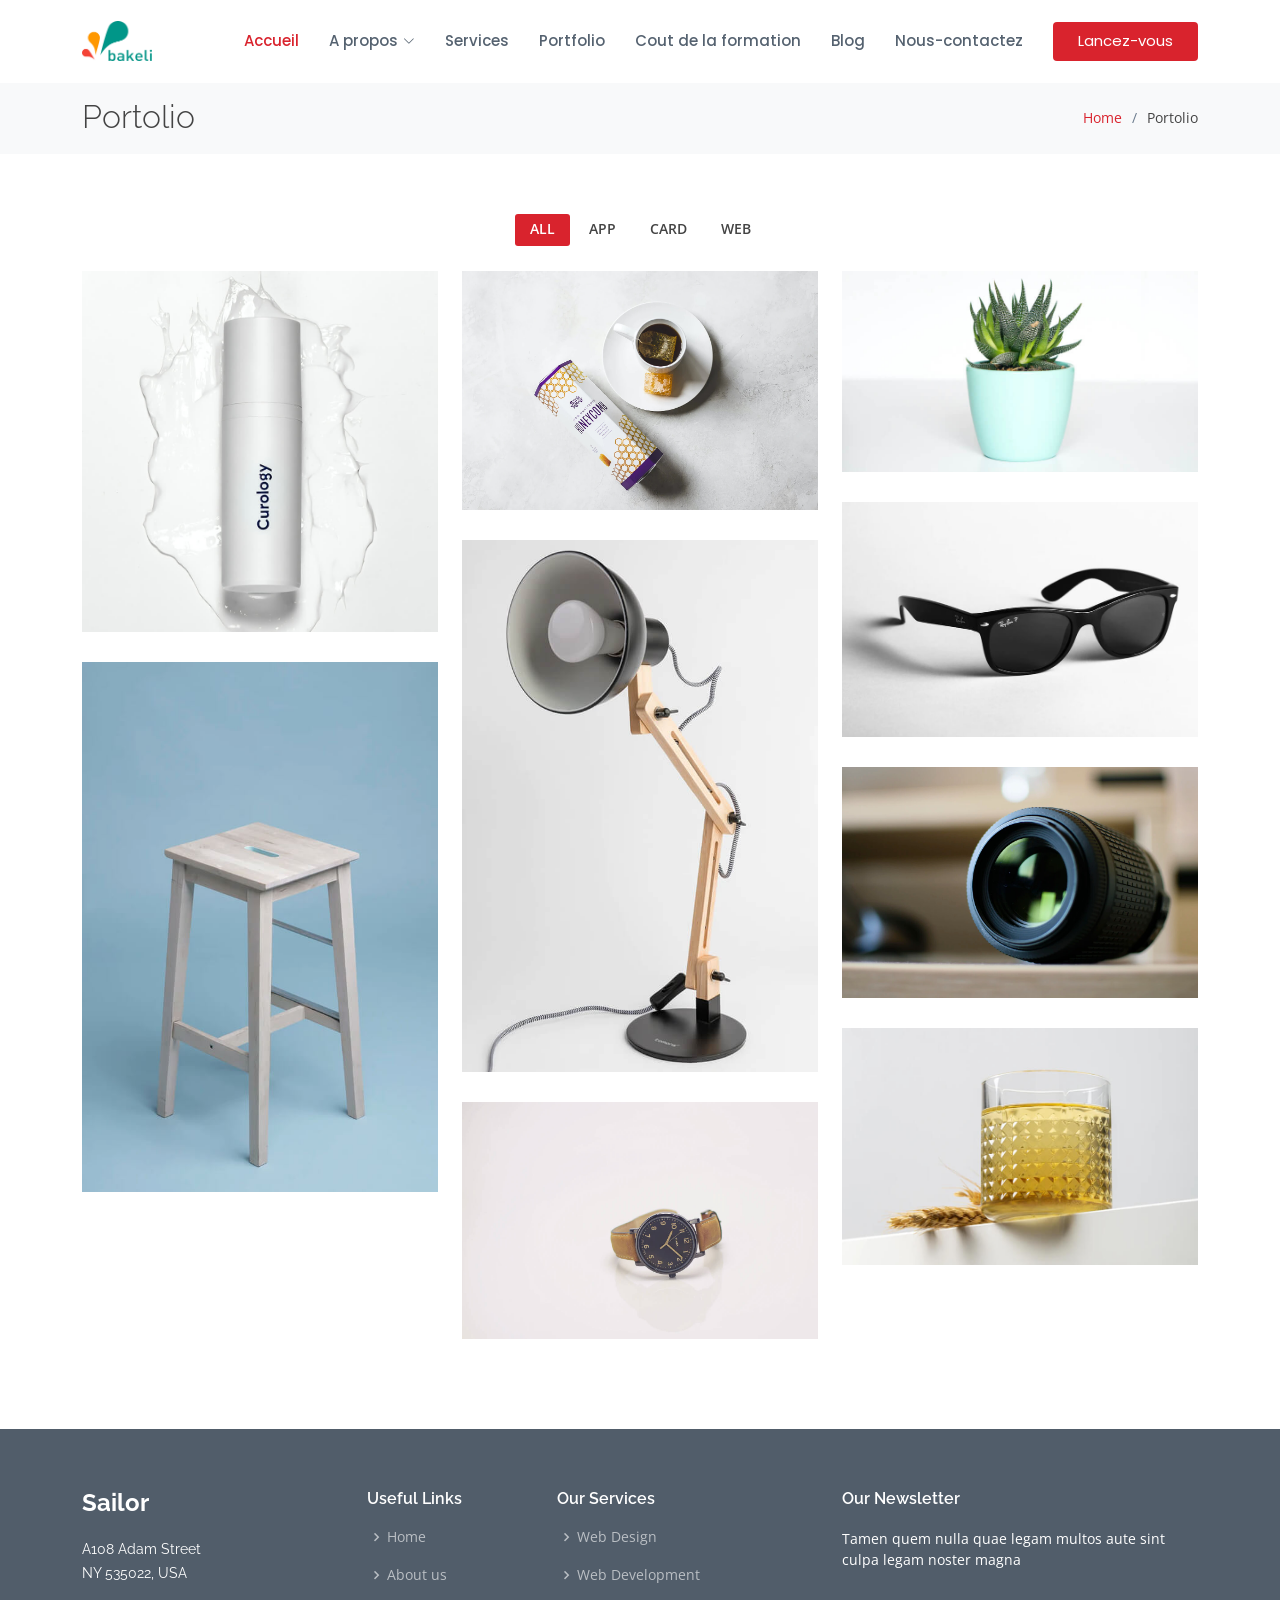
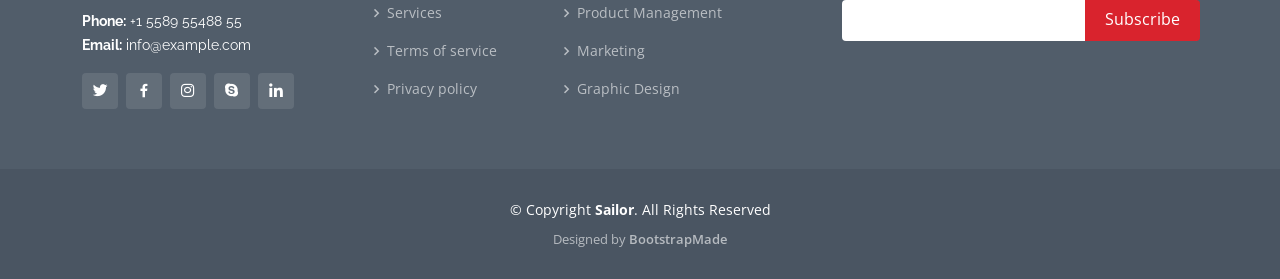
<file: docs/portfolio.html>
<!DOCTYPE html>
<html lang="en">

<head>
  <meta charset="utf-8">
  <meta content="width=device-width, initial-scale=1.0" name="viewport">

  <title>Portfolio - Sailor Bootstrap Template</title>
  <meta content="" name="description">
  <meta content="" name="keywords">

  <!-- Favicons -->
  <link href="assets/img/favicon.png" rel="icon">
  <link href="assets/img/apple-touch-icon.png" rel="apple-touch-icon">

  <!-- Google Fonts -->
  <link href="https://fonts.googleapis.com/css?family=Open+Sans:300,300i,400,400i,600,600i,700,700i|Raleway:300,300i,400,400i,500,500i,600,600i,700,700i|Poppins:300,300i,400,400i,500,500i,600,600i,700,700i" rel="stylesheet">

  <!-- Vendor CSS Files -->
  <link href="assets/vendor/animate.css/animate.min.css" rel="stylesheet">
  <link href="assets/vendor/bootstrap/css/bootstrap.min.css" rel="stylesheet">
  <link href="assets/vendor/bootstrap-icons/bootstrap-icons.css" rel="stylesheet">
  <link href="assets/vendor/boxicons/css/boxicons.min.css" rel="stylesheet">
  <link href="assets/vendor/glightbox/css/glightbox.min.css" rel="stylesheet">
  <link href="assets/vendor/remixicon/remixicon.css" rel="stylesheet">
  <link href="assets/vendor/swiper/swiper-bundle.min.css" rel="stylesheet">

  <!-- Template Main CSS File -->
  <link href="assets/css/style.css" rel="stylesheet">

  <!-- =======================================================
  * Template Name: Sailor
  * Updated: Jul 27 2023 with Bootstrap v5.3.1
  * Template URL: https://bootstrapmade.com/sailor-free-bootstrap-theme/
  * Author: BootstrapMade.com
  * License: https://bootstrapmade.com/license/
  ======================================================== -->
</head>

<body>

  <!-- ======= Header ======= -->
  <header id="header" class="fixed-top d-flex align-items-center">
    <div class="container d-flex align-items-center">

      <!-- <h1 class="logo me-auto"><a href="index.html">Bakeli</a></h1> -->
      <!-- Uncomment below if you prefer to use an image logo -->
      <a href="index.html" class="logo me-auto"><img src="assets/img/bakeli.png" alt="" class="img-fluid"></a>

      <nav id="navbar" class="navbar">
        <ul>
          <li><a href="index.html" class="active">Accueil</a></li>

          <li class="dropdown"><a href="#"><span>A propos</span> <i class="bi bi-chevron-down"></i></a>
            <ul>
              <li><a href="about.html">A propos</a></li>
              <li><a href="team.html">Equipe</a></li>
              <li><a href="testimonials.html">Temoignage</a></li>

              <li class="dropdown"><a href="#"><span>Nos offres </span> <i class="bi bi-chevron-right"></i></a>
                <ul>
                  <li><a href="#">Postuler pour un emploi</a></li>
                  <li><a href="#">Autres</a></li>
                </ul>
              </li>
            </ul>
          </li>
          <li><a href="services.html">Services</a></li>
          <li><a href="portfolio.html">Portfolio</a></li>
          <li><a href="pricing.html">Cout de la formation</a></li>
          <li><a href="blog.html">Blog</a></li>

          <li><a href="contact.html">Nous-contactez</a></li>
          <li><a href="index.html" class="getstarted">Lancez-vous</a></li>
        </ul>
        <i class="bi bi-list mobile-nav-toggle"></i>
      </nav><!-- .navbar -->

    </div>
  </header><!-- End Header -->

  <main id="main">

    <!-- ======= Breadcrumbs ======= -->
    <section id="breadcrumbs" class="breadcrumbs">
      <div class="container">

        <div class="d-flex justify-content-between align-items-center">
          <h2>Portolio</h2>
          <ol>
            <li><a href="index.html">Home</a></li>
            <li>Portolio</li>
          </ol>
        </div>

      </div>
    </section><!-- End Breadcrumbs -->

    <!-- ======= Portfolio Section ======= -->
    <section id="portfolio" class="portfolio">
      <div class="container">

        <div class="row">
          <div class="col-lg-12 d-flex justify-content-center">
            <ul id="portfolio-flters">
              <li data-filter="*" class="filter-active">All</li>
              <li data-filter=".filter-app">App</li>
              <li data-filter=".filter-card">Card</li>
              <li data-filter=".filter-web">Web</li>
            </ul>
          </div>
        </div>

        <div class="row portfolio-container">

          <div class="col-lg-4 col-md-6 portfolio-item filter-app">
            <div class="portfolio-wrap">
              <img src="assets/img/portfolio/portfolio-1.jpg" class="img-fluid" alt="">
              <div class="portfolio-info">
                <h4>App 1</h4>
                <p>App</p>
                <div class="portfolio-links">
                  <a href="assets/img/portfolio/portfolio-1.jpg" data-gallery="portfolioGallery" class="portfolio-lightbox" title="App 1"><i class="bx bx-plus"></i></a>
                  <a href="portfolio-details.html" class="portfolio-details-lightbox" data-glightbox="type: external" title="Portfolio Details"><i class="bx bx-link"></i></a>
                </div>
              </div>
            </div>
          </div>

          <div class="col-lg-4 col-md-6 portfolio-item filter-web">
            <div class="portfolio-wrap">
              <img src="assets/img/portfolio/portfolio-2.jpg" class="img-fluid" alt="">
              <div class="portfolio-info">
                <h4>Web 3</h4>
                <p>Web</p>
                <div class="portfolio-links">
                  <a href="assets/img/portfolio/portfolio-2.jpg" data-gallery="portfolioGallery" class="portfolio-lightbox" title="Web 3"><i class="bx bx-plus"></i></a>
                  <a href="portfolio-details.html" class="portfolio-details-lightbox" data-glightbox="type: external" title="Portfolio Details"><i class="bx bx-link"></i></a>
                </div>
              </div>
            </div>
          </div>

          <div class="col-lg-4 col-md-6 portfolio-item filter-app">
            <div class="portfolio-wrap">
              <img src="assets/img/portfolio/portfolio-3.jpg" class="img-fluid" alt="">
              <div class="portfolio-info">
                <h4>App 2</h4>
                <p>App</p>
                <div class="portfolio-links">
                  <a href="assets/img/portfolio/portfolio-3.jpg" data-gallery="portfolioGallery" class="portfolio-lightbox" title="App 2"><i class="bx bx-plus"></i></a>
                  <a href="portfolio-details.html" class="portfolio-details-lightbox" data-glightbox="type: external" title="Portfolio Details"><i class="bx bx-link"></i></a>
                </div>
              </div>
            </div>
          </div>

          <div class="col-lg-4 col-md-6 portfolio-item filter-card">
            <div class="portfolio-wrap">
              <img src="assets/img/portfolio/portfolio-4.jpg" class="img-fluid" alt="">
              <div class="portfolio-info">
                <h4>Card 2</h4>
                <p>Card</p>
                <div class="portfolio-links">
                  <a href="assets/img/portfolio/portfolio-4.jpg" data-gallery="portfolioGallery" class="portfolio-lightbox" title="Card 2"><i class="bx bx-plus"></i></a>
                  <a href="portfolio-details.html" class="portfolio-details-lightbox" data-glightbox="type: external" title="Portfolio Details"><i class="bx bx-link"></i></a>
                </div>
              </div>
            </div>
          </div>

          <div class="col-lg-4 col-md-6 portfolio-item filter-web">
            <div class="portfolio-wrap">
              <img src="assets/img/portfolio/portfolio-5.jpg" class="img-fluid" alt="">
              <div class="portfolio-info">
                <h4>Web 2</h4>
                <p>Web</p>
                <div class="portfolio-links">
                  <a href="assets/img/portfolio/portfolio-5.jpg" data-gallery="portfolioGallery" class="portfolio-lightbox" title="Web 2"><i class="bx bx-plus"></i></a>
                  <a href="portfolio-details.html" class="portfolio-details-lightbox" data-glightbox="type: external" title="Portfolio Details"><i class="bx bx-link"></i></a>
                </div>
              </div>
            </div>
          </div>

          <div class="col-lg-4 col-md-6 portfolio-item filter-app">
            <div class="portfolio-wrap">
              <img src="assets/img/portfolio/portfolio-6.jpg" class="img-fluid" alt="">
              <div class="portfolio-info">
                <h4>App 3</h4>
                <p>App</p>
                <div class="portfolio-links">
                  <a href="assets/img/portfolio/portfolio-6.jpg" data-gallery="portfolioGallery" class="portfolio-lightbox" title="App 3"><i class="bx bx-plus"></i></a>
                  <a href="portfolio-details.html" class="portfolio-details-lightbox" data-glightbox="type: external" title="Portfolio Details"><i class="bx bx-link"></i></a>
                </div>
              </div>
            </div>
          </div>

          <div class="col-lg-4 col-md-6 portfolio-item filter-card">
            <div class="portfolio-wrap">
              <img src="assets/img/portfolio/portfolio-7.jpg" class="img-fluid" alt="">
              <div class="portfolio-info">
                <h4>Card 1</h4>
                <p>Card</p>
                <div class="portfolio-links">
                  <a href="assets/img/portfolio/portfolio-7.jpg" data-gallery="portfolioGallery" class="portfolio-lightbox" title="Card 1"><i class="bx bx-plus"></i></a>
                  <a href="portfolio-details.html" class="portfolio-details-lightbox" data-glightbox="type: external" title="Portfolio Details"><i class="bx bx-link"></i></a>
                </div>
              </div>
            </div>
          </div>

          <div class="col-lg-4 col-md-6 portfolio-item filter-card">
            <div class="portfolio-wrap">
              <img src="assets/img/portfolio/portfolio-8.jpg" class="img-fluid" alt="">
              <div class="portfolio-info">
                <h4>Card 3</h4>
                <p>Card</p>
                <div class="portfolio-links">
                  <a href="assets/img/portfolio/portfolio-8.jpg" data-gallery="portfolioGallery" class="portfolio-lightbox" title="Card 3"><i class="bx bx-plus"></i></a>
                  <a href="portfolio-details.html" class="portfolio-details-lightbox" data-glightbox="type: external" title="Portfolio Details"><i class="bx bx-link"></i></a>
                </div>
              </div>
            </div>
          </div>

          <div class="col-lg-4 col-md-6 portfolio-item filter-web">
            <div class="portfolio-wrap">
              <img src="assets/img/portfolio/portfolio-9.jpg" class="img-fluid" alt="">
              <div class="portfolio-info">
                <h4>Web 3</h4>
                <p>Web</p>
                <div class="portfolio-links">
                  <a href="assets/img/portfolio/portfolio-9.jpg" data-gallery="portfolioGallery" class="portfolio-lightbox" title="Web 3"><i class="bx bx-plus"></i></a>
                  <a href="portfolio-details.html" class="portfolio-details-lightbox" data-glightbox="type: external" title="Portfolio Details"><i class="bx bx-link"></i></a>
                </div>
              </div>
            </div>
          </div>

        </div>

      </div>
    </section><!-- End Portfolio Section -->

  </main><!-- End #main -->

  <!-- ======= Footer ======= -->
  <footer id="footer">
    <div class="footer-top">
      <div class="container">
        <div class="row">

          <div class="col-lg-3 col-md-6">
            <div class="footer-info">
              <h3>Sailor</h3>
              <p>
                A108 Adam Street <br>
                NY 535022, USA<br><br>
                <strong>Phone:</strong> +1 5589 55488 55<br>
                <strong>Email:</strong> info@example.com<br>
              </p>
              <div class="social-links mt-3">
                <a href="#" class="twitter"><i class="bx bxl-twitter"></i></a>
                <a href="#" class="facebook"><i class="bx bxl-facebook"></i></a>
                <a href="#" class="instagram"><i class="bx bxl-instagram"></i></a>
                <a href="#" class="google-plus"><i class="bx bxl-skype"></i></a>
                <a href="#" class="linkedin"><i class="bx bxl-linkedin"></i></a>
              </div>
            </div>
          </div>

          <div class="col-lg-2 col-md-6 footer-links">
            <h4>Useful Links</h4>
            <ul>
              <li><i class="bx bx-chevron-right"></i> <a href="#">Home</a></li>
              <li><i class="bx bx-chevron-right"></i> <a href="#">About us</a></li>
              <li><i class="bx bx-chevron-right"></i> <a href="#">Services</a></li>
              <li><i class="bx bx-chevron-right"></i> <a href="#">Terms of service</a></li>
              <li><i class="bx bx-chevron-right"></i> <a href="#">Privacy policy</a></li>
            </ul>
          </div>

          <div class="col-lg-3 col-md-6 footer-links">
            <h4>Our Services</h4>
            <ul>
              <li><i class="bx bx-chevron-right"></i> <a href="#">Web Design</a></li>
              <li><i class="bx bx-chevron-right"></i> <a href="#">Web Development</a></li>
              <li><i class="bx bx-chevron-right"></i> <a href="#">Product Management</a></li>
              <li><i class="bx bx-chevron-right"></i> <a href="#">Marketing</a></li>
              <li><i class="bx bx-chevron-right"></i> <a href="#">Graphic Design</a></li>
            </ul>
          </div>

          <div class="col-lg-4 col-md-6 footer-newsletter">
            <h4>Our Newsletter</h4>
            <p>Tamen quem nulla quae legam multos aute sint culpa legam noster magna</p>
            <form action="" method="post">
              <input type="email" name="email"><input type="submit" value="Subscribe">
            </form>

          </div>

        </div>
      </div>
    </div>

    <div class="container">
      <div class="copyright">
        &copy; Copyright <strong><span>Sailor</span></strong>. All Rights Reserved
      </div>
      <div class="credits">
        <!-- All the links in the footer should remain intact. -->
        <!-- You can delete the links only if you purchased the pro version. -->
        <!-- Licensing information: https://bootstrapmade.com/license/ -->
        <!-- Purchase the pro version with working PHP/AJAX contact form: https://bootstrapmade.com/sailor-free-bootstrap-theme/ -->
        Designed by <a href="https://bootstrapmade.com/">BootstrapMade</a>
      </div>
    </div>
  </footer><!-- End Footer -->

  <a href="#" class="back-to-top d-flex align-items-center justify-content-center"><i class="bi bi-arrow-up-short"></i></a>

  <!-- Vendor JS Files -->
  <script src="assets/vendor/bootstrap/js/bootstrap.bundle.min.js"></script>
  <script src="assets/vendor/glightbox/js/glightbox.min.js"></script>
  <script src="assets/vendor/isotope-layout/isotope.pkgd.min.js"></script>
  <script src="assets/vendor/swiper/swiper-bundle.min.js"></script>
  <script src="assets/vendor/waypoints/noframework.waypoints.js"></script>
  <script src="assets/vendor/php-email-form/validate.js"></script>

  <!-- Template Main JS File -->
  <script src="assets/js/main.js"></script>

</body>

</html>
</file>
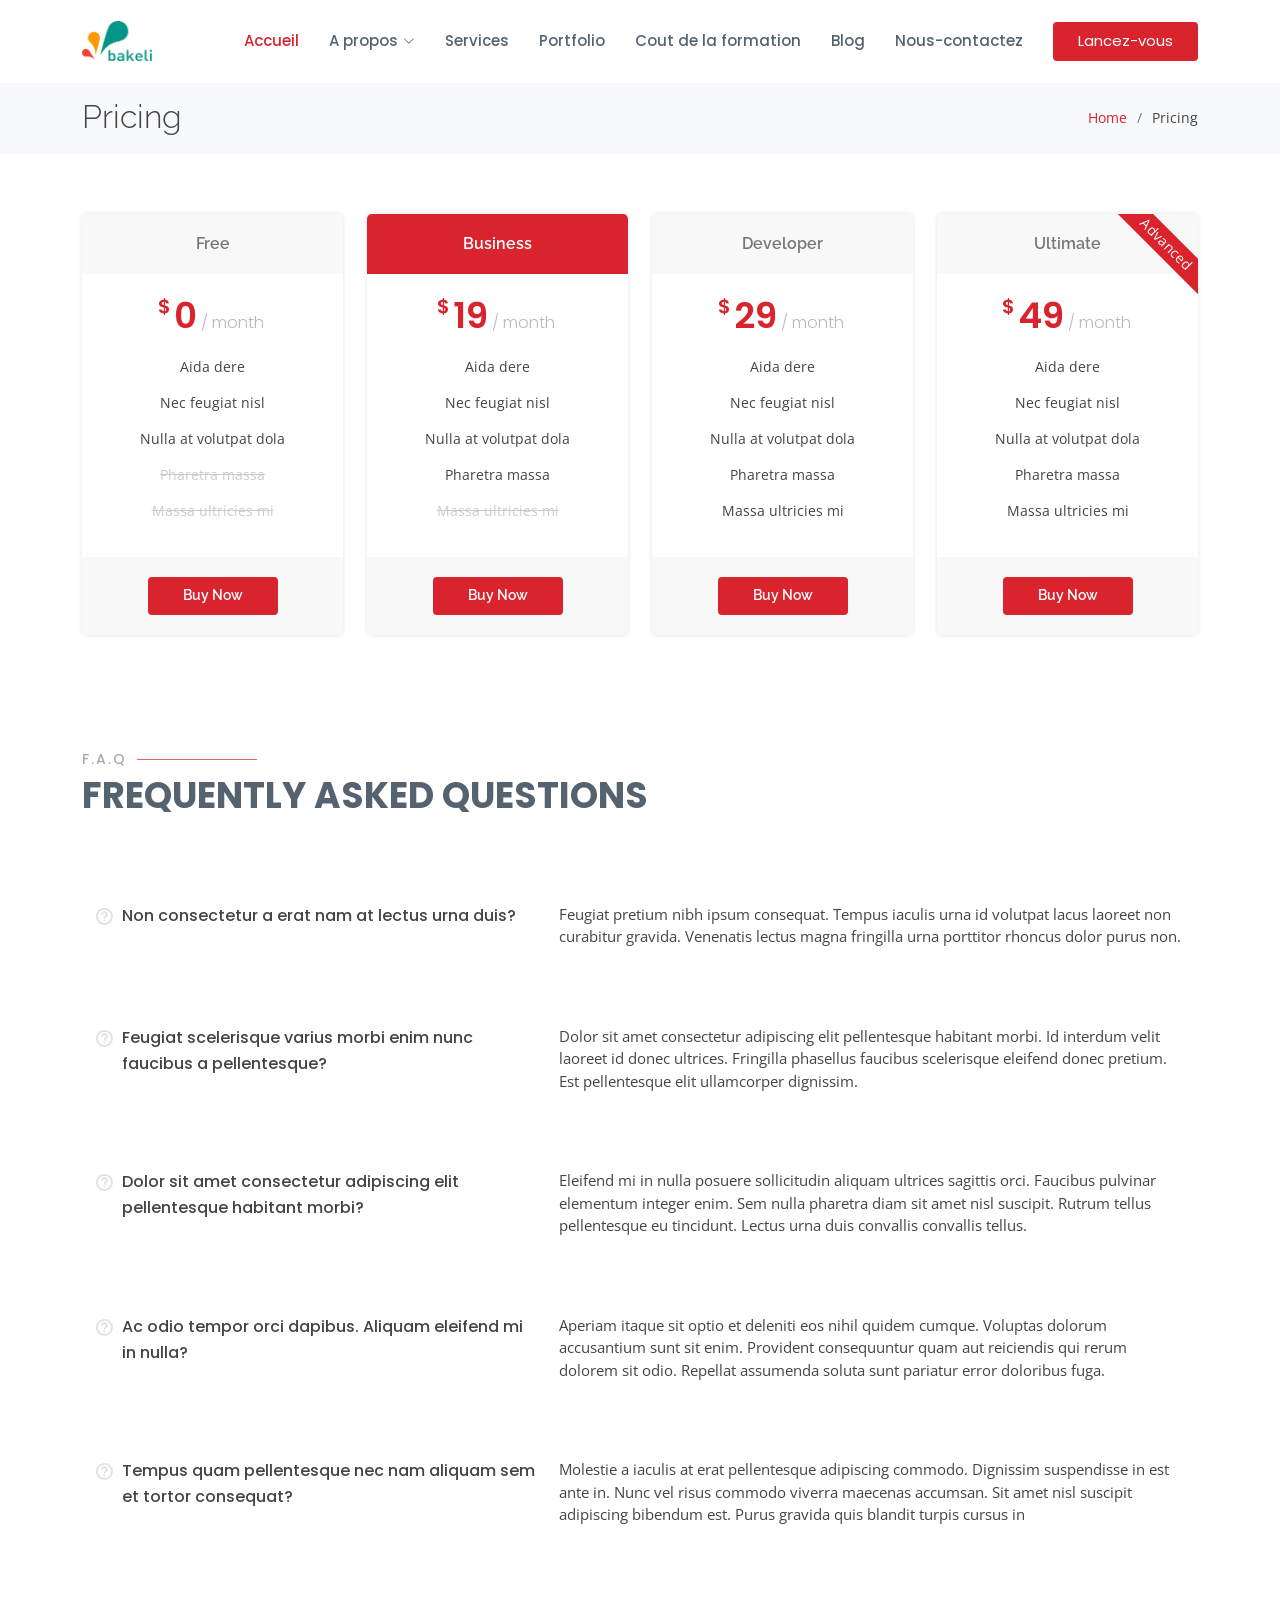
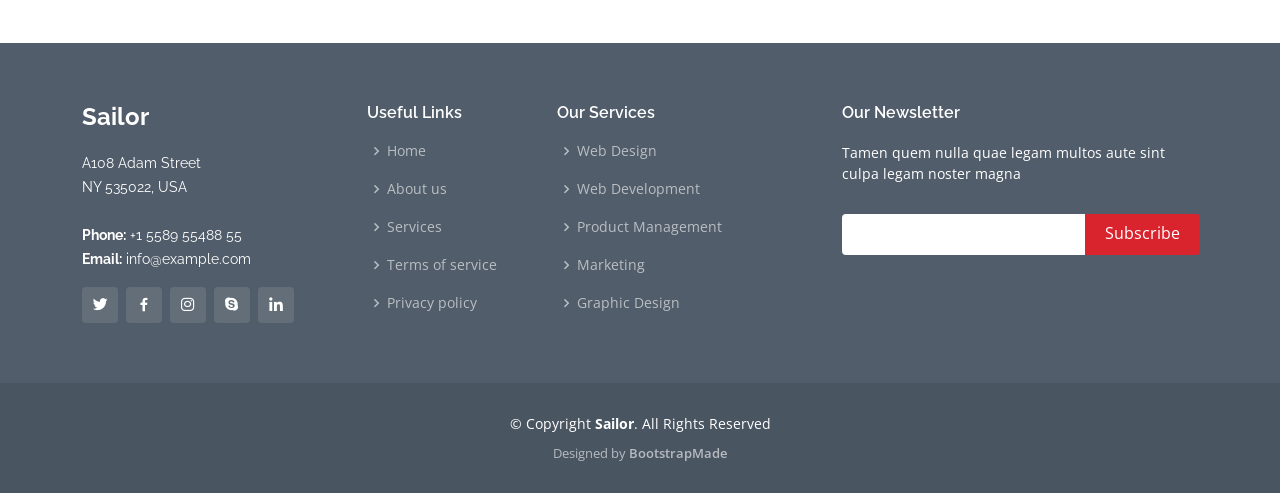
<file: docs/pricing.html>
<!DOCTYPE html>
<html lang="en">

<head>
  <meta charset="utf-8">
  <meta content="width=device-width, initial-scale=1.0" name="viewport">

  <title>Pricing - Sailor Bootstrap Template</title>
  <meta content="" name="description">
  <meta content="" name="keywords">

  <!-- Favicons -->
  <link href="assets/img/favicon.png" rel="icon">
  <link href="assets/img/apple-touch-icon.png" rel="apple-touch-icon">

  <!-- Google Fonts -->
  <link href="https://fonts.googleapis.com/css?family=Open+Sans:300,300i,400,400i,600,600i,700,700i|Raleway:300,300i,400,400i,500,500i,600,600i,700,700i|Poppins:300,300i,400,400i,500,500i,600,600i,700,700i" rel="stylesheet">

  <!-- Vendor CSS Files -->
  <link href="assets/vendor/animate.css/animate.min.css" rel="stylesheet">
  <link href="assets/vendor/bootstrap/css/bootstrap.min.css" rel="stylesheet">
  <link href="assets/vendor/bootstrap-icons/bootstrap-icons.css" rel="stylesheet">
  <link href="assets/vendor/boxicons/css/boxicons.min.css" rel="stylesheet">
  <link href="assets/vendor/glightbox/css/glightbox.min.css" rel="stylesheet">
  <link href="assets/vendor/remixicon/remixicon.css" rel="stylesheet">
  <link href="assets/vendor/swiper/swiper-bundle.min.css" rel="stylesheet">

  <!-- Template Main CSS File -->
  <link href="assets/css/style.css" rel="stylesheet">

  <!-- =======================================================
  * Template Name: Sailor
  * Updated: Jul 27 2023 with Bootstrap v5.3.1
  * Template URL: https://bootstrapmade.com/sailor-free-bootstrap-theme/
  * Author: BootstrapMade.com
  * License: https://bootstrapmade.com/license/
  ======================================================== -->
</head>

<body>

  <!-- ======= Header ======= -->
  <header id="header" class="fixed-top d-flex align-items-center">
    <div class="container d-flex align-items-center">

      <!-- <h1 class="logo me-auto"><a href="index.html">Bakeli</a></h1> -->
      <!-- Uncomment below if you prefer to use an image logo -->
      <a href="index.html" class="logo me-auto"><img src="assets/img/bakeli.png" alt="" class="img-fluid"></a>

      <nav id="navbar" class="navbar">
        <ul>
          <li><a href="index.html" class="active">Accueil</a></li>

          <li class="dropdown"><a href="#"><span>A propos</span> <i class="bi bi-chevron-down"></i></a>
            <ul>
              <li><a href="about.html">A propos</a></li>
              <li><a href="team.html">Equipe</a></li>
              <li><a href="testimonials.html">Temoignage</a></li>

              <li class="dropdown"><a href="#"><span>Nos offres </span> <i class="bi bi-chevron-right"></i></a>
                <ul>
                  <li><a href="#">Postuler pour un emploi</a></li>
                  <li><a href="#">Autres</a></li>
                </ul>
              </li>
            </ul>
          </li>
          <li><a href="services.html">Services</a></li>
          <li><a href="portfolio.html">Portfolio</a></li>
          <li><a href="pricing.html">Cout de la formation</a></li>
          <li><a href="blog.html">Blog</a></li>

          <li><a href="contact.html">Nous-contactez</a></li>
          <li><a href="index.html" class="getstarted">Lancez-vous</a></li>
        </ul>
        <i class="bi bi-list mobile-nav-toggle"></i>
      </nav><!-- .navbar -->

    </div>
  </header><!-- End Header -->

  <main id="main">

    <!-- ======= Breadcrumbs ======= -->
    <section id="breadcrumbs" class="breadcrumbs">
      <div class="container">

        <div class="d-flex justify-content-between align-items-center">
          <h2>Pricing</h2>
          <ol>
            <li><a href="index.html">Home</a></li>
            <li>Pricing</li>
          </ol>
        </div>

      </div>
    </section><!-- End Breadcrumbs -->

    <!-- ======= Pricing Section ======= -->
    <section id="pricing" class="pricing">
      <div class="container">

        <div class="row">

          <div class="col-lg-3 col-md-6">
            <div class="box">
              <h3>Free</h3>
              <h4><sup>$</sup>0<span> / month</span></h4>
              <ul>
                <li>Aida dere</li>
                <li>Nec feugiat nisl</li>
                <li>Nulla at volutpat dola</li>
                <li class="na">Pharetra massa</li>
                <li class="na">Massa ultricies mi</li>
              </ul>
              <div class="btn-wrap">
                <a href="#" class="btn-buy">Buy Now</a>
              </div>
            </div>
          </div>

          <div class="col-lg-3 col-md-6 mt-4 mt-md-0">
            <div class="box featured">
              <h3>Business</h3>
              <h4><sup>$</sup>19<span> / month</span></h4>
              <ul>
                <li>Aida dere</li>
                <li>Nec feugiat nisl</li>
                <li>Nulla at volutpat dola</li>
                <li>Pharetra massa</li>
                <li class="na">Massa ultricies mi</li>
              </ul>
              <div class="btn-wrap">
                <a href="#" class="btn-buy">Buy Now</a>
              </div>
            </div>
          </div>

          <div class="col-lg-3 col-md-6 mt-4 mt-lg-0">
            <div class="box">
              <h3>Developer</h3>
              <h4><sup>$</sup>29<span> / month</span></h4>
              <ul>
                <li>Aida dere</li>
                <li>Nec feugiat nisl</li>
                <li>Nulla at volutpat dola</li>
                <li>Pharetra massa</li>
                <li>Massa ultricies mi</li>
              </ul>
              <div class="btn-wrap">
                <a href="#" class="btn-buy">Buy Now</a>
              </div>
            </div>
          </div>

          <div class="col-lg-3 col-md-6 mt-4 mt-lg-0">
            <div class="box">
              <span class="advanced">Advanced</span>
              <h3>Ultimate</h3>
              <h4><sup>$</sup>49<span> / month</span></h4>
              <ul>
                <li>Aida dere</li>
                <li>Nec feugiat nisl</li>
                <li>Nulla at volutpat dola</li>
                <li>Pharetra massa</li>
                <li>Massa ultricies mi</li>
              </ul>
              <div class="btn-wrap">
                <a href="#" class="btn-buy">Buy Now</a>
              </div>
            </div>
          </div>

        </div>

      </div>
    </section><!-- End Pricing Section -->

    <!-- ======= Frequently Asked Questions Section ======= -->
    <section id="faq" class="faq">
      <div class="container">

        <div class="section-title">
          <h2>F.A.Q</h2>
          <p>Frequently Asked Questions</p>
        </div>

        <div class="row faq-item d-flex align-items-stretch">
          <div class="col-lg-5">
            <i class="bx bx-help-circle"></i>
            <h4>Non consectetur a erat nam at lectus urna duis?</h4>
          </div>
          <div class="col-lg-7">
            <p>
              Feugiat pretium nibh ipsum consequat. Tempus iaculis urna id volutpat lacus laoreet non curabitur gravida. Venenatis lectus magna fringilla urna porttitor rhoncus dolor purus non.
            </p>
          </div>
        </div><!-- End F.A.Q Item-->

        <div class="row faq-item d-flex align-items-stretch">
          <div class="col-lg-5">
            <i class="bx bx-help-circle"></i>
            <h4>Feugiat scelerisque varius morbi enim nunc faucibus a pellentesque?</h4>
          </div>
          <div class="col-lg-7">
            <p>
              Dolor sit amet consectetur adipiscing elit pellentesque habitant morbi. Id interdum velit laoreet id donec ultrices. Fringilla phasellus faucibus scelerisque eleifend donec pretium. Est pellentesque elit ullamcorper dignissim.
            </p>
          </div>
        </div><!-- End F.A.Q Item-->

        <div class="row faq-item d-flex align-items-stretch">
          <div class="col-lg-5">
            <i class="bx bx-help-circle"></i>
            <h4>Dolor sit amet consectetur adipiscing elit pellentesque habitant morbi?</h4>
          </div>
          <div class="col-lg-7">
            <p>
              Eleifend mi in nulla posuere sollicitudin aliquam ultrices sagittis orci. Faucibus pulvinar elementum integer enim. Sem nulla pharetra diam sit amet nisl suscipit. Rutrum tellus pellentesque eu tincidunt. Lectus urna duis convallis convallis tellus.
            </p>
          </div>
        </div><!-- End F.A.Q Item-->

        <div class="row faq-item d-flex align-items-stretch">
          <div class="col-lg-5">
            <i class="bx bx-help-circle"></i>
            <h4>Ac odio tempor orci dapibus. Aliquam eleifend mi in nulla?</h4>
          </div>
          <div class="col-lg-7">
            <p>
              Aperiam itaque sit optio et deleniti eos nihil quidem cumque. Voluptas dolorum accusantium sunt sit enim. Provident consequuntur quam aut reiciendis qui rerum dolorem sit odio. Repellat assumenda soluta sunt pariatur error doloribus fuga.
            </p>
          </div>
        </div><!-- End F.A.Q Item-->

        <div class="row faq-item d-flex align-items-stretch">
          <div class="col-lg-5">
            <i class="bx bx-help-circle"></i>
            <h4>Tempus quam pellentesque nec nam aliquam sem et tortor consequat?</h4>
          </div>
          <div class="col-lg-7">
            <p>
              Molestie a iaculis at erat pellentesque adipiscing commodo. Dignissim suspendisse in est ante in. Nunc vel risus commodo viverra maecenas accumsan. Sit amet nisl suscipit adipiscing bibendum est. Purus gravida quis blandit turpis cursus in
            </p>
          </div>
        </div><!-- End F.A.Q Item-->

      </div>
    </section><!-- End Frequently Asked Questions Section -->

  </main><!-- End #main -->

  <!-- ======= Footer ======= -->
  <footer id="footer">
    <div class="footer-top">
      <div class="container">
        <div class="row">

          <div class="col-lg-3 col-md-6">
            <div class="footer-info">
              <h3>Sailor</h3>
              <p>
                A108 Adam Street <br>
                NY 535022, USA<br><br>
                <strong>Phone:</strong> +1 5589 55488 55<br>
                <strong>Email:</strong> info@example.com<br>
              </p>
              <div class="social-links mt-3">
                <a href="#" class="twitter"><i class="bx bxl-twitter"></i></a>
                <a href="#" class="facebook"><i class="bx bxl-facebook"></i></a>
                <a href="#" class="instagram"><i class="bx bxl-instagram"></i></a>
                <a href="#" class="google-plus"><i class="bx bxl-skype"></i></a>
                <a href="#" class="linkedin"><i class="bx bxl-linkedin"></i></a>
              </div>
            </div>
          </div>

          <div class="col-lg-2 col-md-6 footer-links">
            <h4>Useful Links</h4>
            <ul>
              <li><i class="bx bx-chevron-right"></i> <a href="#">Home</a></li>
              <li><i class="bx bx-chevron-right"></i> <a href="#">About us</a></li>
              <li><i class="bx bx-chevron-right"></i> <a href="#">Services</a></li>
              <li><i class="bx bx-chevron-right"></i> <a href="#">Terms of service</a></li>
              <li><i class="bx bx-chevron-right"></i> <a href="#">Privacy policy</a></li>
            </ul>
          </div>

          <div class="col-lg-3 col-md-6 footer-links">
            <h4>Our Services</h4>
            <ul>
              <li><i class="bx bx-chevron-right"></i> <a href="#">Web Design</a></li>
              <li><i class="bx bx-chevron-right"></i> <a href="#">Web Development</a></li>
              <li><i class="bx bx-chevron-right"></i> <a href="#">Product Management</a></li>
              <li><i class="bx bx-chevron-right"></i> <a href="#">Marketing</a></li>
              <li><i class="bx bx-chevron-right"></i> <a href="#">Graphic Design</a></li>
            </ul>
          </div>

          <div class="col-lg-4 col-md-6 footer-newsletter">
            <h4>Our Newsletter</h4>
            <p>Tamen quem nulla quae legam multos aute sint culpa legam noster magna</p>
            <form action="" method="post">
              <input type="email" name="email"><input type="submit" value="Subscribe">
            </form>

          </div>

        </div>
      </div>
    </div>

    <div class="container">
      <div class="copyright">
        &copy; Copyright <strong><span>Sailor</span></strong>. All Rights Reserved
      </div>
      <div class="credits">
        <!-- All the links in the footer should remain intact. -->
        <!-- You can delete the links only if you purchased the pro version. -->
        <!-- Licensing information: https://bootstrapmade.com/license/ -->
        <!-- Purchase the pro version with working PHP/AJAX contact form: https://bootstrapmade.com/sailor-free-bootstrap-theme/ -->
        Designed by <a href="https://bootstrapmade.com/">BootstrapMade</a>
      </div>
    </div>
  </footer><!-- End Footer -->

  <a href="#" class="back-to-top d-flex align-items-center justify-content-center"><i class="bi bi-arrow-up-short"></i></a>

  <!-- Vendor JS Files -->
  <script src="assets/vendor/bootstrap/js/bootstrap.bundle.min.js"></script>
  <script src="assets/vendor/glightbox/js/glightbox.min.js"></script>
  <script src="assets/vendor/isotope-layout/isotope.pkgd.min.js"></script>
  <script src="assets/vendor/swiper/swiper-bundle.min.js"></script>
  <script src="assets/vendor/waypoints/noframework.waypoints.js"></script>
  <script src="assets/vendor/php-email-form/validate.js"></script>

  <!-- Template Main JS File -->
  <script src="assets/js/main.js"></script>

</body>

</html>
</file>
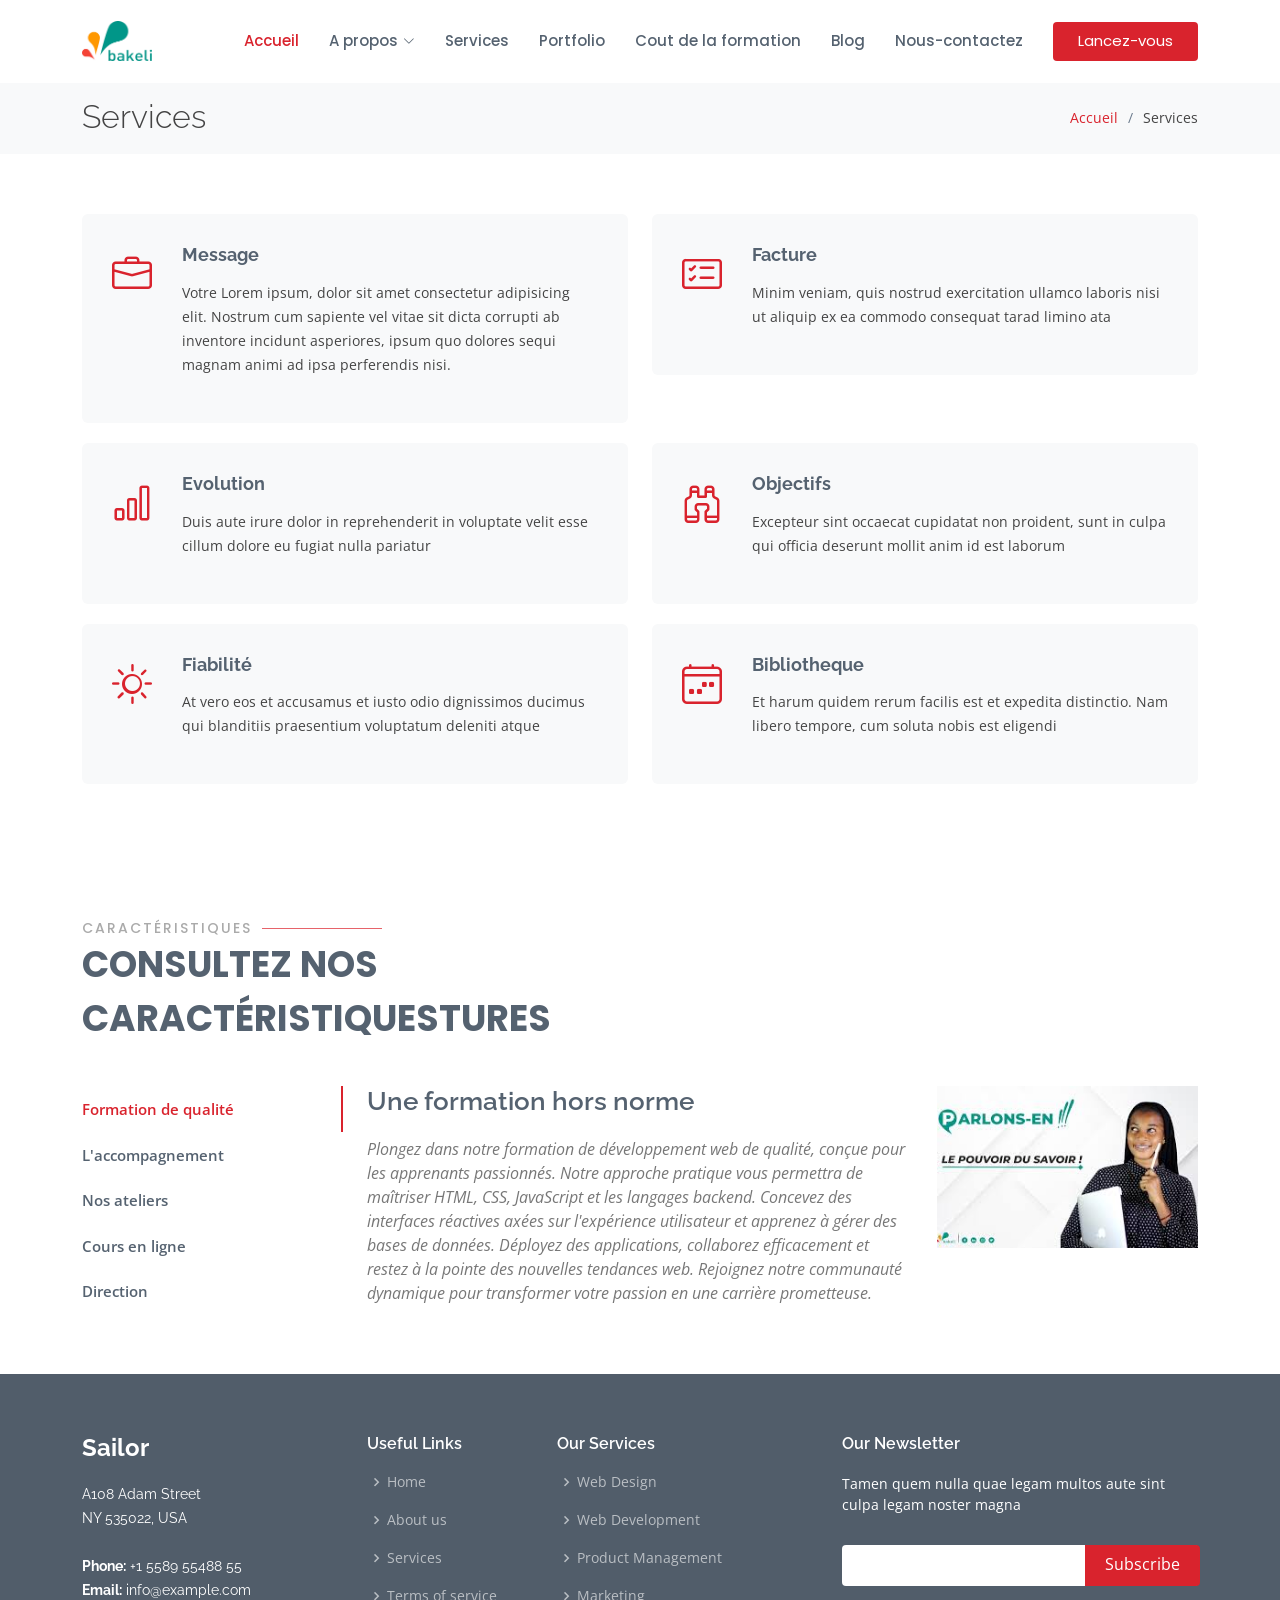
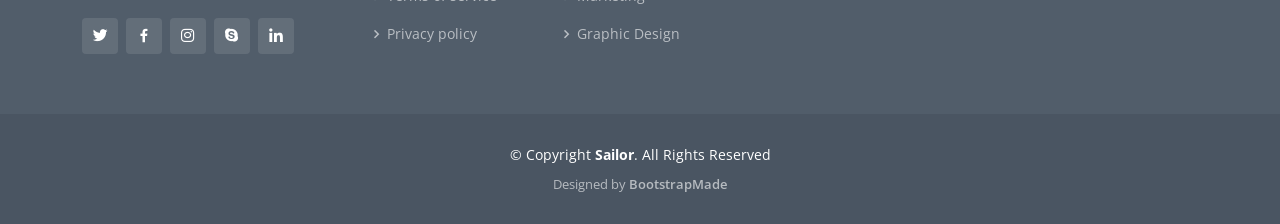
<file: docs/services.html>
<!DOCTYPE html>
<html lang="en">

<head>
  <meta charset="utf-8">
  <meta content="width=device-width, initial-scale=1.0" name="viewport">

  <title>Services - Sailor Bootstrap Template</title>
  <meta content="" name="description">
  <meta content="" name="keywords">

  <!-- Favicons -->
  <link href="assets/img/favicon.png" rel="icon">
  <link href="assets/img/apple-touch-icon.png" rel="apple-touch-icon">

  <!-- Google Fonts -->
  <link href="https://fonts.googleapis.com/css?family=Open+Sans:300,300i,400,400i,600,600i,700,700i|Raleway:300,300i,400,400i,500,500i,600,600i,700,700i|Poppins:300,300i,400,400i,500,500i,600,600i,700,700i" rel="stylesheet">

  <!-- Vendor CSS Files -->
  <link href="assets/vendor/animate.css/animate.min.css" rel="stylesheet">
  <link href="assets/vendor/bootstrap/css/bootstrap.min.css" rel="stylesheet">
  <link href="assets/vendor/bootstrap-icons/bootstrap-icons.css" rel="stylesheet">
  <link href="assets/vendor/boxicons/css/boxicons.min.css" rel="stylesheet">
  <link href="assets/vendor/glightbox/css/glightbox.min.css" rel="stylesheet">
  <link href="assets/vendor/remixicon/remixicon.css" rel="stylesheet">
  <link href="assets/vendor/swiper/swiper-bundle.min.css" rel="stylesheet">

  <!-- Template Main CSS File -->
  <link href="assets/css/style.css" rel="stylesheet">

  <!-- =======================================================
  * Template Name: Sailor
  * Updated: Jul 27 2023 with Bootstrap v5.3.1
  * Template URL: https://bootstrapmade.com/sailor-free-bootstrap-theme/
  * Author: BootstrapMade.com
  * License: https://bootstrapmade.com/license/
  ======================================================== -->
</head>

<body>

  <!-- ======= Header ======= -->
  <header id="header" class="fixed-top d-flex align-items-center">
    <div class="container d-flex align-items-center">

      <!-- <h1 class="logo me-auto"><a href="index.html">Bakeli</a></h1> -->
      <!-- Uncomment below if you prefer to use an image logo -->
      <a href="index.html" class="logo me-auto"><img src="assets/img/bakeli.png" alt="" class="img-fluid"></a>

      <nav id="navbar" class="navbar">
        <ul>
          <li><a href="index.html" class="active">Accueil</a></li>

          <li class="dropdown"><a href="#"><span>A propos</span> <i class="bi bi-chevron-down"></i></a>
            <ul>
              <li><a href="about.html">A propos</a></li>
              <li><a href="team.html">Equipe</a></li>
              <li><a href="testimonials.html">Temoignage</a></li>

              <li class="dropdown"><a href="#"><span>Nos offres </span> <i class="bi bi-chevron-right"></i></a>
                <ul>
                  <li><a href="#">Postuler pour un emploi</a></li>
                  <li><a href="#">Autres</a></li>
                </ul>
              </li>
            </ul>
          </li>
          <li><a href="services.html">Services</a></li>
          <li><a href="portfolio.html">Portfolio</a></li>
          <li><a href="pricing.html">Cout de la formation</a></li>
          <li><a href="blog.html">Blog</a></li>

          <li><a href="contact.html">Nous-contactez</a></li>
          <li><a href="index.html" class="getstarted">Lancez-vous</a></li>
        </ul>
        <i class="bi bi-list mobile-nav-toggle"></i>
      </nav><!-- .navbar -->

    </div>
  </header><!-- End Header -->

  <main id="main">

    <!-- ======= Breadcrumbs ======= -->
    <section id="breadcrumbs" class="breadcrumbs">
      <div class="container">

        <div class="d-flex justify-content-between align-items-center">
          <h2>Services</h2>
          <ol>
            <li><a href="index.html">Accueil</a></li>
            <li>Services</li>
          </ol>
        </div>

      </div>
    </section><!-- End Breadcrumbs -->

    <!-- ======= Services Section ======= -->
    <section id="services" class="services">
      <div class="container">

        <div class="row">
          <div class="col-md-6">
            <div class="icon-box">
              <i class="bi bi-briefcase"></i>
              <h4><a href="#">Message</a></h4>
              <p>Votre Lorem ipsum, dolor sit amet consectetur adipisicing elit. Nostrum cum sapiente vel vitae sit dicta corrupti ab inventore incidunt asperiores, ipsum quo dolores sequi magnam animi ad ipsa perferendis nisi.</p>
            </div>
          </div>
          <div class="col-md-6 mt-4 mt-md-0">
            <div class="icon-box">
              <i class="bi bi-card-checklist"></i>
              <h4><a href="#">Facture</a></h4>
              <p>Minim veniam, quis nostrud exercitation ullamco laboris nisi ut aliquip ex ea commodo consequat tarad limino ata</p>
            </div>
          </div>
          <div class="col-md-6 mt-4 mt-md-0">
            <div class="icon-box">
              <i class="bi bi-bar-chart"></i>
              <h4><a href="#">Evolution</a></h4>
              <p>Duis aute irure dolor in reprehenderit in voluptate velit esse cillum dolore eu fugiat nulla pariatur</p>
            </div>
          </div>
          <div class="col-md-6 mt-4 mt-md-0">
            <div class="icon-box">
              <i class="bi bi-binoculars"></i>
              <h4><a href="#">Objectifs</a></h4>
              <p>Excepteur sint occaecat cupidatat non proident, sunt in culpa qui officia deserunt mollit anim id est laborum</p>
            </div>
          </div>
          <div class="col-md-6 mt-4 mt-md-0">
            <div class="icon-box">
              <i class="bi bi-brightness-high"></i>
              <h4><a href="#">Fiabilité</a></h4>
              <p>At vero eos et accusamus et iusto odio dignissimos ducimus qui blanditiis praesentium voluptatum deleniti atque</p>
            </div>
          </div>
          <div class="col-md-6 mt-4 mt-md-0">
            <div class="icon-box">
              <i class="bi bi-calendar4-week"></i>
              <h4><a href="#">Bibliotheque</a></h4>
              <p>Et harum quidem rerum facilis est et expedita distinctio. Nam libero tempore, cum soluta nobis est eligendi</p>
            </div>
          </div>
        </div>

      </div>
    </section><!-- End Services Section -->

    <!-- ======= Features Section ======= -->
    <section id="features" class="features">
      <div class="container">

        <div class="section-title">
          <h2>CARACTÉRISTIQUES</h2>
          <p>CONSULTEZ NOS <br>CARACTÉRISTIQUEStures</p>
        </div>

        <div class="row">
          <div class="col-lg-3">
            <ul class="nav nav-tabs flex-column">
              <li class="nav-item">
                <a class="nav-link active show" data-bs-toggle="tab" href="#tab-1">Formation de qualité</a>
              </li>
              <li class="nav-item">
                <a class="nav-link" data-bs-toggle="tab" href="#tab-2">L'accompagnement</a>
              </li>
              <li class="nav-item">
                <a class="nav-link" data-bs-toggle="tab" href="#tab-3">Nos ateliers</a>
              </li>
              <li class="nav-item">
                <a class="nav-link" data-bs-toggle="tab" href="#tab-4">Cours en ligne</a>
              </li>
              <li class="nav-item">
                <a class="nav-link" data-bs-toggle="tab" href="#tab-5">Direction</a>
              </li>
            </ul>
          </div>
          <div class="col-lg-9 mt-4 mt-lg-0">
            <div class="tab-content">
              <div class="tab-pane active show" id="tab-1">
                <div class="row">
                  <div class="col-lg-8 details order-2 order-lg-1">
                    <h3>Une formation hors norme</h3>
                    <p class="fst-italic">Plongez dans notre formation de développement web de qualité, conçue pour les apprenants passionnés. Notre approche pratique vous permettra de maîtriser HTML, CSS, JavaScript et les langages backend. Concevez des interfaces réactives axées sur l'expérience utilisateur et apprenez à gérer des bases de données. Déployez des applications, collaborez efficacement et restez à la pointe des nouvelles tendances web. Rejoignez notre communauté dynamique pour transformer votre passion en une carrière prometteuse.</p>
                  </div>
                  <div class="col-lg-4 text-center order-1 order-lg-2">
                    <img src="assets/img/formation1.jpeg" alt="" class="img-fluid">
                  </div>
                </div>
              </div>
              <div class="tab-pane" id="tab-2">
                <div class="row">
                  <div class="col-lg-8 details order-2 order-lg-1">
                    <h3>Chers futurs étudiants,</h3>
                    <p class="fst-italic">

                      Votre succès est notre priorité absolue. Notre équipe d'experts est dévouée à vous guider à travers chaque étape de notre programme de formation en développement web. L'approche pratique de notre formation vous permettra de développer des compétences tangibles. Vous ferez partie d'une communauté solidaire d'apprenants partageant les mêmes objectifs. Rejoignez-nous pour une expérience d'apprentissage enrichissante et concrète.
                      
                      Bienvenue dans notre famille éducative,
                      
                    </p>
                  </div>
                  <div class="col-lg-4 text-center order-1 order-lg-2">
                    <img src="assets/img/stage.jpeg" alt="" class="img-fluid">
                  </div>
                </div>
              </div>
              <div class="tab-pane" id="tab-3">
                <div class="row">
                  <div class="col-lg-8 details order-2 order-lg-1">
                    <h3>Nos ateliers</h3>
                    <p class="fst-italic">Eos voluptatibus quo. Odio similique illum id quidem non enim fuga. Qui natus non sunt dicta dolor et. In asperiores velit quaerat perferendis aut</p>
                    <p>Iure officiis odit rerum. Harum sequi eum illum corrupti culpa veritatis quisquam. Neque necessitatibus illo rerum eum ut. Commodi ipsam minima molestiae sed laboriosam a iste odio. Earum odit nesciunt fugiat sit ullam. Soluta et harum voluptatem optio quae</p>
                  </div>
                  <div class="col-lg-4 text-center order-1 order-lg-2">
                    <img src="assets/img/atelier.jpeg" alt="" class="img-fluid">
                  </div>
                </div>
              </div>
              <div class="tab-pane" id="tab-4">
                <div class="row">
                  <div class="col-lg-8 details order-2 order-lg-1">
                    <h3>Fuga dolores inventore laboriosam ut est accusamus laboriosam dolore</h3>
                    <p class="fst-italic">Totam aperiam accusamus. Repellat consequuntur iure voluptas iure porro quis delectus</p>
                    <p>Eaque consequuntur consequuntur libero expedita in voluptas. Nostrum ipsam necessitatibus aliquam fugiat debitis quis velit. Eum ex maxime error in consequatur corporis atque. Eligendi asperiores sed qui veritatis aperiam quia a laborum inventore</p>
                  </div>
                  <div class="col-lg-4 text-center order-1 order-lg-2">
                    <img src="assets/img/coursligne.jpeg" alt="" class="img-fluid">
                  </div>
                </div>
              </div>
              <div class="tab-pane" id="tab-5">
                <div class="row">
                  <div class="col-lg-8 details order-2 order-lg-1">
                    <h3>Le Directeur</h3>
                    <p class="fst-italic">Les mots du DG Monsieur Abdoukhadre Diallo</p>
                    <p>Chers étudiants en devenir,

                      C'est avec une grande fierté que je vous accueille dans notre institution de formation renommée. Chez nous, l'excellence est notre boussole, et nous nous engageons à vous offrir bien plus qu'une simple formation en développement web. Notre équipe d'experts de haut niveau est déterminée à vous guider vers l'acquisition de compétences pointues et à vous préparer pour un avenir florissant dans le monde digital en constante évolution. Rejoignez-nous pour un voyage éducatif transformateur au sein d'une communauté dynamique et innovante.
                      
                      Avec enthousiasme, <br>
                      
                      Abdoukhadre Diallo <br>
                      DG de Bakeli School Of Technology</p>
                  </div>
                  <div class="col-lg-4 text-center order-1 order-lg-2">
                    <img src="assets/img/khadre.jpeg" alt="" class="img-fluid">
                  </div>
                </div>
              </div>
            </div>
          </div>
        </div>

      </div>
    </section><!-- End Features Section -->

  </main><!-- End #main -->

  <!-- ======= Footer ======= -->
  <footer id="footer">
    <div class="footer-top">
      <div class="container">
        <div class="row">

          <div class="col-lg-3 col-md-6">
            <div class="footer-info">
              <h3>Sailor</h3>
              <p>
                A108 Adam Street <br>
                NY 535022, USA<br><br>
                <strong>Phone:</strong> +1 5589 55488 55<br>
                <strong>Email:</strong> info@example.com<br>
              </p>
              <div class="social-links mt-3">
                <a href="#" class="twitter"><i class="bx bxl-twitter"></i></a>
                <a href="#" class="facebook"><i class="bx bxl-facebook"></i></a>
                <a href="#" class="instagram"><i class="bx bxl-instagram"></i></a>
                <a href="#" class="google-plus"><i class="bx bxl-skype"></i></a>
                <a href="#" class="linkedin"><i class="bx bxl-linkedin"></i></a>
              </div>
            </div>
          </div>

          <div class="col-lg-2 col-md-6 footer-links">
            <h4>Useful Links</h4>
            <ul>
              <li><i class="bx bx-chevron-right"></i> <a href="#">Home</a></li>
              <li><i class="bx bx-chevron-right"></i> <a href="#">About us</a></li>
              <li><i class="bx bx-chevron-right"></i> <a href="#">Services</a></li>
              <li><i class="bx bx-chevron-right"></i> <a href="#">Terms of service</a></li>
              <li><i class="bx bx-chevron-right"></i> <a href="#">Privacy policy</a></li>
            </ul>
          </div>

          <div class="col-lg-3 col-md-6 footer-links">
            <h4>Our Services</h4>
            <ul>
              <li><i class="bx bx-chevron-right"></i> <a href="#">Web Design</a></li>
              <li><i class="bx bx-chevron-right"></i> <a href="#">Web Development</a></li>
              <li><i class="bx bx-chevron-right"></i> <a href="#">Product Management</a></li>
              <li><i class="bx bx-chevron-right"></i> <a href="#">Marketing</a></li>
              <li><i class="bx bx-chevron-right"></i> <a href="#">Graphic Design</a></li>
            </ul>
          </div>

          <div class="col-lg-4 col-md-6 footer-newsletter">
            <h4>Our Newsletter</h4>
            <p>Tamen quem nulla quae legam multos aute sint culpa legam noster magna</p>
            <form action="" method="post">
              <input type="email" name="email"><input type="submit" value="Subscribe">
            </form>

          </div>

        </div>
      </div>
    </div>

    <div class="container">
      <div class="copyright">
        &copy; Copyright <strong><span>Sailor</span></strong>. All Rights Reserved
      </div>
      <div class="credits">
        <!-- All the links in the footer should remain intact. -->
        <!-- You can delete the links only if you purchased the pro version. -->
        <!-- Licensing information: https://bootstrapmade.com/license/ -->
        <!-- Purchase the pro version with working PHP/AJAX contact form: https://bootstrapmade.com/sailor-free-bootstrap-theme/ -->
        Designed by <a href="https://bootstrapmade.com/">BootstrapMade</a>
      </div>
    </div>
  </footer><!-- End Footer -->

  <a href="#" class="back-to-top d-flex align-items-center justify-content-center"><i class="bi bi-arrow-up-short"></i></a>

  <!-- Vendor JS Files -->
  <script src="assets/vendor/bootstrap/js/bootstrap.bundle.min.js"></script>
  <script src="assets/vendor/glightbox/js/glightbox.min.js"></script>
  <script src="assets/vendor/isotope-layout/isotope.pkgd.min.js"></script>
  <script src="assets/vendor/swiper/swiper-bundle.min.js"></script>
  <script src="assets/vendor/waypoints/noframework.waypoints.js"></script>
  <script src="assets/vendor/php-email-form/validate.js"></script>

  <!-- Template Main JS File -->
  <script src="assets/js/main.js"></script>

</body>

</html>
</file>
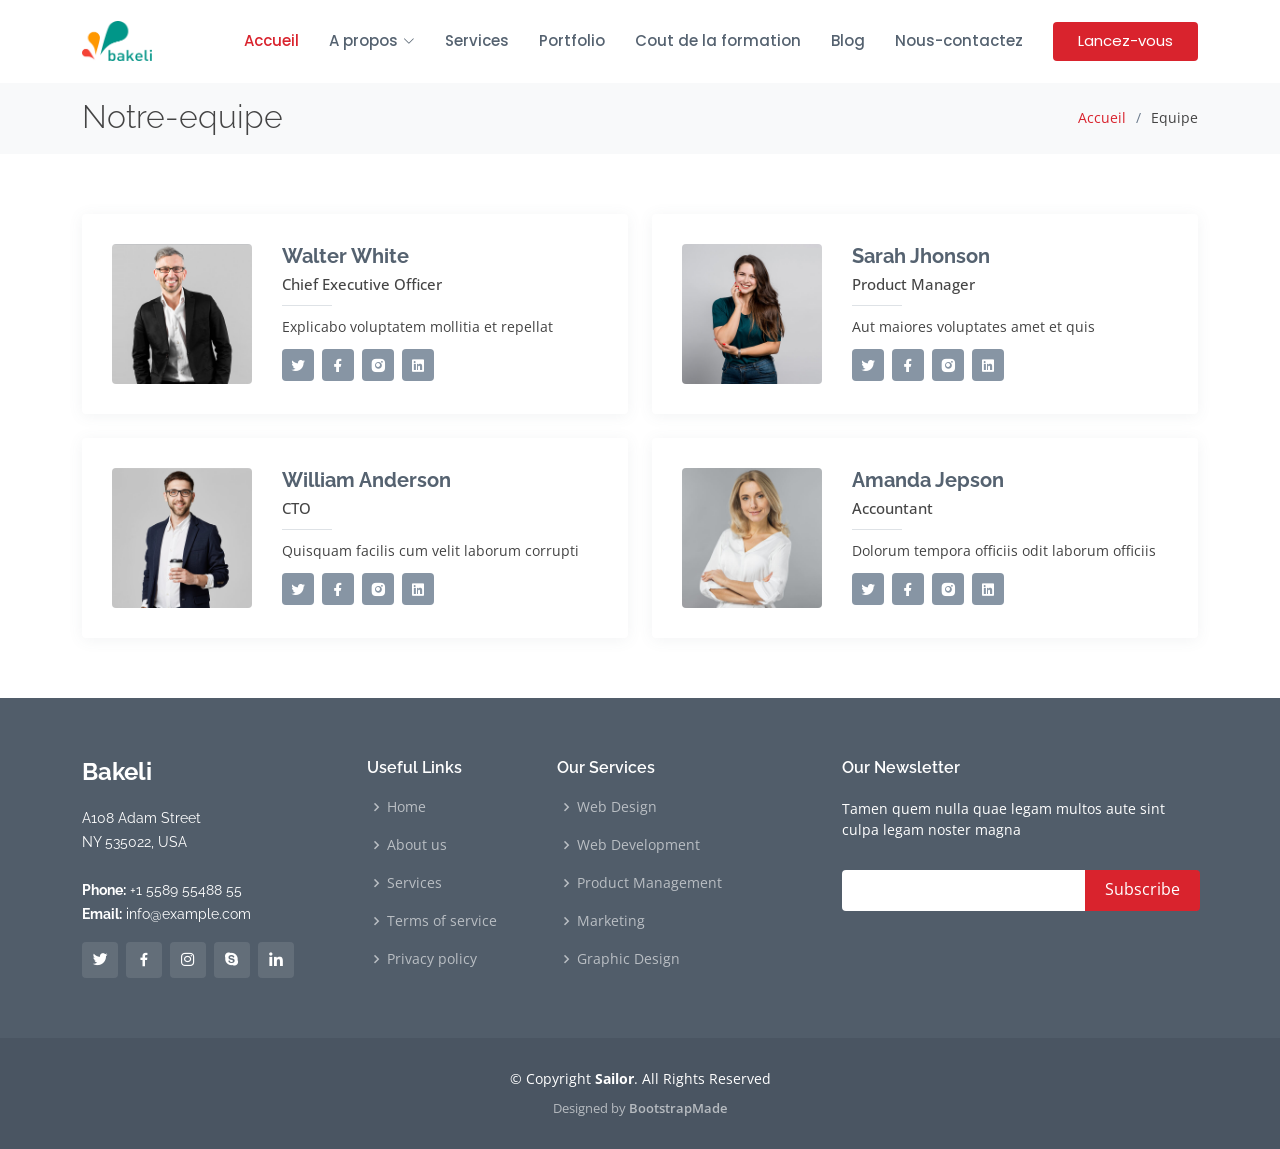
<file: docs/team.html>
<!DOCTYPE html>
<html lang="en">

<head>
  <meta charset="utf-8">
  <meta content="width=device-width, initial-scale=1.0" name="viewport">

  <title>Team - Sailor Bootstrap Template</title>
  <meta content="" name="description">
  <meta content="" name="keywords">

  <!-- Favicons -->
  <link href="assets/img/favicon.png" rel="icon">
  <link href="assets/img/apple-touch-icon.png" rel="apple-touch-icon">

  <!-- Google Fonts -->
  <link href="https://fonts.googleapis.com/css?family=Open+Sans:300,300i,400,400i,600,600i,700,700i|Raleway:300,300i,400,400i,500,500i,600,600i,700,700i|Poppins:300,300i,400,400i,500,500i,600,600i,700,700i" rel="stylesheet">

  <!-- Vendor CSS Files -->
  <link href="assets/vendor/animate.css/animate.min.css" rel="stylesheet">
  <link href="assets/vendor/bootstrap/css/bootstrap.min.css" rel="stylesheet">
  <link href="assets/vendor/bootstrap-icons/bootstrap-icons.css" rel="stylesheet">
  <link href="assets/vendor/boxicons/css/boxicons.min.css" rel="stylesheet">
  <link href="assets/vendor/glightbox/css/glightbox.min.css" rel="stylesheet">
  <link href="assets/vendor/remixicon/remixicon.css" rel="stylesheet">
  <link href="assets/vendor/swiper/swiper-bundle.min.css" rel="stylesheet">

  <!-- Template Main CSS File -->
  <link href="assets/css/style.css" rel="stylesheet">

  <!-- =======================================================
  * Template Name: Sailor
  * Updated: Jul 27 2023 with Bootstrap v5.3.1
  * Template URL: https://bootstrapmade.com/sailor-free-bootstrap-theme/
  * Author: BootstrapMade.com
  * License: https://bootstrapmade.com/license/
  ======================================================== -->
</head>

<body>

  <!-- ======= Header ======= -->
  <header id="header" class="fixed-top d-flex align-items-center">
    <div class="container d-flex align-items-center">

      <!-- <h1 class="logo me-auto"><a href="index.html">Bakeli</a></h1> -->
      <!-- Uncomment below if you prefer to use an image logo -->
      <a href="index.html" class="logo me-auto"><img src="assets/img/bakeli.png" alt="" class="img-fluid"></a>

      <nav id="navbar" class="navbar">
        <ul>
          <li><a href="index.html" class="active">Accueil</a></li>

          <li class="dropdown"><a href="#"><span>A propos</span> <i class="bi bi-chevron-down"></i></a>
            <ul>
              <li><a href="about.html">A propos</a></li>
              <li><a href="team.html">Equipe</a></li>
              <li><a href="testimonials.html">Temoignage</a></li>

              <li class="dropdown"><a href="#"><span>Nos offres </span> <i class="bi bi-chevron-right"></i></a>
                <ul>
                  <li><a href="#">Postuler pour un emploi</a></li>
                  <li><a href="#">Autres</a></li>
                </ul>
              </li>
            </ul>
          </li>
          <li><a href="services.html">Services</a></li>
          <li><a href="portfolio.html">Portfolio</a></li>
          <li><a href="pricing.html">Cout de la formation</a></li>
          <li><a href="blog.html">Blog</a></li>

          <li><a href="contact.html">Nous-contactez</a></li>
          <li><a href="index.html" class="getstarted">Lancez-vous</a></li>
        </ul>
        <i class="bi bi-list mobile-nav-toggle"></i>
      </nav><!-- .navbar -->

    </div>
  </header><!-- End Header -->

  <main id="main">

    <!-- ======= Breadcrumbs ======= -->
    <section id="breadcrumbs" class="breadcrumbs">
      <div class="container">

        <div class="d-flex justify-content-between align-items-center">
          <h2>Notre-equipe</h2>
          <ol>
            <li><a href="index.html">Accueil</a></li>
            <li>Equipe</li>
          </ol>
        </div>

      </div>
    </section><!-- End Breadcrumbs -->

    <!-- ======= Team Section ======= -->
    <section id="team" class="team ">
      <div class="container">

        <div class="row">

          <div class="col-lg-6">
            <div class="member d-flex align-items-start">
              <div class="pic"><img src="assets/img/team/team-1.jpg" class="img-fluid" alt=""></div>
              <div class="member-info">
                <h4>Walter White</h4>
                <span>Chief Executive Officer</span>
                <p>Explicabo voluptatem mollitia et repellat</p>
                <div class="social">
                  <a href=""><i class="ri-twitter-fill"></i></a>
                  <a href=""><i class="ri-facebook-fill"></i></a>
                  <a href=""><i class="ri-instagram-fill"></i></a>
                  <a href=""> <i class="ri-linkedin-box-fill"></i> </a>
                </div>
              </div>
            </div>
          </div>

          <div class="col-lg-6 mt-4 mt-lg-0">
            <div class="member d-flex align-items-start">
              <div class="pic"><img src="assets/img/team/team-2.jpg" class="img-fluid" alt=""></div>
              <div class="member-info">
                <h4>Sarah Jhonson</h4>
                <span>Product Manager</span>
                <p>Aut maiores voluptates amet et quis</p>
                <div class="social">
                  <a href=""><i class="ri-twitter-fill"></i></a>
                  <a href=""><i class="ri-facebook-fill"></i></a>
                  <a href=""><i class="ri-instagram-fill"></i></a>
                  <a href=""> <i class="ri-linkedin-box-fill"></i> </a>
                </div>
              </div>
            </div>
          </div>

          <div class="col-lg-6 mt-4">
            <div class="member d-flex align-items-start">
              <div class="pic"><img src="assets/img/team/team-3.jpg" class="img-fluid" alt=""></div>
              <div class="member-info">
                <h4>William Anderson</h4>
                <span>CTO</span>
                <p>Quisquam facilis cum velit laborum corrupti</p>
                <div class="social">
                  <a href=""><i class="ri-twitter-fill"></i></a>
                  <a href=""><i class="ri-facebook-fill"></i></a>
                  <a href=""><i class="ri-instagram-fill"></i></a>
                  <a href=""> <i class="ri-linkedin-box-fill"></i> </a>
                </div>
              </div>
            </div>
          </div>

          <div class="col-lg-6 mt-4">
            <div class="member d-flex align-items-start">
              <div class="pic"><img src="assets/img/team/team-4.jpg" class="img-fluid" alt=""></div>
              <div class="member-info">
                <h4>Amanda Jepson</h4>
                <span>Accountant</span>
                <p>Dolorum tempora officiis odit laborum officiis</p>
                <div class="social">
                  <a href=""><i class="ri-twitter-fill"></i></a>
                  <a href=""><i class="ri-facebook-fill"></i></a>
                  <a href=""><i class="ri-instagram-fill"></i></a>
                  <a href=""> <i class="ri-linkedin-box-fill"></i> </a>
                </div>
              </div>
            </div>
          </div>

        </div>

      </div>
    </section><!-- End Team Section -->

  </main><!-- End #main -->

  <!-- ======= Footer ======= -->
  <footer id="footer">
    <div class="footer-top">
      <div class="container">
        <div class="row">

          <div class="col-lg-3 col-md-6">
            <div class="footer-info">
              <h3>Bakeli</h3>
              <p>
                A108 Adam Street <br>
                NY 535022, USA<br><br>
                <strong>Phone:</strong> +1 5589 55488 55<br>
                <strong>Email:</strong> info@example.com<br>
              </p>
              <div class="social-links mt-3">
                <a href="#" class="twitter"><i class="bx bxl-twitter"></i></a>
                <a href="#" class="facebook"><i class="bx bxl-facebook"></i></a>
                <a href="#" class="instagram"><i class="bx bxl-instagram"></i></a>
                <a href="#" class="google-plus"><i class="bx bxl-skype"></i></a>
                <a href="#" class="linkedin"><i class="bx bxl-linkedin"></i></a>
              </div>
            </div>
          </div>

          <div class="col-lg-2 col-md-6 footer-links">
            <h4>Useful Links</h4>
            <ul>
              <li><i class="bx bx-chevron-right"></i> <a href="#">Home</a></li>
              <li><i class="bx bx-chevron-right"></i> <a href="#">About us</a></li>
              <li><i class="bx bx-chevron-right"></i> <a href="#">Services</a></li>
              <li><i class="bx bx-chevron-right"></i> <a href="#">Terms of service</a></li>
              <li><i class="bx bx-chevron-right"></i> <a href="#">Privacy policy</a></li>
            </ul>
          </div>

          <div class="col-lg-3 col-md-6 footer-links">
            <h4>Our Services</h4>
            <ul>
              <li><i class="bx bx-chevron-right"></i> <a href="#">Web Design</a></li>
              <li><i class="bx bx-chevron-right"></i> <a href="#">Web Development</a></li>
              <li><i class="bx bx-chevron-right"></i> <a href="#">Product Management</a></li>
              <li><i class="bx bx-chevron-right"></i> <a href="#">Marketing</a></li>
              <li><i class="bx bx-chevron-right"></i> <a href="#">Graphic Design</a></li>
            </ul>
          </div>

          <div class="col-lg-4 col-md-6 footer-newsletter">
            <h4>Our Newsletter</h4>
            <p>Tamen quem nulla quae legam multos aute sint culpa legam noster magna</p>
            <form action="" method="post">
              <input type="email" name="email"><input type="submit" value="Subscribe">
            </form>

          </div>

        </div>
      </div>
    </div>

    <div class="container">
      <div class="copyright">
        &copy; Copyright <strong><span>Sailor</span></strong>. All Rights Reserved
      </div>
      <div class="credits">
        <!-- All the links in the footer should remain intact. -->
        <!-- You can delete the links only if you purchased the pro version. -->
        <!-- Licensing information: https://bootstrapmade.com/license/ -->
        <!-- Purchase the pro version with working PHP/AJAX contact form: https://bootstrapmade.com/sailor-free-bootstrap-theme/ -->
        Designed by <a href="https://bootstrapmade.com/">BootstrapMade</a>
      </div>
    </div>
  </footer><!-- End Footer -->

  <a href="#" class="back-to-top d-flex align-items-center justify-content-center"><i class="bi bi-arrow-up-short"></i></a>

  <!-- Vendor JS Files -->
  <script src="assets/vendor/bootstrap/js/bootstrap.bundle.min.js"></script>
  <script src="assets/vendor/glightbox/js/glightbox.min.js"></script>
  <script src="assets/vendor/isotope-layout/isotope.pkgd.min.js"></script>
  <script src="assets/vendor/swiper/swiper-bundle.min.js"></script>
  <script src="assets/vendor/waypoints/noframework.waypoints.js"></script>
  <script src="assets/vendor/php-email-form/validate.js"></script>

  <!-- Template Main JS File -->
  <script src="assets/js/main.js"></script>

</body>

</html>
</file>
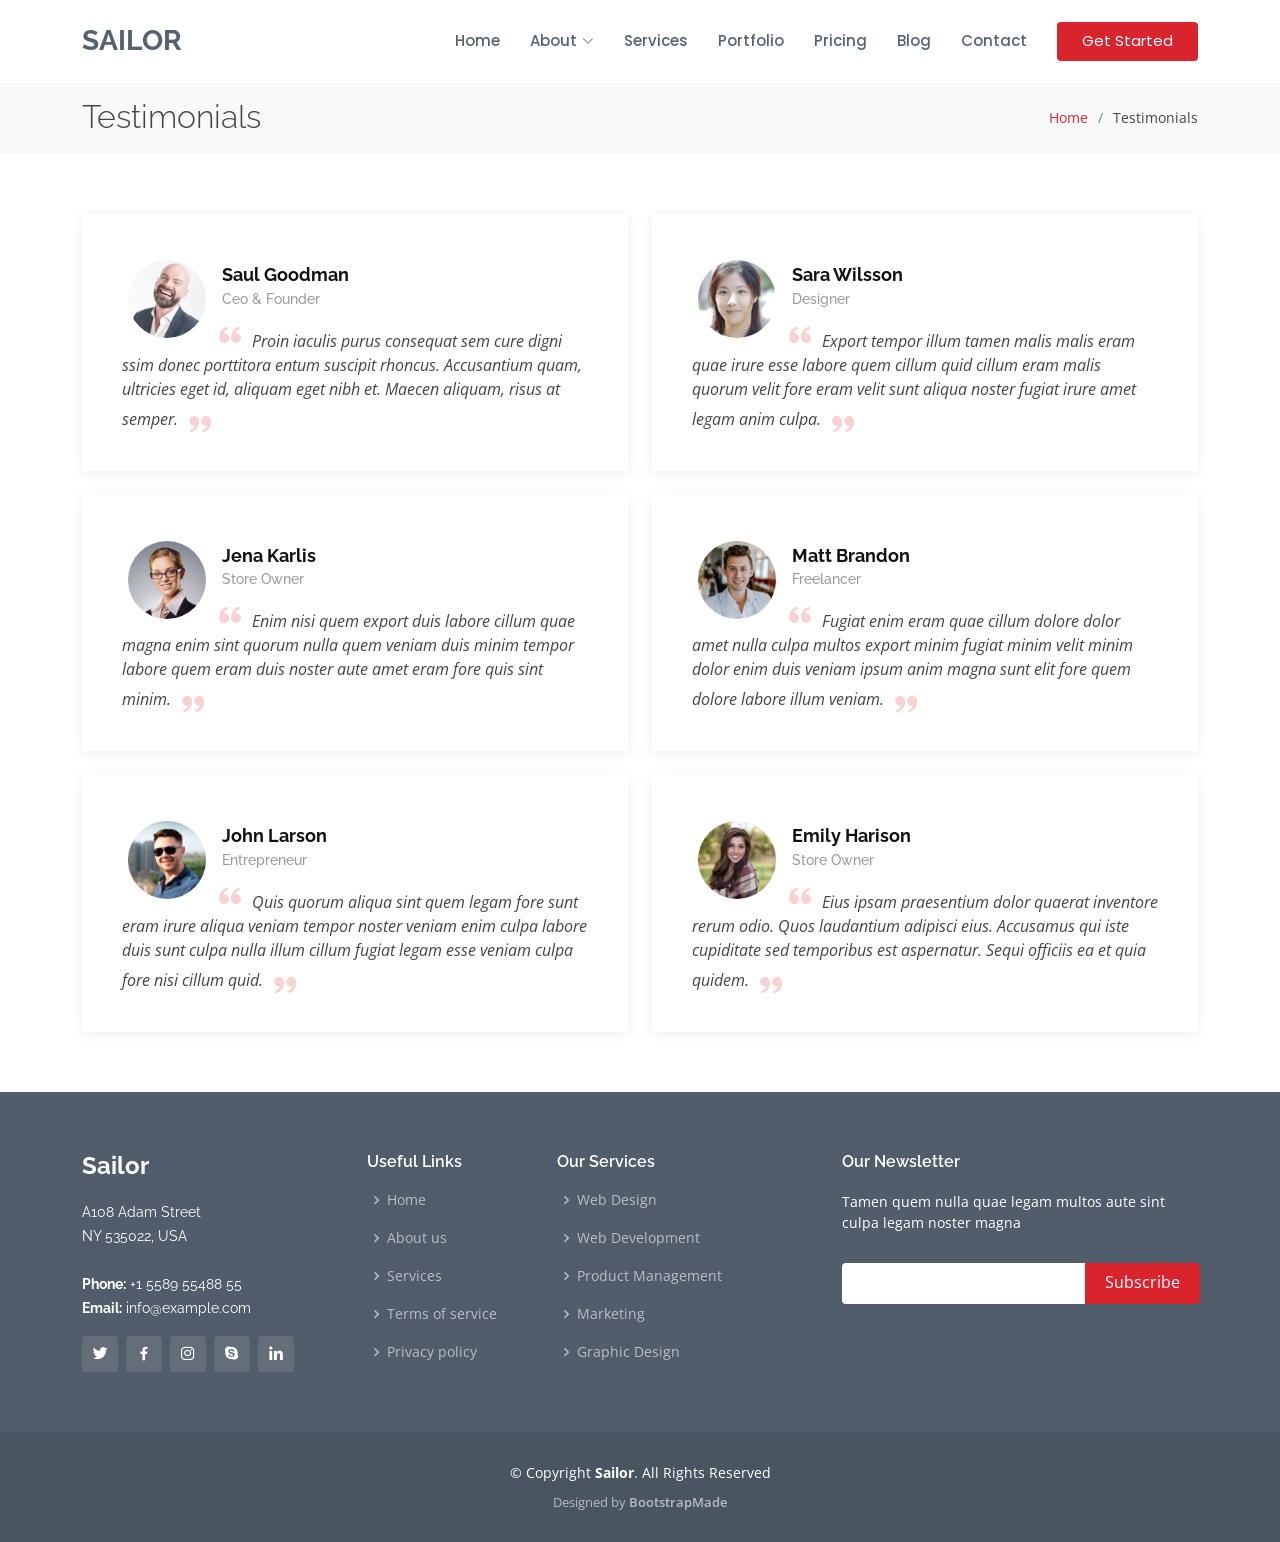
<file: docs/testimonials.html>
<!DOCTYPE html>
<html lang="en">

<head>
  <meta charset="utf-8">
  <meta content="width=device-width, initial-scale=1.0" name="viewport">

  <title>Testimonials - Sailor Bootstrap Template</title>
  <meta content="" name="description">
  <meta content="" name="keywords">

  <!-- Favicons -->
  <link href="assets/img/favicon.png" rel="icon">
  <link href="assets/img/apple-touch-icon.png" rel="apple-touch-icon">

  <!-- Google Fonts -->
  <link href="https://fonts.googleapis.com/css?family=Open+Sans:300,300i,400,400i,600,600i,700,700i|Raleway:300,300i,400,400i,500,500i,600,600i,700,700i|Poppins:300,300i,400,400i,500,500i,600,600i,700,700i" rel="stylesheet">

  <!-- Vendor CSS Files -->
  <link href="assets/vendor/animate.css/animate.min.css" rel="stylesheet">
  <link href="assets/vendor/bootstrap/css/bootstrap.min.css" rel="stylesheet">
  <link href="assets/vendor/bootstrap-icons/bootstrap-icons.css" rel="stylesheet">
  <link href="assets/vendor/boxicons/css/boxicons.min.css" rel="stylesheet">
  <link href="assets/vendor/glightbox/css/glightbox.min.css" rel="stylesheet">
  <link href="assets/vendor/remixicon/remixicon.css" rel="stylesheet">
  <link href="assets/vendor/swiper/swiper-bundle.min.css" rel="stylesheet">

  <!-- Template Main CSS File -->
  <link href="assets/css/style.css" rel="stylesheet">

  <!-- =======================================================
  * Template Name: Sailor
  * Updated: Jul 27 2023 with Bootstrap v5.3.1
  * Template URL: https://bootstrapmade.com/sailor-free-bootstrap-theme/
  * Author: BootstrapMade.com
  * License: https://bootstrapmade.com/license/
  ======================================================== -->
</head>

<body>

  <!-- ======= Header ======= -->
  <header id="header" class="fixed-top d-flex align-items-center">
    <div class="container d-flex align-items-center">

      <h1 class="logo me-auto"><a href="index.html">Sailor</a></h1>
      <!-- Uncomment below if you prefer to use an image logo -->
      <!-- <a href="index.html" class="logo me-auto"><img src="assets/img/logo.png" alt="" class="img-fluid"></a>-->

      <nav id="navbar" class="navbar">
        <ul>
          <li><a href="index.html">Home</a></li>

          <li class="dropdown"><a href="#"><span>About</span> <i class="bi bi-chevron-down"></i></a>
            <ul>
              <li><a href="about.html">About</a></li>
              <li><a href="team.html">Team</a></li>
              <li><a href="testimonials.html" class="active">Testimonials</a></li>

              <li class="dropdown"><a href="#"><span>Deep Drop Down</span> <i class="bi bi-chevron-right"></i></a>
                <ul>
                  <li><a href="#">Deep Drop Down 1</a></li>
                  <li><a href="#">Deep Drop Down 2</a></li>
                  <li><a href="#">Deep Drop Down 3</a></li>
                  <li><a href="#">Deep Drop Down 4</a></li>
                  <li><a href="#">Deep Drop Down 5</a></li>
                </ul>
              </li>
            </ul>
          </li>
          <li><a href="services.html">Services</a></li>
          <li><a href="portfolio.html">Portfolio</a></li>
          <li><a href="pricing.html">Pricing</a></li>
          <li><a href="blog.html">Blog</a></li>

          <li><a href="contact.html">Contact</a></li>
          <li><a href="index.html" class="getstarted">Get Started</a></li>
        </ul>
        <i class="bi bi-list mobile-nav-toggle"></i>
      </nav><!-- .navbar -->

    </div>
  </header><!-- End Header -->

  <main id="main">

    <!-- ======= Breadcrumbs ======= -->
    <section id="breadcrumbs" class="breadcrumbs">
      <div class="container">

        <div class="d-flex justify-content-between align-items-center">
          <h2>Testimonials</h2>
          <ol>
            <li><a href="index.html">Home</a></li>
            <li>Testimonials</li>
          </ol>
        </div>

      </div>
    </section><!-- End Breadcrumbs -->

    <!-- ======= Testimonials Section ======= -->
    <section id="testimonials" class="testimonials">
      <div class="container">

        <div class="row">

          <div class="col-lg-6">
            <div class="testimonial-item">
              <img src="assets/img/testimonials/testimonials-1.jpg" class="testimonial-img" alt="">
              <h3>Saul Goodman</h3>
              <h4>Ceo &amp; Founder</h4>
              <p>
                <i class="bx bxs-quote-alt-left quote-icon-left"></i>
                Proin iaculis purus consequat sem cure digni ssim donec porttitora entum suscipit rhoncus. Accusantium quam, ultricies eget id, aliquam eget nibh et. Maecen aliquam, risus at semper.
                <i class="bx bxs-quote-alt-right quote-icon-right"></i>
              </p>
            </div>
          </div>

          <div class="col-lg-6">
            <div class="testimonial-item mt-4 mt-lg-0">
              <img src="assets/img/testimonials/testimonials-2.jpg" class="testimonial-img" alt="">
              <h3>Sara Wilsson</h3>
              <h4>Designer</h4>
              <p>
                <i class="bx bxs-quote-alt-left quote-icon-left"></i>
                Export tempor illum tamen malis malis eram quae irure esse labore quem cillum quid cillum eram malis quorum velit fore eram velit sunt aliqua noster fugiat irure amet legam anim culpa.
                <i class="bx bxs-quote-alt-right quote-icon-right"></i>
              </p>
            </div>
          </div>

          <div class="col-lg-6">
            <div class="testimonial-item mt-4">
              <img src="assets/img/testimonials/testimonials-3.jpg" class="testimonial-img" alt="">
              <h3>Jena Karlis</h3>
              <h4>Store Owner</h4>
              <p>
                <i class="bx bxs-quote-alt-left quote-icon-left"></i>
                Enim nisi quem export duis labore cillum quae magna enim sint quorum nulla quem veniam duis minim tempor labore quem eram duis noster aute amet eram fore quis sint minim.
                <i class="bx bxs-quote-alt-right quote-icon-right"></i>
              </p>
            </div>
          </div>

          <div class="col-lg-6">
            <div class="testimonial-item mt-4">
              <img src="assets/img/testimonials/testimonials-4.jpg" class="testimonial-img" alt="">
              <h3>Matt Brandon</h3>
              <h4>Freelancer</h4>
              <p>
                <i class="bx bxs-quote-alt-left quote-icon-left"></i>
                Fugiat enim eram quae cillum dolore dolor amet nulla culpa multos export minim fugiat minim velit minim dolor enim duis veniam ipsum anim magna sunt elit fore quem dolore labore illum veniam.
                <i class="bx bxs-quote-alt-right quote-icon-right"></i>
              </p>
            </div>
          </div>

          <div class="col-lg-6">
            <div class="testimonial-item mt-4">
              <img src="assets/img/testimonials/testimonials-5.jpg" class="testimonial-img" alt="">
              <h3>John Larson</h3>
              <h4>Entrepreneur</h4>
              <p>
                <i class="bx bxs-quote-alt-left quote-icon-left"></i>
                Quis quorum aliqua sint quem legam fore sunt eram irure aliqua veniam tempor noster veniam enim culpa labore duis sunt culpa nulla illum cillum fugiat legam esse veniam culpa fore nisi cillum quid.
                <i class="bx bxs-quote-alt-right quote-icon-right"></i>
              </p>
            </div>
          </div>

          <div class="col-lg-6">
            <div class="testimonial-item mt-4">
              <img src="assets/img/testimonials/testimonials-6.jpg" class="testimonial-img" alt="">
              <h3>Emily Harison</h3>
              <h4>Store Owner</h4>
              <p>
                <i class="bx bxs-quote-alt-left quote-icon-left"></i>
                Eius ipsam praesentium dolor quaerat inventore rerum odio. Quos laudantium adipisci eius. Accusamus qui iste cupiditate sed temporibus est aspernatur. Sequi officiis ea et quia quidem.
                <i class="bx bxs-quote-alt-right quote-icon-right"></i>
              </p>
            </div>
          </div>

        </div>

      </div>
    </section><!-- End Testimonials Section -->

  </main><!-- End #main -->

  <!-- ======= Footer ======= -->
  <footer id="footer">
    <div class="footer-top">
      <div class="container">
        <div class="row">

          <div class="col-lg-3 col-md-6">
            <div class="footer-info">
              <h3>Sailor</h3>
              <p>
                A108 Adam Street <br>
                NY 535022, USA<br><br>
                <strong>Phone:</strong> +1 5589 55488 55<br>
                <strong>Email:</strong> info@example.com<br>
              </p>
              <div class="social-links mt-3">
                <a href="#" class="twitter"><i class="bx bxl-twitter"></i></a>
                <a href="#" class="facebook"><i class="bx bxl-facebook"></i></a>
                <a href="#" class="instagram"><i class="bx bxl-instagram"></i></a>
                <a href="#" class="google-plus"><i class="bx bxl-skype"></i></a>
                <a href="#" class="linkedin"><i class="bx bxl-linkedin"></i></a>
              </div>
            </div>
          </div>

          <div class="col-lg-2 col-md-6 footer-links">
            <h4>Useful Links</h4>
            <ul>
              <li><i class="bx bx-chevron-right"></i> <a href="#">Home</a></li>
              <li><i class="bx bx-chevron-right"></i> <a href="#">About us</a></li>
              <li><i class="bx bx-chevron-right"></i> <a href="#">Services</a></li>
              <li><i class="bx bx-chevron-right"></i> <a href="#">Terms of service</a></li>
              <li><i class="bx bx-chevron-right"></i> <a href="#">Privacy policy</a></li>
            </ul>
          </div>

          <div class="col-lg-3 col-md-6 footer-links">
            <h4>Our Services</h4>
            <ul>
              <li><i class="bx bx-chevron-right"></i> <a href="#">Web Design</a></li>
              <li><i class="bx bx-chevron-right"></i> <a href="#">Web Development</a></li>
              <li><i class="bx bx-chevron-right"></i> <a href="#">Product Management</a></li>
              <li><i class="bx bx-chevron-right"></i> <a href="#">Marketing</a></li>
              <li><i class="bx bx-chevron-right"></i> <a href="#">Graphic Design</a></li>
            </ul>
          </div>

          <div class="col-lg-4 col-md-6 footer-newsletter">
            <h4>Our Newsletter</h4>
            <p>Tamen quem nulla quae legam multos aute sint culpa legam noster magna</p>
            <form action="" method="post">
              <input type="email" name="email"><input type="submit" value="Subscribe">
            </form>

          </div>

        </div>
      </div>
    </div>

    <div class="container">
      <div class="copyright">
        &copy; Copyright <strong><span>Sailor</span></strong>. All Rights Reserved
      </div>
      <div class="credits">
        <!-- All the links in the footer should remain intact. -->
        <!-- You can delete the links only if you purchased the pro version. -->
        <!-- Licensing information: https://bootstrapmade.com/license/ -->
        <!-- Purchase the pro version with working PHP/AJAX contact form: https://bootstrapmade.com/sailor-free-bootstrap-theme/ -->
        Designed by <a href="https://bootstrapmade.com/">BootstrapMade</a>
      </div>
    </div>
  </footer><!-- End Footer -->

  <a href="#" class="back-to-top d-flex align-items-center justify-content-center"><i class="bi bi-arrow-up-short"></i></a>

  <!-- Vendor JS Files -->
  <script src="assets/vendor/bootstrap/js/bootstrap.bundle.min.js"></script>
  <script src="assets/vendor/glightbox/js/glightbox.min.js"></script>
  <script src="assets/vendor/isotope-layout/isotope.pkgd.min.js"></script>
  <script src="assets/vendor/swiper/swiper-bundle.min.js"></script>
  <script src="assets/vendor/waypoints/noframework.waypoints.js"></script>
  <script src="assets/vendor/php-email-form/validate.js"></script>

  <!-- Template Main JS File -->
  <script src="assets/js/main.js"></script>

</body>

</html>
</file>
<file: docs/css/style.css>
.aventure{
color: greenyellow; 
font-size: 60px;
font-weight: 1000;
font-family: Cochin, Georgia, Times, 'Times New Roman', serif;
}
.aventure:hover{
    padding-left: 12px;
    color: orange;
    transition: 100s ease yellow;
    display: inline-block;
    animation: vibrate 0.5s infinite ease-in-out;
}

@keyframes vibrate {
    0%, 100% {
        transform: scale(1) translateX(0);
    }
    20% {
        transform: scale(1.1) translateX(-2px);
    }
    40% {
        transform: scale(0.9) translateX(2px);
    }
    60% {
        transform: scale(1.1) translateX(-2px);
    }
    80% {
        transform: scale(0.9) translateX(2px);
    }
}
.float {
    display: inline-block;
    transition: transform 1s ease;
}

.float:hover {
    transform: translateX(-15px);
    transform: translateY(15px);
}
</file>
<file: Sailor/css/style.css>
.aventure{
color: greenyellow; 
font-size: 60px;
font-weight: 1000;
font-family: Cochin, Georgia, Times, 'Times New Roman', serif;
}
.aventure:hover{
    padding-left: 12px;
    color: orange;
    transition: 100s ease yellow;
    display: inline-block;
    animation: vibrate 0.5s infinite ease-in-out;
}

@keyframes vibrate {
    0%, 100% {
        transform: scale(1) translateX(0);
    }
    20% {
        transform: scale(1.1) translateX(-2px);
    }
    40% {
        transform: scale(0.9) translateX(2px);
    }
    60% {
        transform: scale(1.1) translateX(-2px);
    }
    80% {
        transform: scale(0.9) translateX(2px);
    }
}
.float {
    display: inline-block;
    transition: transform 1s ease;
}

.float:hover {
    transform: translateX(-15px);
    transform: translateY(15px);
}
</file>
<file: docs/assets/css/style.css>
/**
* Template Name: Sailor
* Updated: Jul 27 2023 with Bootstrap v5.3.1
* Template URL: https://bootstrapmade.com/sailor-free-bootstrap-theme/
* Author: BootstrapMade.com
* License: https://bootstrapmade.com/license/
*/

/*--------------------------------------------------------------
# General
--------------------------------------------------------------*/
body {
  font-family: "Open Sans", sans-serif;
  color: #444444;
}

a {
  text-decoration: none;
  color: #d9232d;
}

a:hover {
  color: #e24d55;
  text-decoration: none;
}

h1,
h2,
h3,
h4,
h5,
h6 {
  font-family: "Raleway", sans-serif;
}

/*--------------------------------------------------------------
# Back to top button
--------------------------------------------------------------*/
.back-to-top {
  position: fixed;
  visibility: hidden;
  opacity: 0;
  right: 15px;
  bottom: 15px;
  z-index: 996;
  background: #d9232d;
  width: 40px;
  height: 40px;
  border-radius: 4px;
  transition: all 0.4s;
}

.back-to-top i {
  font-size: 28px;
  color: #fff;
  line-height: 0;
}

.back-to-top:hover {
  background: #e1444d;
  color: #fff;
}

.back-to-top.active {
  visibility: visible;
  opacity: 1;
}

/*--------------------------------------------------------------
# Header
--------------------------------------------------------------*/
#header {
  background: white;
  transition: all 0.5s;
  z-index: 997;
  padding: 20px 0;
}

#header.header-scrolled {
  box-shadow: 0px 2px 15px rgba(0, 0, 0, 0.1);
  padding: 12px 0;
}

#header.header-inner-pages {
  box-shadow: 0px 2px 15px rgba(0, 0, 0, 0.1);
}

#header .logo {
  font-size: 28px;
  margin: 0;
  padding: 0;
  line-height: 1;
  font-weight: 700;
  text-transform: uppercase;
}

#header .logo a {
  color: #556270;
}

#header .logo img {
  max-height: 40px;
}

/*--------------------------------------------------------------
# Navigation Menu
--------------------------------------------------------------*/
/**
* Desktop Navigation 
*/
.navbar {
  padding: 0;
}

.navbar ul {
  margin: 0;
  padding: 0;
  display: flex;
  list-style: none;
  align-items: center;
}

.navbar li {
  position: relative;
}

.navbar a,
.navbar a:focus {
  display: flex;
  align-items: center;
  justify-content: space-between;
  padding: 10px 0 10px 30px;
  font-family: "Poppins", sans-serif;
  font-size: 15px;
  font-weight: 500;
  color: #556270;
  white-space: nowrap;
  transition: 0.3s;
}

.navbar a i,
.navbar a:focus i {
  font-size: 12px;
  line-height: 0;
  margin-left: 5px;
}

.navbar a:hover,
.navbar .active,
.navbar .active:focus,
.navbar li:hover>a {
  color: #d9232d;
}

.navbar .getstarted,
.navbar .getstarted:focus {
  background: #d9232d;
  padding: 8px 25px;
  margin-left: 30px;
  border-radius: 4px;
  font-weight: 400;
  color: #fff;
}

.navbar .getstarted:hover,
.navbar .getstarted:focus:hover {
  color: #fff;
  background: #e1444d;
}

.navbar .dropdown ul {
  display: block;
  position: absolute;
  left: 14px;
  top: calc(100% + 30px);
  margin: 0;
  padding: 10px 0;
  z-index: 99;
  opacity: 0;
  visibility: hidden;
  background: #fff;
  box-shadow: 0px 0px 30px rgba(127, 137, 161, 0.25);
  transition: 0.3s;
}

.navbar .dropdown ul li {
  min-width: 200px;
}

.navbar .dropdown ul a {
  padding: 10px 20px;
  font-size: 15px;
  text-transform: none;
  font-weight: 400;
}

.navbar .dropdown ul a i {
  font-size: 12px;
}

.navbar .dropdown ul a:hover,
.navbar .dropdown ul .active:hover,
.navbar .dropdown ul li:hover>a {
  color: #d9232d;
}

.navbar .dropdown:hover>ul {
  opacity: 1;
  top: 100%;
  visibility: visible;
}

.navbar .dropdown .dropdown ul {
  top: 0;
  left: calc(100% - 30px);
  visibility: hidden;
}

.navbar .dropdown .dropdown:hover>ul {
  opacity: 1;
  top: 0;
  left: 100%;
  visibility: visible;
}

@media (max-width: 1366px) {
  .navbar .dropdown .dropdown ul {
    left: -90%;
  }

  .navbar .dropdown .dropdown:hover>ul {
    left: -100%;
  }
}

/**
* Mobile Navigation 
*/
.mobile-nav-toggle {
  color: #556270;
  font-size: 28px;
  cursor: pointer;
  display: none;
  line-height: 0;
  transition: 0.5s;
}

.mobile-nav-toggle.bi-x {
  color: #fff;
}

@media (max-width: 991px) {
  .mobile-nav-toggle {
    display: block;
  }

  .navbar ul {
    display: none;
  }
}

.navbar-mobile {
  position: fixed;
  overflow: hidden;
  top: 0;
  right: 0;
  left: 0;
  bottom: 0;
  background: rgba(63, 73, 83, 0.9);
  transition: 0.3s;
  z-index: 999;
}

.navbar-mobile .mobile-nav-toggle {
  position: absolute;
  top: 15px;
  right: 15px;
}

.navbar-mobile ul {
  display: block;
  position: absolute;
  top: 55px;
  right: 15px;
  bottom: 15px;
  left: 15px;
  padding: 10px 0;
  background-color: #fff;
  overflow-y: auto;
  transition: 0.3s;
}

.navbar-mobile a,
.navbar-mobile a:focus {
  padding: 10px 20px;
  font-size: 15px;
  color: #556270;
}

.navbar-mobile a:hover,
.navbar-mobile .active,
.navbar-mobile li:hover>a {
  color: #d9232d;
}

.navbar-mobile .getstarted,
.navbar-mobile .getstarted:focus {
  margin: 15px;
}

.navbar-mobile .dropdown ul {
  position: static;
  display: none;
  margin: 10px 20px;
  padding: 10px 0;
  z-index: 99;
  opacity: 1;
  visibility: visible;
  background: #fff;
  box-shadow: 0px 0px 30px rgba(127, 137, 161, 0.25);
}

.navbar-mobile .dropdown ul li {
  min-width: 200px;
}

.navbar-mobile .dropdown ul a {
  padding: 10px 20px;
}

.navbar-mobile .dropdown ul a i {
  font-size: 12px;
}

.navbar-mobile .dropdown ul a:hover,
.navbar-mobile .dropdown ul .active:hover,
.navbar-mobile .dropdown ul li:hover>a {
  color: #d9232d;
}

.navbar-mobile .dropdown>.dropdown-active {
  display: block;
}

/*--------------------------------------------------------------
# Hero Section
--------------------------------------------------------------*/
#hero {
  width: 100%;
  height: 100vh;
  background-color: rgba(63, 73, 83, 0.8);
  overflow: hidden;
  position: relative;
}

#hero .carousel,
#hero .carousel-inner,
#hero .carousel-item,
#hero .carousel-item::before {
  position: absolute;
  top: 0;
  right: 0;
  left: 0;
  bottom: 0;
}

#hero .carousel-item {
  background-size: cover;
  background-position: center;
  background-repeat: no-repeat;
}

#hero .carousel-item::before {
  content: "";
  background-color: rgba(30, 35, 40, 0.6);
}

#hero .carousel-container {
  display: flex;
  justify-content: center;
  align-items: center;
  position: absolute;
  bottom: 0;
  top: 70px;
  left: 50px;
  right: 50px;
}

#hero .container {
  text-align: center;
}

#hero h2 {
  color: #fff;
  margin-bottom: 20px;
  font-size: 48px;
  font-weight: 700;
}

#hero p {
  animation-delay: 0.4s;
  margin: 0 auto 30px auto;
  color: #fff;
}

#hero .carousel-inner .carousel-item {
  transition-property: opacity;
  background-position: center top;
}

#hero .carousel-inner .carousel-item,
#hero .carousel-inner .active.carousel-item-start,
#hero .carousel-inner .active.carousel-item-end {
  opacity: 0;
}

#hero .carousel-inner .active,
#hero .carousel-inner .carousel-item-next.carousel-item-start,
#hero .carousel-inner .carousel-item-prev.carousel-item-end {
  opacity: 1;
  transition: 0.5s;
}

#hero .carousel-inner .carousel-item-next,
#hero .carousel-inner .carousel-item-prev,
#hero .carousel-inner .active.carousel-item-start,
#hero .carousel-inner .active.carousel-item-end {
  left: 0;
  transform: translate3d(0, 0, 0);
}

#hero .carousel-control-next-icon,
#hero .carousel-control-prev-icon {
  background: none;
  font-size: 30px;
  line-height: 0;
  width: auto;
  height: auto;
  background: rgba(255, 255, 255, 0.2);
  border-radius: 50px;
  transition: 0.3s;
  color: rgba(255, 255, 255, 0.5);
  width: 54px;
  height: 54px;
  display: flex;
  align-items: center;
  justify-content: center;
}

#hero .carousel-control-next-icon:hover,
#hero .carousel-control-prev-icon:hover {
  background: rgba(255, 255, 255, 0.3);
  color: rgba(255, 255, 255, 0.8);
}

#hero .carousel-indicators li {
  list-style-type: none;
  cursor: pointer;
  background: #fff;
  overflow: hidden;
  border: 0;
  width: 12px;
  height: 12px;
  border-radius: 50px;
  opacity: 0.6;
  transition: 0.3s;
}

#hero .carousel-indicators li.active {
  opacity: 1;
  background: #d9232d;
}

#hero .btn-get-started {
  font-family: "Raleway", sans-serif;
  font-weight: 500;
  font-size: 14px;
  letter-spacing: 1px;
  display: inline-block;
  padding: 14px 32px;
  border-radius: 4px;
  transition: 0.5s;
  line-height: 1;
  color: #fff;
  animation-delay: 0.8s;
  background: #d9232d;
}

#hero .btn-get-started:hover {
  background: #df3740;
}

@media (max-width: 992px) {
  #hero {
    height: 100vh;
  }

  #hero .carousel-container {
    top: 8px;
  }
}

@media (max-width: 768px) {
  #hero h2 {
    font-size: 28px;
  }
}

@media (min-width: 1024px) {

  #hero .carousel-control-prev,
  #hero .carousel-control-next {
    width: 5%;
  }
}

@media (max-height: 500px) {
  #hero {
    height: 120vh;
  }
}

/*--------------------------------------------------------------
# Sections General
--------------------------------------------------------------*/
section {
  padding: 60px 0;
  overflow: hidden;
}

.section-bg,
.services .icon-box {
  background-color: #f8f9fa;
}

.section-title {
  padding-bottom: 40px;
}

.section-title h2 {
  font-size: 14px;
  font-weight: 500;
  padding: 0;
  line-height: 1px;
  margin: 0 0 5px 0;
  letter-spacing: 2px;
  text-transform: uppercase;
  color: #aaaaaa;
  font-family: "Poppins", sans-serif;
}

.section-title h2::after {
  content: "";
  width: 120px;
  height: 1px;
  display: inline-block;
  background: #e6636a;
  margin: 4px 10px;
}

.section-title p {
  margin: 0;
  margin: 0;
  font-size: 36px;
  font-weight: 700;
  text-transform: uppercase;
  font-family: "Poppins", sans-serif;
  color: #556270;
}

/*--------------------------------------------------------------
# Breadcrumbs
--------------------------------------------------------------*/
.breadcrumbs {
  padding: 18px 0;
  background: #f8f9fa;
  min-height: 40px;
  margin-top: 80px;
}

.breadcrumbs h2 {
  font-size: 32px;
  font-weight: 300;
  margin: 0;
}

.breadcrumbs ol {
  display: flex;
  flex-wrap: wrap;
  list-style: none;
  padding: 0;
  margin: 0;
  font-size: 14px;
}

.breadcrumbs ol li+li {
  padding-left: 10px;
}

.breadcrumbs ol li+li::before {
  display: inline-block;
  padding-right: 10px;
  color: #6b7b8d;
  content: "/";
}

@media (max-width: 992px) {
  .breadcrumbs {
    margin-top: 58px;
  }

  .breadcrumbs .d-flex {
    display: block !important;
  }

  .breadcrumbs h2 {
    margin-bottom: 10px;
  }

  .breadcrumbs ol {
    display: block;
  }

  .breadcrumbs ol li {
    display: inline-block;
  }
}

/*--------------------------------------------------------------
# About
--------------------------------------------------------------*/
.about .content h2 {
  font-weight: 700;
  font-size: 48px;
  line-height: 60px;
  margin-bottom: 20px;
  text-transform: uppercase;
}

.about .content h3 {
  font-weight: 500;
  line-height: 32px;
  font-size: 24px;
}

.about .content ul {
  list-style: none;
  padding: 0;
}

.about .content ul li {
  padding: 10px 0 0 28px;
  position: relative;
}

.about .content ul i {
  left: 0;
  top: 7px;
  position: absolute;
  font-size: 20px;
  color: #d9232d;
}

.about .content p:last-child {
  margin-bottom: 0;
}

/*--------------------------------------------------------------
# Clients
--------------------------------------------------------------*/
.clients {
  padding: 15px 0;
  text-align: center;
}

.clients img {
  max-width: 45%;
  transition: all 0.4s ease-in-out;
  display: inline-block;
  padding: 15px 0;
  filter: grayscale(100);
}

.clients img:hover {
  filter: none;
  transform: scale(1.15);
}

@media (max-width: 768px) {
  .clients img {
    max-width: 40%;
  }
}

/*--------------------------------------------------------------
# Services
--------------------------------------------------------------*/
.services .icon-box {
  margin-bottom: 20px;
  padding: 30px;
  border-radius: 6px;
}

.services .icon-box i {
  float: left;
  color: #d9232d;
  font-size: 40px;
}

.services .icon-box h4 {
  margin-left: 70px;
  font-weight: 700;
  margin-bottom: 15px;
  font-size: 18px;
}

.services .icon-box h4 a {
  color: #556270;
  transition: 0.3s;
}

.services .icon-box p {
  margin-left: 70px;
  line-height: 24px;
  font-size: 14px;
}

.services .icon-box:hover h4 a {
  color: #d9232d;
}

/*--------------------------------------------------------------
# Portfolio
--------------------------------------------------------------*/
.portfolio .portfolio-item {
  margin-bottom: 30px;
}

.portfolio #portfolio-flters {
  padding: 0;
  margin: 0 auto 20px auto;
  list-style: none;
  text-align: center;
}

.portfolio #portfolio-flters li {
  cursor: pointer;
  display: inline-block;
  padding: 8px 15px 10px 15px;
  font-size: 14px;
  font-weight: 600;
  line-height: 1;
  text-transform: uppercase;
  color: #444444;
  margin-bottom: 5px;
  transition: all 0.3s ease-in-out;
  border-radius: 3px;
}

.portfolio #portfolio-flters li:hover,
.portfolio #portfolio-flters li.filter-active {
  color: #fff;
  background: #d9232d;
}

.portfolio #portfolio-flters li:last-child {
  margin-right: 0;
}

.portfolio .portfolio-wrap {
  transition: 0.3s;
  position: relative;
  overflow: hidden;
  z-index: 1;
  background: rgba(85, 98, 112, 0.6);
}

.portfolio .portfolio-wrap::before {
  content: "";
  background: rgba(85, 98, 112, 0.6);
  position: absolute;
  left: 0;
  right: 0;
  top: 0;
  bottom: 0;
  transition: all ease-in-out 0.3s;
  z-index: 2;
  opacity: 0;
}

.portfolio .portfolio-wrap img {
  transition: all ease-in-out 0.3s;
}

.portfolio .portfolio-wrap .portfolio-info {
  opacity: 0;
  position: absolute;
  top: 0;
  left: 0;
  right: 0;
  bottom: 0;
  z-index: 3;
  transition: all ease-in-out 0.3s;
  display: flex;
  flex-direction: column;
  justify-content: flex-end;
  align-items: flex-start;
  padding: 20px;
}

.portfolio .portfolio-wrap .portfolio-info h4 {
  font-size: 20px;
  color: #fff;
  font-weight: 600;
}

.portfolio .portfolio-wrap .portfolio-info p {
  color: rgba(255, 255, 255, 0.7);
  font-size: 14px;
  text-transform: uppercase;
  padding: 0;
  margin: 0;
  font-style: italic;
}

.portfolio .portfolio-wrap .portfolio-links {
  text-align: center;
  z-index: 4;
}

.portfolio .portfolio-wrap .portfolio-links a {
  color: rgba(255, 255, 255, 0.6);
  margin: 0 5px 0 0;
  font-size: 28px;
  display: inline-block;
  transition: 0.3s;
}

.portfolio .portfolio-wrap .portfolio-links a:hover {
  color: white;
}

.portfolio .portfolio-wrap:hover::before {
  opacity: 1;
}

.portfolio .portfolio-wrap:hover img {
  transform: scale(1.2);
}

.portfolio .portfolio-wrap:hover .portfolio-info {
  opacity: 1;
}

/*--------------------------------------------------------------
# Portfolio Details
--------------------------------------------------------------*/
.portfolio-details {
  padding-top: 40px;
}

.portfolio-details .portfolio-details-slider img {
  width: 100%;
}

.portfolio-details .portfolio-details-slider .swiper-pagination {
  margin-top: 20px;
  position: relative;
}

.portfolio-details .portfolio-details-slider .swiper-pagination .swiper-pagination-bullet {
  width: 12px;
  height: 12px;
  background-color: #fff;
  opacity: 1;
  border: 1px solid #d9232d;
}

.portfolio-details .portfolio-details-slider .swiper-pagination .swiper-pagination-bullet-active {
  background-color: #d9232d;
}

.portfolio-details .portfolio-info {
  padding: 30px;
  box-shadow: 0px 0 30px rgba(85, 98, 112, 0.08);
}

.portfolio-details .portfolio-info h3 {
  font-size: 22px;
  font-weight: 700;
  margin-bottom: 20px;
  padding-bottom: 20px;
  border-bottom: 1px solid #eee;
}

.portfolio-details .portfolio-info ul {
  list-style: none;
  padding: 0;
  font-size: 15px;
}

.portfolio-details .portfolio-info ul li+li {
  margin-top: 10px;
}

.portfolio-details .portfolio-description {
  padding-top: 30px;
}

.portfolio-details .portfolio-description h2 {
  font-size: 26px;
  font-weight: 700;
  margin-bottom: 20px;
}

.portfolio-details .portfolio-description p {
  padding: 0;
}

/*--------------------------------------------------------------
# Our Team
--------------------------------------------------------------*/
.team .member {
  position: relative;
  box-shadow: 0px 2px 15px rgba(85, 98, 112, 0.08);
  padding: 30px;
  border-radius: 4px;
  background: white;
}

.team .member .pic {
  overflow: hidden;
  width: 140px;
  border-radius: 4px;
}

.team .member .pic img {
  transition: ease-in-out 0.3s;
}

.team .member:hover img {
  transform: scale(1.1);
}

.team .member .member-info {
  padding-left: 30px;
}

.team .member h4 {
  font-weight: 700;
  margin-bottom: 5px;
  font-size: 20px;
  color: #556270;
}

.team .member span {
  display: block;
  font-size: 15px;
  padding-bottom: 10px;
  position: relative;
  font-weight: 500;
}

.team .member span::after {
  content: "";
  position: absolute;
  display: block;
  width: 50px;
  height: 1px;
  background: #dee2e6;
  bottom: 0;
  left: 0;
}

.team .member p {
  margin: 10px 0 0 0;
  font-size: 14px;
}

.team .member .social {
  margin-top: 12px;
  display: flex;
  align-items: center;
  justify-content: flex-start;
}

.team .member .social a {
  transition: ease-in-out 0.3s;
  display: flex;
  align-items: center;
  justify-content: center;
  border-radius: 4px;
  width: 32px;
  height: 32px;
  background: #8795a4;
}

.team .member .social a i {
  color: #fff;
  font-size: 16px;
  margin: 0 2px;
}

.team .member .social a:hover {
  background: #d9232d;
}

.team .member .social a+a {
  margin-left: 8px;
}

/*--------------------------------------------------------------
# Our Skills
--------------------------------------------------------------*/
.skills .progress {
  height: 60px;
  display: block;
  background: none;
  border-radius: 0;
}

.skills .progress .skill {
  padding: 10px 0;
  margin: 0;
  text-transform: uppercase;
  display: block;
  font-weight: 600;
  font-family: "Poppins", sans-serif;
  color: #556270;
}

.skills .progress .skill .val {
  float: right;
  font-style: normal;
}

.skills .progress-bar-wrap {
  background: #edeff1;
}

.skills .progress-bar {
  width: 1px;
  height: 10px;
  transition: 0.9s;
  background-color: #6b7b8d;
}

/*--------------------------------------------------------------
# Features
--------------------------------------------------------------*/
.features {
  overflow: hidden;
}

.features .nav-tabs {
  border: 0;
}

.features .nav-link {
  border: 0;
  padding: 12px 15px 12px 0;
  transition: 0.3s;
  color: #556270;
  border-radius: 0;
  border-right: 2px solid white;
  font-weight: 600;
  font-size: 15px;
}

.features .nav-link:hover {
  color: #d9232d;
}

.features .nav-link.active {
  color: #d9232d;
  border-color: #d9232d;
}

.features .tab-pane.active {
  animation: fadeIn 0.5s ease-out;
}

.features .details h3 {
  font-size: 26px;
  font-weight: 600;
  margin-bottom: 20px;
  color: #556270;
}

.features .details p {
  color: #777777;
}

.features .details p:last-child {
  margin-bottom: 0;
}

@media (max-width: 992px) {
  .features .nav-link {
    border: 0;
    padding: 15px;
  }

  .features .nav-link.active {
    color: #fff;
    background: #d9232d;
  }
}

/*--------------------------------------------------------------
# Pricing
--------------------------------------------------------------*/
.pricing .box {
  padding: 20px;
  background: #fff;
  text-align: center;
  box-shadow: 0px 0px 4px rgba(0, 0, 0, 0.12);
  border-radius: 5px;
  position: relative;
  overflow: hidden;
}

.pricing h3 {
  font-weight: 400;
  margin: -20px -20px 20px -20px;
  padding: 20px 15px;
  font-size: 16px;
  font-weight: 600;
  color: #777777;
  background: #f8f8f8;
}

.pricing h4 {
  font-size: 36px;
  color: #d9232d;
  font-weight: 600;
  font-family: "Poppins", sans-serif;
  margin-bottom: 20px;
}

.pricing h4 sup {
  font-size: 20px;
  top: -15px;
  left: -3px;
}

.pricing h4 span {
  color: #bababa;
  font-size: 16px;
  font-weight: 300;
}

.pricing ul {
  padding: 0;
  list-style: none;
  color: #444444;
  text-align: center;
  line-height: 20px;
  font-size: 14px;
}

.pricing ul li {
  padding-bottom: 16px;
}

.pricing ul i {
  color: #d9232d;
  font-size: 18px;
  padding-right: 4px;
}

.pricing ul .na {
  color: #ccc;
  text-decoration: line-through;
}

.pricing .btn-wrap {
  margin: 20px -20px -20px -20px;
  padding: 20px 15px;
  background: #f8f8f8;
  text-align: center;
}

.pricing .btn-buy {
  background: #d9232d;
  display: inline-block;
  padding: 8px 35px 9px 35px;
  border-radius: 4px;
  color: #fff;
  transition: none;
  font-size: 14px;
  font-weight: 400;
  font-family: "Raleway", sans-serif;
  font-weight: 600;
  transition: 0.3s;
}

.pricing .btn-buy:hover {
  background: #e1444d;
}

.pricing .featured h3 {
  color: #fff;
  background: #d9232d;
}

.pricing .advanced {
  width: 200px;
  position: absolute;
  top: 18px;
  right: -68px;
  transform: rotate(45deg);
  z-index: 1;
  font-size: 14px;
  padding: 1px 0 3px 0;
  background: #d9232d;
  color: #fff;
}

/*--------------------------------------------------------------
# Frequently Asked Questions
--------------------------------------------------------------*/
.faq .faq-item {
  margin: 20px 0;
  padding: 20px 0;
  border-bottom: 1px solid white;
}

.faq .faq-item i {
  color: #dee2e6;
  font-size: 20px;
  float: left;
  line-height: 0;
  padding: 13px 0 0 0;
  margin: 0;
}

.faq .faq-item h4 {
  font-size: 16px;
  line-height: 26px;
  font-weight: 500;
  margin: 0 0 10px 28px;
  font-family: "Poppins", sans-serif;
}

.faq .faq-item p {
  font-size: 15px;
}

/*--------------------------------------------------------------
# Testimonials
--------------------------------------------------------------*/
.testimonials .testimonials-carousel,
.testimonials .testimonials-slider {
  overflow: hidden;
}

.testimonials .testimonial-item {
  box-sizing: content-box;
  padding: 40px;
  box-shadow: 0px 2px 12px rgba(0, 0, 0, 0.08);
  position: relative;
  background: #fff;
}

.testimonials .testimonial-item .testimonial-img {
  width: 90px;
  border-radius: 50px;
  border: 6px solid #fff;
  float: left;
  margin: 0 10px 0 0;
}

.testimonials .testimonial-item h3 {
  font-size: 18px;
  font-weight: bold;
  margin: 10px 0 5px 0;
  color: #111;
}

.testimonials .testimonial-item h4 {
  font-size: 14px;
  color: #999;
  margin: 0;
}

.testimonials .testimonial-item .quote-icon-left,
.testimonials .testimonial-item .quote-icon-right {
  color: #f8d1d3;
  font-size: 26px;
}

.testimonials .testimonial-item .quote-icon-left {
  display: inline-block;
  left: -5px;
  position: relative;
}

.testimonials .testimonial-item .quote-icon-right {
  display: inline-block;
  right: -5px;
  position: relative;
  top: 10px;
}

.testimonials .testimonial-item p {
  font-style: italic;
  margin: 15px 0 0 0;
  padding: 0;
}

/*--------------------------------------------------------------
# Contact
--------------------------------------------------------------*/
.contact .info {
  width: 100%;
  background: #fff;
}

.contact .info i {
  font-size: 20px;
  color: #556270;
  float: left;
  width: 44px;
  height: 44px;
  background: #edeff1;
  display: flex;
  justify-content: center;
  align-items: center;
  border-radius: 50px;
  transition: all 0.3s ease-in-out;
}

.contact .info h4 {
  padding: 0 0 0 60px;
  font-size: 22px;
  font-weight: 600;
  margin-bottom: 5px;
  color: #556270;
}

.contact .info p {
  padding: 0 0 0 60px;
  margin-bottom: 0;
  font-size: 14px;
  color: #8795a4;
}

.contact .info .email,
.contact .info .phone {
  margin-top: 40px;
}

.contact .info .email:hover i,
.contact .info .address:hover i,
.contact .info .phone:hover i {
  background: #556270;
  color: #fff;
}

.contact .php-email-form {
  width: 100%;
  background: #fff;
}

.contact .php-email-form .form-group {
  padding-bottom: 8px;
}

.contact .php-email-form .error-message {
  display: none;
  color: #fff;
  background: #ed3c0d;
  text-align: left;
  padding: 15px;
  font-weight: 600;
}

.contact .php-email-form .error-message br+br {
  margin-top: 25px;
}

.contact .php-email-form .sent-message {
  display: none;
  color: #fff;
  background: #18d26e;
  text-align: center;
  padding: 15px;
  font-weight: 600;
}

.contact .php-email-form .loading {
  display: none;
  background: #fff;
  text-align: center;
  padding: 15px;
}

.contact .php-email-form .loading:before {
  content: "";
  display: inline-block;
  border-radius: 50%;
  width: 24px;
  height: 24px;
  margin: 0 10px -6px 0;
  border: 3px solid #18d26e;
  border-top-color: #eee;
  animation: animate-loading 1s linear infinite;
}

.contact .php-email-form input,
.contact .php-email-form textarea {
  border-radius: 0;
  box-shadow: none;
  font-size: 14px;
  border-radius: 4px;
}

.contact .php-email-form input:focus,
.contact .php-email-form textarea:focus {
  border-color: #d9232d;
}

.contact .php-email-form input {
  height: 44px;
}

.contact .php-email-form textarea {
  padding: 10px 12px;
}

.contact .php-email-form button[type=submit] {
  background: #d9232d;
  border: 0;
  padding: 10px 24px;
  color: #fff;
  transition: 0.4s;
  border-radius: 4px;
}

.contact .php-email-form button[type=submit]:hover {
  background: #e24d55;
}

@keyframes animate-loading {
  0% {
    transform: rotate(0deg);
  }

  100% {
    transform: rotate(360deg);
  }
}

/*--------------------------------------------------------------
# Blog
--------------------------------------------------------------*/
.blog {
  padding: 40px 0 20px 0;
}

.blog .entry {
  padding: 30px;
  margin-bottom: 60px;
  box-shadow: 0 4px 16px rgba(0, 0, 0, 0.1);
}

.blog .entry .entry-img {
  max-height: 440px;
  margin: -30px -30px 20px -30px;
  overflow: hidden;
}

.blog .entry .entry-title {
  font-size: 28px;
  font-weight: bold;
  padding: 0;
  margin: 0 0 20px 0;
}

.blog .entry .entry-title a {
  color: #556270;
  transition: 0.3s;
}

.blog .entry .entry-title a:hover {
  color: #d9232d;
}

.blog .entry .entry-meta {
  margin-bottom: 15px;
  color: #c1c8d0;
}

.blog .entry .entry-meta ul {
  display: flex;
  flex-wrap: wrap;
  list-style: none;
  align-items: center;
  padding: 0;
  margin: 0;
}

.blog .entry .entry-meta ul li+li {
  padding-left: 20px;
}

.blog .entry .entry-meta i {
  font-size: 16px;
  margin-right: 8px;
  line-height: 0;
}

.blog .entry .entry-meta a {
  color: #777777;
  font-size: 14px;
  display: inline-block;
  line-height: 1;
}

.blog .entry .entry-content p {
  line-height: 24px;
}

.blog .entry .entry-content .read-more {
  -moz-text-align-last: right;
  text-align-last: right;
}

.blog .entry .entry-content .read-more a {
  display: inline-block;
  background: #d9232d;
  color: #fff;
  padding: 6px 20px;
  transition: 0.3s;
  font-size: 14px;
  border-radius: 4px;
}

.blog .entry .entry-content .read-more a:hover {
  background: #df3740;
}

.blog .entry .entry-content h3 {
  font-size: 22px;
  margin-top: 30px;
  font-weight: bold;
}

.blog .entry .entry-content blockquote {
  overflow: hidden;
  background-color: #fafafa;
  padding: 60px;
  position: relative;
  text-align: center;
  margin: 20px 0;
}

.blog .entry .entry-content blockquote p {
  color: #444444;
  line-height: 1.6;
  margin-bottom: 0;
  font-style: italic;
  font-weight: 500;
  font-size: 22px;
}

.blog .entry .entry-content blockquote::after {
  content: "";
  position: absolute;
  left: 0;
  top: 0;
  bottom: 0;
  width: 3px;
  background-color: #556270;
  margin-top: 20px;
  margin-bottom: 20px;
}

.blog .entry .entry-footer {
  padding-top: 10px;
  border-top: 1px solid #e6e6e6;
}

.blog .entry .entry-footer i {
  color: #a4afba;
  display: inline;
}

.blog .entry .entry-footer a {
  color: #606f7e;
  transition: 0.3s;
}

.blog .entry .entry-footer a:hover {
  color: #d9232d;
}

.blog .entry .entry-footer .cats {
  list-style: none;
  display: inline;
  padding: 0 20px 0 0;
  font-size: 14px;
}

.blog .entry .entry-footer .cats li {
  display: inline-block;
}

.blog .entry .entry-footer .tags {
  list-style: none;
  display: inline;
  padding: 0;
  font-size: 14px;
}

.blog .entry .entry-footer .tags li {
  display: inline-block;
}

.blog .entry .entry-footer .tags li+li::before {
  padding-right: 6px;
  color: #6c757d;
  content: ",";
}

.blog .entry .entry-footer .share {
  font-size: 16px;
}

.blog .entry .entry-footer .share i {
  padding-left: 5px;
}

.blog .entry-single {
  margin-bottom: 30px;
}

.blog .blog-author {
  padding: 20px;
  margin-bottom: 30px;
  box-shadow: 0 4px 16px rgba(0, 0, 0, 0.1);
}

.blog .blog-author img {
  width: 120px;
  margin-right: 20px;
}

.blog .blog-author h4 {
  font-weight: 600;
  font-size: 22px;
  margin-bottom: 0px;
  padding: 0;
  color: #556270;
}

.blog .blog-author .social-links {
  margin: 0 10px 10px 0;
}

.blog .blog-author .social-links a {
  color: rgba(85, 98, 112, 0.5);
  margin-right: 5px;
}

.blog .blog-author p {
  font-style: italic;
  color: #b7b7b7;
}

.blog .blog-comments {
  margin-bottom: 30px;
}

.blog .blog-comments .comments-count {
  font-weight: bold;
}

.blog .blog-comments .comment {
  margin-top: 30px;
  position: relative;
}

.blog .blog-comments .comment .comment-img {
  margin-right: 14px;
}

.blog .blog-comments .comment .comment-img img {
  width: 60px;
}

.blog .blog-comments .comment h5 {
  font-size: 16px;
  margin-bottom: 2px;
}

.blog .blog-comments .comment h5 a {
  font-weight: bold;
  color: #444444;
  transition: 0.3s;
}

.blog .blog-comments .comment h5 a:hover {
  color: #d9232d;
}

.blog .blog-comments .comment h5 .reply {
  padding-left: 10px;
  color: #556270;
}

.blog .blog-comments .comment h5 .reply i {
  font-size: 20px;
}

.blog .blog-comments .comment time {
  display: block;
  font-size: 14px;
  color: #6b7b8d;
  margin-bottom: 5px;
}

.blog .blog-comments .comment.comment-reply {
  padding-left: 40px;
}

.blog .blog-comments .reply-form {
  margin-top: 30px;
  padding: 30px;
  box-shadow: 0 4px 16px rgba(0, 0, 0, 0.1);
}

.blog .blog-comments .reply-form h4 {
  font-weight: bold;
  font-size: 22px;
}

.blog .blog-comments .reply-form p {
  font-size: 14px;
}

.blog .blog-comments .reply-form input {
  border-radius: 4px;
  padding: 10px 10px;
  font-size: 14px;
}

.blog .blog-comments .reply-form input:focus {
  box-shadow: none;
  border-color: #e9797f;
}

.blog .blog-comments .reply-form textarea {
  border-radius: 4px;
  padding: 10px 10px;
  font-size: 14px;
}

.blog .blog-comments .reply-form textarea:focus {
  box-shadow: none;
  border-color: #e9797f;
}

.blog .blog-comments .reply-form .form-group {
  margin-bottom: 25px;
}

.blog .blog-comments .reply-form .btn-primary {
  border-radius: 4px;
  padding: 10px 20px;
  border: 0;
  background-color: #556270;
}

.blog .blog-comments .reply-form .btn-primary:hover {
  background-color: #606f7e;
}

.blog .blog-pagination {
  color: #8795a4;
}

.blog .blog-pagination ul {
  display: flex;
  padding: 0;
  margin: 0;
  list-style: none;
}

.blog .blog-pagination li {
  margin: 0 5px;
  transition: 0.3s;
}

.blog .blog-pagination li a {
  color: #556270;
  padding: 7px 16px;
  display: flex;
  align-items: center;
  justify-content: center;
}

.blog .blog-pagination li.active,
.blog .blog-pagination li:hover {
  background: #d9232d;
}

.blog .blog-pagination li.active a,
.blog .blog-pagination li:hover a {
  color: #fff;
}

.blog .sidebar {
  padding: 30px;
  margin: 0 0 60px 20px;
  box-shadow: 0 4px 16px rgba(0, 0, 0, 0.1);
}

.blog .sidebar .sidebar-title {
  font-size: 20px;
  font-weight: 700;
  padding: 0 0 0 0;
  margin: 0 0 15px 0;
  color: #556270;
  position: relative;
}

.blog .sidebar .sidebar-item {
  margin-bottom: 30px;
}

.blog .sidebar .search-form form {
  background: #fff;
  border: 1px solid #ddd;
  padding: 3px 10px;
  position: relative;
}

.blog .sidebar .search-form form input[type=text] {
  border: 0;
  padding: 4px;
  border-radius: 4px;
  width: calc(100% - 40px);
}

.blog .sidebar .search-form form button {
  position: absolute;
  top: 0;
  right: 0;
  bottom: 0;
  border: 0;
  background: none;
  font-size: 16px;
  padding: 0 15px;
  margin: -1px;
  background: #d9232d;
  color: #fff;
  transition: 0.3s;
  border-radius: 0 4px 4px 0;
  line-height: 0;
}

.blog .sidebar .search-form form button i {
  line-height: 0;
}

.blog .sidebar .search-form form button:hover {
  background: #de323c;
}

.blog .sidebar .categories ul {
  list-style: none;
  padding: 0;
}

.blog .sidebar .categories ul li+li {
  padding-top: 10px;
}

.blog .sidebar .categories ul a {
  color: #556270;
  transition: 0.3s;
}

.blog .sidebar .categories ul a:hover {
  color: #d9232d;
}

.blog .sidebar .categories ul a span {
  padding-left: 5px;
  color: #aaaaaa;
  font-size: 14px;
}

.blog .sidebar .recent-posts .post-item+.post-item {
  margin-top: 15px;
}

.blog .sidebar .recent-posts img {
  width: 80px;
  float: left;
}

.blog .sidebar .recent-posts h4 {
  font-size: 15px;
  margin-left: 95px;
  font-weight: bold;
}

.blog .sidebar .recent-posts h4 a {
  color: #556270;
  transition: 0.3s;
}

.blog .sidebar .recent-posts h4 a:hover {
  color: #d9232d;
}

.blog .sidebar .recent-posts time {
  display: block;
  margin-left: 95px;
  font-style: italic;
  font-size: 14px;
  color: #aaaaaa;
}

.blog .sidebar .tags {
  margin-bottom: -10px;
}

.blog .sidebar .tags ul {
  list-style: none;
  padding: 0;
}

.blog .sidebar .tags ul li {
  display: inline-block;
}

.blog .sidebar .tags ul a {
  color: #96a2af;
  font-size: 14px;
  padding: 6px 14px;
  margin: 0 6px 8px 0;
  border: 1px solid white;
  display: inline-block;
  transition: 0.3s;
}

.blog .sidebar .tags ul a:hover {
  color: #fff;
  border: 1px solid #d9232d;
  background: #d9232d;
}

.blog .sidebar .tags ul a span {
  padding-left: 5px;
  color: #fbfbfc;
  font-size: 14px;
}

/*--------------------------------------------------------------
# Footer
--------------------------------------------------------------*/
#footer {
  background: #4a5562;
  padding: 0 0 30px 0;
  color: #fff;
  font-size: 14px;
}

#footer .footer-top {
  background: #515d6a;
  padding: 60px 0 30px 0;
}

#footer .footer-top .footer-info {
  margin-bottom: 30px;
}

#footer .footer-top .footer-info h3 {
  font-size: 24px;
  margin: 0 0 20px 0;
  padding: 2px 0 2px 0;
  line-height: 1;
  font-weight: 700;
}

#footer .footer-top .footer-info p {
  font-size: 14px;
  line-height: 24px;
  margin-bottom: 0;
  font-family: "Raleway", sans-serif;
  color: #fff;
}

#footer .footer-top .social-links a {
  font-size: 18px;
  display: inline-block;
  background: rgba(255, 255, 255, 0.1);
  color: #fff;
  line-height: 1;
  padding: 8px 0;
  margin-right: 4px;
  border-radius: 4px;
  text-align: center;
  width: 36px;
  height: 36px;
  transition: 0.3s;
}

#footer .footer-top .social-links a:hover {
  background: #d9232d;
  color: #fff;
  text-decoration: none;
}

#footer .footer-top h4 {
  font-size: 16px;
  font-weight: 600;
  color: #fff;
  position: relative;
  padding-bottom: 12px;
}

#footer .footer-top .footer-links {
  margin-bottom: 30px;
}

#footer .footer-top .footer-links ul {
  list-style: none;
  padding: 0;
  margin: 0;
}

#footer .footer-top .footer-links ul i {
  padding-right: 2px;
  color: rgba(255, 255, 255, 0.6);
  font-size: 18px;
  line-height: 1;
}

#footer .footer-top .footer-links ul li {
  padding: 10px 0;
  display: flex;
  align-items: center;
}

#footer .footer-top .footer-links ul li:first-child {
  padding-top: 0;
}

#footer .footer-top .footer-links ul a {
  color: rgba(255, 255, 255, 0.6);
  transition: 0.3s;
  display: inline-block;
  line-height: 1;
}

#footer .footer-top .footer-links ul a:hover {
  color: white;
}

#footer .footer-top .footer-newsletter form {
  margin-top: 30px;
  background: #fff;
  padding: 6px 10px;
  position: relative;
  border-radius: 4px;
}

#footer .footer-top .footer-newsletter form input[type=email] {
  border: 0;
  padding: 4px;
  width: calc(100% - 110px);
}

#footer .footer-top .footer-newsletter form input[type=submit] {
  position: absolute;
  top: 0;
  right: -2px;
  bottom: 0;
  border: 0;
  background: none;
  font-size: 16px;
  padding: 0 20px 2px 20px;
  background: #d9232d;
  color: #fff;
  transition: 0.3s;
  border-radius: 0 4px 4px 0;
}

#footer .footer-top .footer-newsletter form input[type=submit]:hover {
  background: #df3740;
}

#footer .copyright {
  text-align: center;
  padding-top: 30px;
}

#footer .credits {
  padding-top: 10px;
  text-align: center;
  font-size: 13px;
  color: rgba(255, 255, 255, 0.6);
}

#footer .credits a {
  color: rgba(255, 255, 255, 0.6);
  transition: 0.3s;
  font-weight: 600;
}

#footer .credits a:hover {
  color: white;
}
</file>
<file: Sailor/assets/css/style.css>
/**
* Template Name: Sailor
* Updated: Jul 27 2023 with Bootstrap v5.3.1
* Template URL: https://bootstrapmade.com/sailor-free-bootstrap-theme/
* Author: BootstrapMade.com
* License: https://bootstrapmade.com/license/
*/

/*--------------------------------------------------------------
# General
--------------------------------------------------------------*/
body {
  font-family: "Open Sans", sans-serif;
  color: #444444;
}

a {
  text-decoration: none;
  color: #d9232d;
}

a:hover {
  color: #e24d55;
  text-decoration: none;
}

h1,
h2,
h3,
h4,
h5,
h6 {
  font-family: "Raleway", sans-serif;
}

/*--------------------------------------------------------------
# Back to top button
--------------------------------------------------------------*/
.back-to-top {
  position: fixed;
  visibility: hidden;
  opacity: 0;
  right: 15px;
  bottom: 15px;
  z-index: 996;
  background: #d9232d;
  width: 40px;
  height: 40px;
  border-radius: 4px;
  transition: all 0.4s;
}

.back-to-top i {
  font-size: 28px;
  color: #fff;
  line-height: 0;
}

.back-to-top:hover {
  background: #e1444d;
  color: #fff;
}

.back-to-top.active {
  visibility: visible;
  opacity: 1;
}

/*--------------------------------------------------------------
# Header
--------------------------------------------------------------*/
#header {
  background: white;
  transition: all 0.5s;
  z-index: 997;
  padding: 20px 0;
}

#header.header-scrolled {
  box-shadow: 0px 2px 15px rgba(0, 0, 0, 0.1);
  padding: 12px 0;
}

#header.header-inner-pages {
  box-shadow: 0px 2px 15px rgba(0, 0, 0, 0.1);
}

#header .logo {
  font-size: 28px;
  margin: 0;
  padding: 0;
  line-height: 1;
  font-weight: 700;
  text-transform: uppercase;
}

#header .logo a {
  color: #556270;
}

#header .logo img {
  max-height: 40px;
}

/*--------------------------------------------------------------
# Navigation Menu
--------------------------------------------------------------*/
/**
* Desktop Navigation 
*/
.navbar {
  padding: 0;
}

.navbar ul {
  margin: 0;
  padding: 0;
  display: flex;
  list-style: none;
  align-items: center;
}

.navbar li {
  position: relative;
}

.navbar a,
.navbar a:focus {
  display: flex;
  align-items: center;
  justify-content: space-between;
  padding: 10px 0 10px 30px;
  font-family: "Poppins", sans-serif;
  font-size: 15px;
  font-weight: 500;
  color: #556270;
  white-space: nowrap;
  transition: 0.3s;
}

.navbar a i,
.navbar a:focus i {
  font-size: 12px;
  line-height: 0;
  margin-left: 5px;
}

.navbar a:hover,
.navbar .active,
.navbar .active:focus,
.navbar li:hover>a {
  color: #d9232d;
}

.navbar .getstarted,
.navbar .getstarted:focus {
  background: #d9232d;
  padding: 8px 25px;
  margin-left: 30px;
  border-radius: 4px;
  font-weight: 400;
  color: #fff;
}

.navbar .getstarted:hover,
.navbar .getstarted:focus:hover {
  color: #fff;
  background: #e1444d;
}

.navbar .dropdown ul {
  display: block;
  position: absolute;
  left: 14px;
  top: calc(100% + 30px);
  margin: 0;
  padding: 10px 0;
  z-index: 99;
  opacity: 0;
  visibility: hidden;
  background: #fff;
  box-shadow: 0px 0px 30px rgba(127, 137, 161, 0.25);
  transition: 0.3s;
}

.navbar .dropdown ul li {
  min-width: 200px;
}

.navbar .dropdown ul a {
  padding: 10px 20px;
  font-size: 15px;
  text-transform: none;
  font-weight: 400;
}

.navbar .dropdown ul a i {
  font-size: 12px;
}

.navbar .dropdown ul a:hover,
.navbar .dropdown ul .active:hover,
.navbar .dropdown ul li:hover>a {
  color: #d9232d;
}

.navbar .dropdown:hover>ul {
  opacity: 1;
  top: 100%;
  visibility: visible;
}

.navbar .dropdown .dropdown ul {
  top: 0;
  left: calc(100% - 30px);
  visibility: hidden;
}

.navbar .dropdown .dropdown:hover>ul {
  opacity: 1;
  top: 0;
  left: 100%;
  visibility: visible;
}

@media (max-width: 1366px) {
  .navbar .dropdown .dropdown ul {
    left: -90%;
  }

  .navbar .dropdown .dropdown:hover>ul {
    left: -100%;
  }
}

/**
* Mobile Navigation 
*/
.mobile-nav-toggle {
  color: #556270;
  font-size: 28px;
  cursor: pointer;
  display: none;
  line-height: 0;
  transition: 0.5s;
}

.mobile-nav-toggle.bi-x {
  color: #fff;
}

@media (max-width: 991px) {
  .mobile-nav-toggle {
    display: block;
  }

  .navbar ul {
    display: none;
  }
}

.navbar-mobile {
  position: fixed;
  overflow: hidden;
  top: 0;
  right: 0;
  left: 0;
  bottom: 0;
  background: rgba(63, 73, 83, 0.9);
  transition: 0.3s;
  z-index: 999;
}

.navbar-mobile .mobile-nav-toggle {
  position: absolute;
  top: 15px;
  right: 15px;
}

.navbar-mobile ul {
  display: block;
  position: absolute;
  top: 55px;
  right: 15px;
  bottom: 15px;
  left: 15px;
  padding: 10px 0;
  background-color: #fff;
  overflow-y: auto;
  transition: 0.3s;
}

.navbar-mobile a,
.navbar-mobile a:focus {
  padding: 10px 20px;
  font-size: 15px;
  color: #556270;
}

.navbar-mobile a:hover,
.navbar-mobile .active,
.navbar-mobile li:hover>a {
  color: #d9232d;
}

.navbar-mobile .getstarted,
.navbar-mobile .getstarted:focus {
  margin: 15px;
}

.navbar-mobile .dropdown ul {
  position: static;
  display: none;
  margin: 10px 20px;
  padding: 10px 0;
  z-index: 99;
  opacity: 1;
  visibility: visible;
  background: #fff;
  box-shadow: 0px 0px 30px rgba(127, 137, 161, 0.25);
}

.navbar-mobile .dropdown ul li {
  min-width: 200px;
}

.navbar-mobile .dropdown ul a {
  padding: 10px 20px;
}

.navbar-mobile .dropdown ul a i {
  font-size: 12px;
}

.navbar-mobile .dropdown ul a:hover,
.navbar-mobile .dropdown ul .active:hover,
.navbar-mobile .dropdown ul li:hover>a {
  color: #d9232d;
}

.navbar-mobile .dropdown>.dropdown-active {
  display: block;
}

/*--------------------------------------------------------------
# Hero Section
--------------------------------------------------------------*/
#hero {
  width: 100%;
  height: 100vh;
  background-color: rgba(63, 73, 83, 0.8);
  overflow: hidden;
  position: relative;
}

#hero .carousel,
#hero .carousel-inner,
#hero .carousel-item,
#hero .carousel-item::before {
  position: absolute;
  top: 0;
  right: 0;
  left: 0;
  bottom: 0;
}

#hero .carousel-item {
  background-size: cover;
  background-position: center;
  background-repeat: no-repeat;
}

#hero .carousel-item::before {
  content: "";
  background-color: rgba(30, 35, 40, 0.6);
}

#hero .carousel-container {
  display: flex;
  justify-content: center;
  align-items: center;
  position: absolute;
  bottom: 0;
  top: 70px;
  left: 50px;
  right: 50px;
}

#hero .container {
  text-align: center;
}

#hero h2 {
  color: #fff;
  margin-bottom: 20px;
  font-size: 48px;
  font-weight: 700;
}

#hero p {
  animation-delay: 0.4s;
  margin: 0 auto 30px auto;
  color: #fff;
}

#hero .carousel-inner .carousel-item {
  transition-property: opacity;
  background-position: center top;
}

#hero .carousel-inner .carousel-item,
#hero .carousel-inner .active.carousel-item-start,
#hero .carousel-inner .active.carousel-item-end {
  opacity: 0;
}

#hero .carousel-inner .active,
#hero .carousel-inner .carousel-item-next.carousel-item-start,
#hero .carousel-inner .carousel-item-prev.carousel-item-end {
  opacity: 1;
  transition: 0.5s;
}

#hero .carousel-inner .carousel-item-next,
#hero .carousel-inner .carousel-item-prev,
#hero .carousel-inner .active.carousel-item-start,
#hero .carousel-inner .active.carousel-item-end {
  left: 0;
  transform: translate3d(0, 0, 0);
}

#hero .carousel-control-next-icon,
#hero .carousel-control-prev-icon {
  background: none;
  font-size: 30px;
  line-height: 0;
  width: auto;
  height: auto;
  background: rgba(255, 255, 255, 0.2);
  border-radius: 50px;
  transition: 0.3s;
  color: rgba(255, 255, 255, 0.5);
  width: 54px;
  height: 54px;
  display: flex;
  align-items: center;
  justify-content: center;
}

#hero .carousel-control-next-icon:hover,
#hero .carousel-control-prev-icon:hover {
  background: rgba(255, 255, 255, 0.3);
  color: rgba(255, 255, 255, 0.8);
}

#hero .carousel-indicators li {
  list-style-type: none;
  cursor: pointer;
  background: #fff;
  overflow: hidden;
  border: 0;
  width: 12px;
  height: 12px;
  border-radius: 50px;
  opacity: 0.6;
  transition: 0.3s;
}

#hero .carousel-indicators li.active {
  opacity: 1;
  background: #d9232d;
}

#hero .btn-get-started {
  font-family: "Raleway", sans-serif;
  font-weight: 500;
  font-size: 14px;
  letter-spacing: 1px;
  display: inline-block;
  padding: 14px 32px;
  border-radius: 4px;
  transition: 0.5s;
  line-height: 1;
  color: #fff;
  animation-delay: 0.8s;
  background: #d9232d;
}

#hero .btn-get-started:hover {
  background: #df3740;
}

@media (max-width: 992px) {
  #hero {
    height: 100vh;
  }

  #hero .carousel-container {
    top: 8px;
  }
}

@media (max-width: 768px) {
  #hero h2 {
    font-size: 28px;
  }
}

@media (min-width: 1024px) {

  #hero .carousel-control-prev,
  #hero .carousel-control-next {
    width: 5%;
  }
}

@media (max-height: 500px) {
  #hero {
    height: 120vh;
  }
}

/*--------------------------------------------------------------
# Sections General
--------------------------------------------------------------*/
section {
  padding: 60px 0;
  overflow: hidden;
}

.section-bg,
.services .icon-box {
  background-color: #f8f9fa;
}

.section-title {
  padding-bottom: 40px;
}

.section-title h2 {
  font-size: 14px;
  font-weight: 500;
  padding: 0;
  line-height: 1px;
  margin: 0 0 5px 0;
  letter-spacing: 2px;
  text-transform: uppercase;
  color: #aaaaaa;
  font-family: "Poppins", sans-serif;
}

.section-title h2::after {
  content: "";
  width: 120px;
  height: 1px;
  display: inline-block;
  background: #e6636a;
  margin: 4px 10px;
}

.section-title p {
  margin: 0;
  margin: 0;
  font-size: 36px;
  font-weight: 700;
  text-transform: uppercase;
  font-family: "Poppins", sans-serif;
  color: #556270;
}

/*--------------------------------------------------------------
# Breadcrumbs
--------------------------------------------------------------*/
.breadcrumbs {
  padding: 18px 0;
  background: #f8f9fa;
  min-height: 40px;
  margin-top: 80px;
}

.breadcrumbs h2 {
  font-size: 32px;
  font-weight: 300;
  margin: 0;
}

.breadcrumbs ol {
  display: flex;
  flex-wrap: wrap;
  list-style: none;
  padding: 0;
  margin: 0;
  font-size: 14px;
}

.breadcrumbs ol li+li {
  padding-left: 10px;
}

.breadcrumbs ol li+li::before {
  display: inline-block;
  padding-right: 10px;
  color: #6b7b8d;
  content: "/";
}

@media (max-width: 992px) {
  .breadcrumbs {
    margin-top: 58px;
  }

  .breadcrumbs .d-flex {
    display: block !important;
  }

  .breadcrumbs h2 {
    margin-bottom: 10px;
  }

  .breadcrumbs ol {
    display: block;
  }

  .breadcrumbs ol li {
    display: inline-block;
  }
}

/*--------------------------------------------------------------
# About
--------------------------------------------------------------*/
.about .content h2 {
  font-weight: 700;
  font-size: 48px;
  line-height: 60px;
  margin-bottom: 20px;
  text-transform: uppercase;
}

.about .content h3 {
  font-weight: 500;
  line-height: 32px;
  font-size: 24px;
}

.about .content ul {
  list-style: none;
  padding: 0;
}

.about .content ul li {
  padding: 10px 0 0 28px;
  position: relative;
}

.about .content ul i {
  left: 0;
  top: 7px;
  position: absolute;
  font-size: 20px;
  color: #d9232d;
}

.about .content p:last-child {
  margin-bottom: 0;
}

/*--------------------------------------------------------------
# Clients
--------------------------------------------------------------*/
.clients {
  padding: 15px 0;
  text-align: center;
}

.clients img {
  max-width: 45%;
  transition: all 0.4s ease-in-out;
  display: inline-block;
  padding: 15px 0;
  filter: grayscale(100);
}

.clients img:hover {
  filter: none;
  transform: scale(1.15);
}

@media (max-width: 768px) {
  .clients img {
    max-width: 40%;
  }
}

/*--------------------------------------------------------------
# Services
--------------------------------------------------------------*/
.services .icon-box {
  margin-bottom: 20px;
  padding: 30px;
  border-radius: 6px;
}

.services .icon-box i {
  float: left;
  color: #d9232d;
  font-size: 40px;
}

.services .icon-box h4 {
  margin-left: 70px;
  font-weight: 700;
  margin-bottom: 15px;
  font-size: 18px;
}

.services .icon-box h4 a {
  color: #556270;
  transition: 0.3s;
}

.services .icon-box p {
  margin-left: 70px;
  line-height: 24px;
  font-size: 14px;
}

.services .icon-box:hover h4 a {
  color: #d9232d;
}

/*--------------------------------------------------------------
# Portfolio
--------------------------------------------------------------*/
.portfolio .portfolio-item {
  margin-bottom: 30px;
}

.portfolio #portfolio-flters {
  padding: 0;
  margin: 0 auto 20px auto;
  list-style: none;
  text-align: center;
}

.portfolio #portfolio-flters li {
  cursor: pointer;
  display: inline-block;
  padding: 8px 15px 10px 15px;
  font-size: 14px;
  font-weight: 600;
  line-height: 1;
  text-transform: uppercase;
  color: #444444;
  margin-bottom: 5px;
  transition: all 0.3s ease-in-out;
  border-radius: 3px;
}

.portfolio #portfolio-flters li:hover,
.portfolio #portfolio-flters li.filter-active {
  color: #fff;
  background: #d9232d;
}

.portfolio #portfolio-flters li:last-child {
  margin-right: 0;
}

.portfolio .portfolio-wrap {
  transition: 0.3s;
  position: relative;
  overflow: hidden;
  z-index: 1;
  background: rgba(85, 98, 112, 0.6);
}

.portfolio .portfolio-wrap::before {
  content: "";
  background: rgba(85, 98, 112, 0.6);
  position: absolute;
  left: 0;
  right: 0;
  top: 0;
  bottom: 0;
  transition: all ease-in-out 0.3s;
  z-index: 2;
  opacity: 0;
}

.portfolio .portfolio-wrap img {
  transition: all ease-in-out 0.3s;
}

.portfolio .portfolio-wrap .portfolio-info {
  opacity: 0;
  position: absolute;
  top: 0;
  left: 0;
  right: 0;
  bottom: 0;
  z-index: 3;
  transition: all ease-in-out 0.3s;
  display: flex;
  flex-direction: column;
  justify-content: flex-end;
  align-items: flex-start;
  padding: 20px;
}

.portfolio .portfolio-wrap .portfolio-info h4 {
  font-size: 20px;
  color: #fff;
  font-weight: 600;
}

.portfolio .portfolio-wrap .portfolio-info p {
  color: rgba(255, 255, 255, 0.7);
  font-size: 14px;
  text-transform: uppercase;
  padding: 0;
  margin: 0;
  font-style: italic;
}

.portfolio .portfolio-wrap .portfolio-links {
  text-align: center;
  z-index: 4;
}

.portfolio .portfolio-wrap .portfolio-links a {
  color: rgba(255, 255, 255, 0.6);
  margin: 0 5px 0 0;
  font-size: 28px;
  display: inline-block;
  transition: 0.3s;
}

.portfolio .portfolio-wrap .portfolio-links a:hover {
  color: white;
}

.portfolio .portfolio-wrap:hover::before {
  opacity: 1;
}

.portfolio .portfolio-wrap:hover img {
  transform: scale(1.2);
}

.portfolio .portfolio-wrap:hover .portfolio-info {
  opacity: 1;
}

/*--------------------------------------------------------------
# Portfolio Details
--------------------------------------------------------------*/
.portfolio-details {
  padding-top: 40px;
}

.portfolio-details .portfolio-details-slider img {
  width: 100%;
}

.portfolio-details .portfolio-details-slider .swiper-pagination {
  margin-top: 20px;
  position: relative;
}

.portfolio-details .portfolio-details-slider .swiper-pagination .swiper-pagination-bullet {
  width: 12px;
  height: 12px;
  background-color: #fff;
  opacity: 1;
  border: 1px solid #d9232d;
}

.portfolio-details .portfolio-details-slider .swiper-pagination .swiper-pagination-bullet-active {
  background-color: #d9232d;
}

.portfolio-details .portfolio-info {
  padding: 30px;
  box-shadow: 0px 0 30px rgba(85, 98, 112, 0.08);
}

.portfolio-details .portfolio-info h3 {
  font-size: 22px;
  font-weight: 700;
  margin-bottom: 20px;
  padding-bottom: 20px;
  border-bottom: 1px solid #eee;
}

.portfolio-details .portfolio-info ul {
  list-style: none;
  padding: 0;
  font-size: 15px;
}

.portfolio-details .portfolio-info ul li+li {
  margin-top: 10px;
}

.portfolio-details .portfolio-description {
  padding-top: 30px;
}

.portfolio-details .portfolio-description h2 {
  font-size: 26px;
  font-weight: 700;
  margin-bottom: 20px;
}

.portfolio-details .portfolio-description p {
  padding: 0;
}

/*--------------------------------------------------------------
# Our Team
--------------------------------------------------------------*/
.team .member {
  position: relative;
  box-shadow: 0px 2px 15px rgba(85, 98, 112, 0.08);
  padding: 30px;
  border-radius: 4px;
  background: white;
}

.team .member .pic {
  overflow: hidden;
  width: 140px;
  border-radius: 4px;
}

.team .member .pic img {
  transition: ease-in-out 0.3s;
}

.team .member:hover img {
  transform: scale(1.1);
}

.team .member .member-info {
  padding-left: 30px;
}

.team .member h4 {
  font-weight: 700;
  margin-bottom: 5px;
  font-size: 20px;
  color: #556270;
}

.team .member span {
  display: block;
  font-size: 15px;
  padding-bottom: 10px;
  position: relative;
  font-weight: 500;
}

.team .member span::after {
  content: "";
  position: absolute;
  display: block;
  width: 50px;
  height: 1px;
  background: #dee2e6;
  bottom: 0;
  left: 0;
}

.team .member p {
  margin: 10px 0 0 0;
  font-size: 14px;
}

.team .member .social {
  margin-top: 12px;
  display: flex;
  align-items: center;
  justify-content: flex-start;
}

.team .member .social a {
  transition: ease-in-out 0.3s;
  display: flex;
  align-items: center;
  justify-content: center;
  border-radius: 4px;
  width: 32px;
  height: 32px;
  background: #8795a4;
}

.team .member .social a i {
  color: #fff;
  font-size: 16px;
  margin: 0 2px;
}

.team .member .social a:hover {
  background: #d9232d;
}

.team .member .social a+a {
  margin-left: 8px;
}

/*--------------------------------------------------------------
# Our Skills
--------------------------------------------------------------*/
.skills .progress {
  height: 60px;
  display: block;
  background: none;
  border-radius: 0;
}

.skills .progress .skill {
  padding: 10px 0;
  margin: 0;
  text-transform: uppercase;
  display: block;
  font-weight: 600;
  font-family: "Poppins", sans-serif;
  color: #556270;
}

.skills .progress .skill .val {
  float: right;
  font-style: normal;
}

.skills .progress-bar-wrap {
  background: #edeff1;
}

.skills .progress-bar {
  width: 1px;
  height: 10px;
  transition: 0.9s;
  background-color: #6b7b8d;
}

/*--------------------------------------------------------------
# Features
--------------------------------------------------------------*/
.features {
  overflow: hidden;
}

.features .nav-tabs {
  border: 0;
}

.features .nav-link {
  border: 0;
  padding: 12px 15px 12px 0;
  transition: 0.3s;
  color: #556270;
  border-radius: 0;
  border-right: 2px solid white;
  font-weight: 600;
  font-size: 15px;
}

.features .nav-link:hover {
  color: #d9232d;
}

.features .nav-link.active {
  color: #d9232d;
  border-color: #d9232d;
}

.features .tab-pane.active {
  animation: fadeIn 0.5s ease-out;
}

.features .details h3 {
  font-size: 26px;
  font-weight: 600;
  margin-bottom: 20px;
  color: #556270;
}

.features .details p {
  color: #777777;
}

.features .details p:last-child {
  margin-bottom: 0;
}

@media (max-width: 992px) {
  .features .nav-link {
    border: 0;
    padding: 15px;
  }

  .features .nav-link.active {
    color: #fff;
    background: #d9232d;
  }
}

/*--------------------------------------------------------------
# Pricing
--------------------------------------------------------------*/
.pricing .box {
  padding: 20px;
  background: #fff;
  text-align: center;
  box-shadow: 0px 0px 4px rgba(0, 0, 0, 0.12);
  border-radius: 5px;
  position: relative;
  overflow: hidden;
}

.pricing h3 {
  font-weight: 400;
  margin: -20px -20px 20px -20px;
  padding: 20px 15px;
  font-size: 16px;
  font-weight: 600;
  color: #777777;
  background: #f8f8f8;
}

.pricing h4 {
  font-size: 36px;
  color: #d9232d;
  font-weight: 600;
  font-family: "Poppins", sans-serif;
  margin-bottom: 20px;
}

.pricing h4 sup {
  font-size: 20px;
  top: -15px;
  left: -3px;
}

.pricing h4 span {
  color: #bababa;
  font-size: 16px;
  font-weight: 300;
}

.pricing ul {
  padding: 0;
  list-style: none;
  color: #444444;
  text-align: center;
  line-height: 20px;
  font-size: 14px;
}

.pricing ul li {
  padding-bottom: 16px;
}

.pricing ul i {
  color: #d9232d;
  font-size: 18px;
  padding-right: 4px;
}

.pricing ul .na {
  color: #ccc;
  text-decoration: line-through;
}

.pricing .btn-wrap {
  margin: 20px -20px -20px -20px;
  padding: 20px 15px;
  background: #f8f8f8;
  text-align: center;
}

.pricing .btn-buy {
  background: #d9232d;
  display: inline-block;
  padding: 8px 35px 9px 35px;
  border-radius: 4px;
  color: #fff;
  transition: none;
  font-size: 14px;
  font-weight: 400;
  font-family: "Raleway", sans-serif;
  font-weight: 600;
  transition: 0.3s;
}

.pricing .btn-buy:hover {
  background: #e1444d;
}

.pricing .featured h3 {
  color: #fff;
  background: #d9232d;
}

.pricing .advanced {
  width: 200px;
  position: absolute;
  top: 18px;
  right: -68px;
  transform: rotate(45deg);
  z-index: 1;
  font-size: 14px;
  padding: 1px 0 3px 0;
  background: #d9232d;
  color: #fff;
}

/*--------------------------------------------------------------
# Frequently Asked Questions
--------------------------------------------------------------*/
.faq .faq-item {
  margin: 20px 0;
  padding: 20px 0;
  border-bottom: 1px solid white;
}

.faq .faq-item i {
  color: #dee2e6;
  font-size: 20px;
  float: left;
  line-height: 0;
  padding: 13px 0 0 0;
  margin: 0;
}

.faq .faq-item h4 {
  font-size: 16px;
  line-height: 26px;
  font-weight: 500;
  margin: 0 0 10px 28px;
  font-family: "Poppins", sans-serif;
}

.faq .faq-item p {
  font-size: 15px;
}

/*--------------------------------------------------------------
# Testimonials
--------------------------------------------------------------*/
.testimonials .testimonials-carousel,
.testimonials .testimonials-slider {
  overflow: hidden;
}

.testimonials .testimonial-item {
  box-sizing: content-box;
  padding: 40px;
  box-shadow: 0px 2px 12px rgba(0, 0, 0, 0.08);
  position: relative;
  background: #fff;
}

.testimonials .testimonial-item .testimonial-img {
  width: 90px;
  border-radius: 50px;
  border: 6px solid #fff;
  float: left;
  margin: 0 10px 0 0;
}

.testimonials .testimonial-item h3 {
  font-size: 18px;
  font-weight: bold;
  margin: 10px 0 5px 0;
  color: #111;
}

.testimonials .testimonial-item h4 {
  font-size: 14px;
  color: #999;
  margin: 0;
}

.testimonials .testimonial-item .quote-icon-left,
.testimonials .testimonial-item .quote-icon-right {
  color: #f8d1d3;
  font-size: 26px;
}

.testimonials .testimonial-item .quote-icon-left {
  display: inline-block;
  left: -5px;
  position: relative;
}

.testimonials .testimonial-item .quote-icon-right {
  display: inline-block;
  right: -5px;
  position: relative;
  top: 10px;
}

.testimonials .testimonial-item p {
  font-style: italic;
  margin: 15px 0 0 0;
  padding: 0;
}

/*--------------------------------------------------------------
# Contact
--------------------------------------------------------------*/
.contact .info {
  width: 100%;
  background: #fff;
}

.contact .info i {
  font-size: 20px;
  color: #556270;
  float: left;
  width: 44px;
  height: 44px;
  background: #edeff1;
  display: flex;
  justify-content: center;
  align-items: center;
  border-radius: 50px;
  transition: all 0.3s ease-in-out;
}

.contact .info h4 {
  padding: 0 0 0 60px;
  font-size: 22px;
  font-weight: 600;
  margin-bottom: 5px;
  color: #556270;
}

.contact .info p {
  padding: 0 0 0 60px;
  margin-bottom: 0;
  font-size: 14px;
  color: #8795a4;
}

.contact .info .email,
.contact .info .phone {
  margin-top: 40px;
}

.contact .info .email:hover i,
.contact .info .address:hover i,
.contact .info .phone:hover i {
  background: #556270;
  color: #fff;
}

.contact .php-email-form {
  width: 100%;
  background: #fff;
}

.contact .php-email-form .form-group {
  padding-bottom: 8px;
}

.contact .php-email-form .error-message {
  display: none;
  color: #fff;
  background: #ed3c0d;
  text-align: left;
  padding: 15px;
  font-weight: 600;
}

.contact .php-email-form .error-message br+br {
  margin-top: 25px;
}

.contact .php-email-form .sent-message {
  display: none;
  color: #fff;
  background: #18d26e;
  text-align: center;
  padding: 15px;
  font-weight: 600;
}

.contact .php-email-form .loading {
  display: none;
  background: #fff;
  text-align: center;
  padding: 15px;
}

.contact .php-email-form .loading:before {
  content: "";
  display: inline-block;
  border-radius: 50%;
  width: 24px;
  height: 24px;
  margin: 0 10px -6px 0;
  border: 3px solid #18d26e;
  border-top-color: #eee;
  animation: animate-loading 1s linear infinite;
}

.contact .php-email-form input,
.contact .php-email-form textarea {
  border-radius: 0;
  box-shadow: none;
  font-size: 14px;
  border-radius: 4px;
}

.contact .php-email-form input:focus,
.contact .php-email-form textarea:focus {
  border-color: #d9232d;
}

.contact .php-email-form input {
  height: 44px;
}

.contact .php-email-form textarea {
  padding: 10px 12px;
}

.contact .php-email-form button[type=submit] {
  background: #d9232d;
  border: 0;
  padding: 10px 24px;
  color: #fff;
  transition: 0.4s;
  border-radius: 4px;
}

.contact .php-email-form button[type=submit]:hover {
  background: #e24d55;
}

@keyframes animate-loading {
  0% {
    transform: rotate(0deg);
  }

  100% {
    transform: rotate(360deg);
  }
}

/*--------------------------------------------------------------
# Blog
--------------------------------------------------------------*/
.blog {
  padding: 40px 0 20px 0;
}

.blog .entry {
  padding: 30px;
  margin-bottom: 60px;
  box-shadow: 0 4px 16px rgba(0, 0, 0, 0.1);
}

.blog .entry .entry-img {
  max-height: 440px;
  margin: -30px -30px 20px -30px;
  overflow: hidden;
}

.blog .entry .entry-title {
  font-size: 28px;
  font-weight: bold;
  padding: 0;
  margin: 0 0 20px 0;
}

.blog .entry .entry-title a {
  color: #556270;
  transition: 0.3s;
}

.blog .entry .entry-title a:hover {
  color: #d9232d;
}

.blog .entry .entry-meta {
  margin-bottom: 15px;
  color: #c1c8d0;
}

.blog .entry .entry-meta ul {
  display: flex;
  flex-wrap: wrap;
  list-style: none;
  align-items: center;
  padding: 0;
  margin: 0;
}

.blog .entry .entry-meta ul li+li {
  padding-left: 20px;
}

.blog .entry .entry-meta i {
  font-size: 16px;
  margin-right: 8px;
  line-height: 0;
}

.blog .entry .entry-meta a {
  color: #777777;
  font-size: 14px;
  display: inline-block;
  line-height: 1;
}

.blog .entry .entry-content p {
  line-height: 24px;
}

.blog .entry .entry-content .read-more {
  -moz-text-align-last: right;
  text-align-last: right;
}

.blog .entry .entry-content .read-more a {
  display: inline-block;
  background: #d9232d;
  color: #fff;
  padding: 6px 20px;
  transition: 0.3s;
  font-size: 14px;
  border-radius: 4px;
}

.blog .entry .entry-content .read-more a:hover {
  background: #df3740;
}

.blog .entry .entry-content h3 {
  font-size: 22px;
  margin-top: 30px;
  font-weight: bold;
}

.blog .entry .entry-content blockquote {
  overflow: hidden;
  background-color: #fafafa;
  padding: 60px;
  position: relative;
  text-align: center;
  margin: 20px 0;
}

.blog .entry .entry-content blockquote p {
  color: #444444;
  line-height: 1.6;
  margin-bottom: 0;
  font-style: italic;
  font-weight: 500;
  font-size: 22px;
}

.blog .entry .entry-content blockquote::after {
  content: "";
  position: absolute;
  left: 0;
  top: 0;
  bottom: 0;
  width: 3px;
  background-color: #556270;
  margin-top: 20px;
  margin-bottom: 20px;
}

.blog .entry .entry-footer {
  padding-top: 10px;
  border-top: 1px solid #e6e6e6;
}

.blog .entry .entry-footer i {
  color: #a4afba;
  display: inline;
}

.blog .entry .entry-footer a {
  color: #606f7e;
  transition: 0.3s;
}

.blog .entry .entry-footer a:hover {
  color: #d9232d;
}

.blog .entry .entry-footer .cats {
  list-style: none;
  display: inline;
  padding: 0 20px 0 0;
  font-size: 14px;
}

.blog .entry .entry-footer .cats li {
  display: inline-block;
}

.blog .entry .entry-footer .tags {
  list-style: none;
  display: inline;
  padding: 0;
  font-size: 14px;
}

.blog .entry .entry-footer .tags li {
  display: inline-block;
}

.blog .entry .entry-footer .tags li+li::before {
  padding-right: 6px;
  color: #6c757d;
  content: ",";
}

.blog .entry .entry-footer .share {
  font-size: 16px;
}

.blog .entry .entry-footer .share i {
  padding-left: 5px;
}

.blog .entry-single {
  margin-bottom: 30px;
}

.blog .blog-author {
  padding: 20px;
  margin-bottom: 30px;
  box-shadow: 0 4px 16px rgba(0, 0, 0, 0.1);
}

.blog .blog-author img {
  width: 120px;
  margin-right: 20px;
}

.blog .blog-author h4 {
  font-weight: 600;
  font-size: 22px;
  margin-bottom: 0px;
  padding: 0;
  color: #556270;
}

.blog .blog-author .social-links {
  margin: 0 10px 10px 0;
}

.blog .blog-author .social-links a {
  color: rgba(85, 98, 112, 0.5);
  margin-right: 5px;
}

.blog .blog-author p {
  font-style: italic;
  color: #b7b7b7;
}

.blog .blog-comments {
  margin-bottom: 30px;
}

.blog .blog-comments .comments-count {
  font-weight: bold;
}

.blog .blog-comments .comment {
  margin-top: 30px;
  position: relative;
}

.blog .blog-comments .comment .comment-img {
  margin-right: 14px;
}

.blog .blog-comments .comment .comment-img img {
  width: 60px;
}

.blog .blog-comments .comment h5 {
  font-size: 16px;
  margin-bottom: 2px;
}

.blog .blog-comments .comment h5 a {
  font-weight: bold;
  color: #444444;
  transition: 0.3s;
}

.blog .blog-comments .comment h5 a:hover {
  color: #d9232d;
}

.blog .blog-comments .comment h5 .reply {
  padding-left: 10px;
  color: #556270;
}

.blog .blog-comments .comment h5 .reply i {
  font-size: 20px;
}

.blog .blog-comments .comment time {
  display: block;
  font-size: 14px;
  color: #6b7b8d;
  margin-bottom: 5px;
}

.blog .blog-comments .comment.comment-reply {
  padding-left: 40px;
}

.blog .blog-comments .reply-form {
  margin-top: 30px;
  padding: 30px;
  box-shadow: 0 4px 16px rgba(0, 0, 0, 0.1);
}

.blog .blog-comments .reply-form h4 {
  font-weight: bold;
  font-size: 22px;
}

.blog .blog-comments .reply-form p {
  font-size: 14px;
}

.blog .blog-comments .reply-form input {
  border-radius: 4px;
  padding: 10px 10px;
  font-size: 14px;
}

.blog .blog-comments .reply-form input:focus {
  box-shadow: none;
  border-color: #e9797f;
}

.blog .blog-comments .reply-form textarea {
  border-radius: 4px;
  padding: 10px 10px;
  font-size: 14px;
}

.blog .blog-comments .reply-form textarea:focus {
  box-shadow: none;
  border-color: #e9797f;
}

.blog .blog-comments .reply-form .form-group {
  margin-bottom: 25px;
}

.blog .blog-comments .reply-form .btn-primary {
  border-radius: 4px;
  padding: 10px 20px;
  border: 0;
  background-color: #556270;
}

.blog .blog-comments .reply-form .btn-primary:hover {
  background-color: #606f7e;
}

.blog .blog-pagination {
  color: #8795a4;
}

.blog .blog-pagination ul {
  display: flex;
  padding: 0;
  margin: 0;
  list-style: none;
}

.blog .blog-pagination li {
  margin: 0 5px;
  transition: 0.3s;
}

.blog .blog-pagination li a {
  color: #556270;
  padding: 7px 16px;
  display: flex;
  align-items: center;
  justify-content: center;
}

.blog .blog-pagination li.active,
.blog .blog-pagination li:hover {
  background: #d9232d;
}

.blog .blog-pagination li.active a,
.blog .blog-pagination li:hover a {
  color: #fff;
}

.blog .sidebar {
  padding: 30px;
  margin: 0 0 60px 20px;
  box-shadow: 0 4px 16px rgba(0, 0, 0, 0.1);
}

.blog .sidebar .sidebar-title {
  font-size: 20px;
  font-weight: 700;
  padding: 0 0 0 0;
  margin: 0 0 15px 0;
  color: #556270;
  position: relative;
}

.blog .sidebar .sidebar-item {
  margin-bottom: 30px;
}

.blog .sidebar .search-form form {
  background: #fff;
  border: 1px solid #ddd;
  padding: 3px 10px;
  position: relative;
}

.blog .sidebar .search-form form input[type=text] {
  border: 0;
  padding: 4px;
  border-radius: 4px;
  width: calc(100% - 40px);
}

.blog .sidebar .search-form form button {
  position: absolute;
  top: 0;
  right: 0;
  bottom: 0;
  border: 0;
  background: none;
  font-size: 16px;
  padding: 0 15px;
  margin: -1px;
  background: #d9232d;
  color: #fff;
  transition: 0.3s;
  border-radius: 0 4px 4px 0;
  line-height: 0;
}

.blog .sidebar .search-form form button i {
  line-height: 0;
}

.blog .sidebar .search-form form button:hover {
  background: #de323c;
}

.blog .sidebar .categories ul {
  list-style: none;
  padding: 0;
}

.blog .sidebar .categories ul li+li {
  padding-top: 10px;
}

.blog .sidebar .categories ul a {
  color: #556270;
  transition: 0.3s;
}

.blog .sidebar .categories ul a:hover {
  color: #d9232d;
}

.blog .sidebar .categories ul a span {
  padding-left: 5px;
  color: #aaaaaa;
  font-size: 14px;
}

.blog .sidebar .recent-posts .post-item+.post-item {
  margin-top: 15px;
}

.blog .sidebar .recent-posts img {
  width: 80px;
  float: left;
}

.blog .sidebar .recent-posts h4 {
  font-size: 15px;
  margin-left: 95px;
  font-weight: bold;
}

.blog .sidebar .recent-posts h4 a {
  color: #556270;
  transition: 0.3s;
}

.blog .sidebar .recent-posts h4 a:hover {
  color: #d9232d;
}

.blog .sidebar .recent-posts time {
  display: block;
  margin-left: 95px;
  font-style: italic;
  font-size: 14px;
  color: #aaaaaa;
}

.blog .sidebar .tags {
  margin-bottom: -10px;
}

.blog .sidebar .tags ul {
  list-style: none;
  padding: 0;
}

.blog .sidebar .tags ul li {
  display: inline-block;
}

.blog .sidebar .tags ul a {
  color: #96a2af;
  font-size: 14px;
  padding: 6px 14px;
  margin: 0 6px 8px 0;
  border: 1px solid white;
  display: inline-block;
  transition: 0.3s;
}

.blog .sidebar .tags ul a:hover {
  color: #fff;
  border: 1px solid #d9232d;
  background: #d9232d;
}

.blog .sidebar .tags ul a span {
  padding-left: 5px;
  color: #fbfbfc;
  font-size: 14px;
}

/*--------------------------------------------------------------
# Footer
--------------------------------------------------------------*/
#footer {
  background: #4a5562;
  padding: 0 0 30px 0;
  color: #fff;
  font-size: 14px;
}

#footer .footer-top {
  background: #515d6a;
  padding: 60px 0 30px 0;
}

#footer .footer-top .footer-info {
  margin-bottom: 30px;
}

#footer .footer-top .footer-info h3 {
  font-size: 24px;
  margin: 0 0 20px 0;
  padding: 2px 0 2px 0;
  line-height: 1;
  font-weight: 700;
}

#footer .footer-top .footer-info p {
  font-size: 14px;
  line-height: 24px;
  margin-bottom: 0;
  font-family: "Raleway", sans-serif;
  color: #fff;
}

#footer .footer-top .social-links a {
  font-size: 18px;
  display: inline-block;
  background: rgba(255, 255, 255, 0.1);
  color: #fff;
  line-height: 1;
  padding: 8px 0;
  margin-right: 4px;
  border-radius: 4px;
  text-align: center;
  width: 36px;
  height: 36px;
  transition: 0.3s;
}

#footer .footer-top .social-links a:hover {
  background: #d9232d;
  color: #fff;
  text-decoration: none;
}

#footer .footer-top h4 {
  font-size: 16px;
  font-weight: 600;
  color: #fff;
  position: relative;
  padding-bottom: 12px;
}

#footer .footer-top .footer-links {
  margin-bottom: 30px;
}

#footer .footer-top .footer-links ul {
  list-style: none;
  padding: 0;
  margin: 0;
}

#footer .footer-top .footer-links ul i {
  padding-right: 2px;
  color: rgba(255, 255, 255, 0.6);
  font-size: 18px;
  line-height: 1;
}

#footer .footer-top .footer-links ul li {
  padding: 10px 0;
  display: flex;
  align-items: center;
}

#footer .footer-top .footer-links ul li:first-child {
  padding-top: 0;
}

#footer .footer-top .footer-links ul a {
  color: rgba(255, 255, 255, 0.6);
  transition: 0.3s;
  display: inline-block;
  line-height: 1;
}

#footer .footer-top .footer-links ul a:hover {
  color: white;
}

#footer .footer-top .footer-newsletter form {
  margin-top: 30px;
  background: #fff;
  padding: 6px 10px;
  position: relative;
  border-radius: 4px;
}

#footer .footer-top .footer-newsletter form input[type=email] {
  border: 0;
  padding: 4px;
  width: calc(100% - 110px);
}

#footer .footer-top .footer-newsletter form input[type=submit] {
  position: absolute;
  top: 0;
  right: -2px;
  bottom: 0;
  border: 0;
  background: none;
  font-size: 16px;
  padding: 0 20px 2px 20px;
  background: #d9232d;
  color: #fff;
  transition: 0.3s;
  border-radius: 0 4px 4px 0;
}

#footer .footer-top .footer-newsletter form input[type=submit]:hover {
  background: #df3740;
}

#footer .copyright {
  text-align: center;
  padding-top: 30px;
}

#footer .credits {
  padding-top: 10px;
  text-align: center;
  font-size: 13px;
  color: rgba(255, 255, 255, 0.6);
}

#footer .credits a {
  color: rgba(255, 255, 255, 0.6);
  transition: 0.3s;
  font-weight: 600;
}

#footer .credits a:hover {
  color: white;
}
</file>
